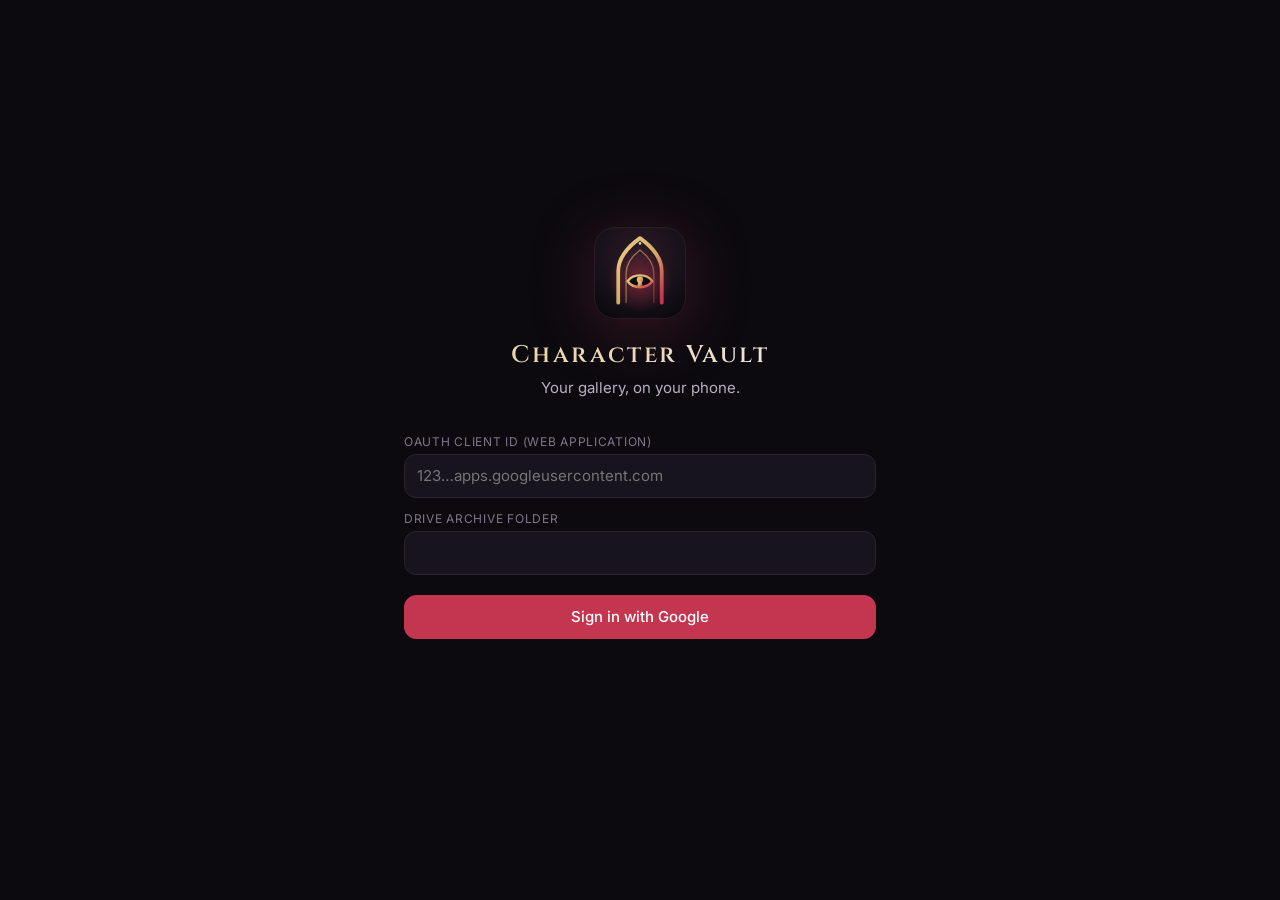
<file: index.html>
<!doctype html>
<html lang="en">
<head>
<meta charset="utf-8">
<meta name="viewport" content="width=device-width, initial-scale=1, viewport-fit=cover">
<meta name="theme-color" content="#0c0a0f">
<title>Character Vault</title>
<link rel="manifest" href="manifest.webmanifest">
<link rel="icon" href="icon-192.png">
<link rel="apple-touch-icon" href="icon-192.png">
<link rel="preconnect" href="https://fonts.googleapis.com">
<link href="https://fonts.googleapis.com/css2?family=Cinzel:wght@600&family=Inter:wght@400;500;600&display=swap" rel="stylesheet">
<script>
if (!window.CVNative) {
  const authScript = document.createElement("script");
  authScript.src = "https://accounts.google.com/gsi/client";
  authScript.async = true;
  document.head.appendChild(authScript);
}
</script>
<style>
:root{
  --bg0:#0c0a0f;--bg1:#121016;--bg2:#18141d;--bg3:#201b26;--bg4:#29222f;
  --border:#2a2330;--border2:#3b3243;--text:#efe9f2;--text2:#b8afc1;--text3:#7f768a;
  --accent:#c4364f;--accent2:#d84b65;--accent-soft:#3a1b24;--gold:#d4ac62;--ok:#4cc38a;--warn:#e5a84a;--danger:#ec5b5b;--ai:#a48bff;
  --r:14px;--safe-b:env(safe-area-inset-bottom,0px);--safe-t:env(safe-area-inset-top,0px);
}
*{box-sizing:border-box;-webkit-tap-highlight-color:transparent}
html,body{margin:0;background:var(--bg0);color:var(--text);font:15px/1.45 Inter,system-ui,sans-serif;overscroll-behavior-y:contain}
button,input,select,textarea{font:inherit;color:inherit}
button{cursor:pointer}
.hidden{display:none!important}
header.top{position:sticky;top:0;z-index:20;background:linear-gradient(var(--bg0) 75%,rgba(12,10,15,.85));padding:calc(10px + var(--safe-t)) 14px 8px;backdrop-filter:blur(8px)}
.brand{display:flex;align-items:center;gap:10px}
.brand img{width:30px;height:30px;border-radius:8px}
.brand h1{font:600 15px/1 Cinzel,serif;letter-spacing:.08em;margin:0;flex:1;white-space:nowrap;overflow:hidden;text-overflow:ellipsis}
.brand small{display:block;font:500 11px Inter;color:var(--text3);letter-spacing:0;margin-top:3px}
.icon-btn{width:38px;height:38px;border-radius:12px;border:1px solid var(--border);background:var(--bg2);display:grid;place-items:center;padding:0;flex:none}
.icon-btn svg{width:19px;height:19px;stroke:var(--text2);fill:none;stroke-width:1.8;stroke-linecap:round;stroke-linejoin:round}
.icon-btn.on{background:var(--accent-soft);border-color:var(--accent)}
.icon-btn.on svg{stroke:var(--accent2)}
.searchrow{display:flex;gap:8px;margin-top:10px}
.search{flex:1;display:flex;align-items:center;gap:8px;background:var(--bg2);border:1px solid var(--border);border-radius:12px;padding:0 12px;height:42px}
.search svg{width:17px;height:17px;stroke:var(--text3);fill:none;stroke-width:2;flex:none}
.search input{flex:1;background:none;border:0;outline:0;min-width:0}
.chips{display:flex;gap:6px;overflow-x:auto;padding:10px 0 2px;scrollbar-width:none}
.chips::-webkit-scrollbar{display:none}
.chip{flex:none;border:1px solid var(--border);background:var(--bg2);color:var(--text2);border-radius:999px;padding:6px 12px;font-size:13px;white-space:nowrap}
.chip.on{background:var(--accent);border-color:var(--accent);color:#fff}
.chip.x::after{content:" ×";opacity:.8}
main{padding:6px 10px calc(84px + var(--safe-b))}
.status{color:var(--text3);font-size:12.5px;padding:2px 4px 8px;display:flex;justify-content:space-between;gap:8px}
.grid{display:grid;grid-template-columns:repeat(auto-fill,minmax(108px,1fr));gap:6px}
.card{position:relative;aspect-ratio:4/5;border-radius:10px;overflow:hidden;background:var(--bg2);border:0;padding:0}
.card img{width:100%;height:100%;object-fit:cover;display:block;opacity:0;transition:opacity .25s}
.card img.ok{opacity:1}
.card .badge{position:absolute;top:5px;right:5px;font-size:11px;background:rgba(12,10,15,.72);border-radius:999px;padding:1px 6px;color:var(--gold)}
.card .ph{position:absolute;inset:0;display:grid;place-items:center;color:var(--text3);font-size:11px;padding:6px;text-align:center}
/* Never draw an image title over its pixels. Keep names in details and accessibility labels. */
.card .ph:has(+ img.ok){display:none}
.card.blur img{filter:blur(14px)}
.sentinel{height:40px}
.pending{margin:0 0 14px}
.pending .ph-head{display:flex;align-items:center;gap:8px;margin:2px 4px 8px;font-size:13px;color:var(--text2)}
.pending .ph-head b{color:var(--gold);font-weight:600}
.pending .row-scroll{display:flex;gap:6px;overflow-x:auto;scrollbar-width:none;padding-bottom:2px}
.pending .row-scroll::-webkit-scrollbar{display:none}
.pending .card{flex:none;width:96px;border:1px dashed var(--gold)}
.pending .card .badge{color:var(--gold);left:5px;right:auto}
.list{display:grid;grid-template-columns:repeat(auto-fill,minmax(150px,1fr));gap:10px}
.ent{background:var(--bg1);border:1px solid var(--border);border-radius:var(--r);overflow:hidden;text-align:left;padding:0}
.ent .cv{aspect-ratio:4/5;background:var(--bg2)}
.ent .cv img{width:100%;height:100%;object-fit:cover;display:block;opacity:0;transition:opacity .25s}
.ent .cv img.ok{opacity:1}
.ent b{display:block;padding:8px 10px 0;font-weight:600;font-size:14px;white-space:nowrap;overflow:hidden;text-overflow:ellipsis}
.ent span{display:block;padding:0 10px 9px;color:var(--text3);font-size:12px}
.section-title{display:flex;align-items:center;gap:10px;margin:6px 4px 12px}
.section-title h2{font:600 18px Cinzel,serif;margin:0;flex:1;letter-spacing:.04em}
nav.tabs{position:fixed;left:0;right:0;bottom:0;z-index:30;display:grid;grid-template-columns:repeat(7,1fr);background:rgba(18,16,22,.96);border-top:1px solid var(--border);padding:6px 4px calc(6px + var(--safe-b));backdrop-filter:blur(10px)}
nav.tabs button{background:none;border:0;display:flex;flex-direction:column;align-items:center;gap:3px;font-size:10px;color:var(--text3);padding:4px 0;min-width:0}
nav.tabs button span{max-width:100%;overflow:hidden;text-overflow:ellipsis;white-space:nowrap}
nav.tabs svg{width:22px;height:22px;stroke:currentColor;fill:none;stroke-width:1.8;stroke-linecap:round;stroke-linejoin:round}
nav.tabs button.on{color:var(--accent2)}
nav.tabs .add{color:#fff}
nav.tabs .add span.ic{background:var(--accent);width:44px;height:30px;border-radius:12px;display:grid;place-items:center}
.sheet{position:fixed;inset:0;z-index:50;background:var(--bg0);overflow-y:auto;-webkit-overflow-scrolling:touch}
.sheet .bar{position:sticky;top:0;z-index:2;display:flex;align-items:center;gap:8px;padding:calc(8px + var(--safe-t)) 10px 8px;background:rgba(12,10,15,.9);backdrop-filter:blur(8px)}
.sheet .bar .t{flex:1;font-weight:600;white-space:nowrap;overflow:hidden;text-overflow:ellipsis}
.viewer{position:relative;background:#000;height:62vh;overflow:auto;display:flex;align-items:center;justify-content:center;touch-action:pan-x pan-y pinch-zoom}
.viewer img{max-width:100%;max-height:100%;object-fit:contain;transition:transform .2s}
.viewer.zoom{display:block}
.viewer.zoom img{max-width:none;max-height:none;width:250%}
.viewer .spin{position:absolute;bottom:10px;left:50%;transform:translateX(-50%);font-size:12px;color:var(--text2);background:rgba(0,0,0,.5);padding:3px 10px;border-radius:999px}
.info{padding:14px 14px calc(30px + var(--safe-b))}
.info h3{font-size:18px;margin:0 0 4px;display:flex;gap:8px;align-items:flex-start}
.info h3 span{flex:1}
.meta{color:var(--text3);font-size:12.5px;margin-bottom:12px}
.row{display:flex;gap:8px;align-items:center;flex-wrap:wrap;margin:10px 0}
.stars button{background:none;border:0;padding:2px;font-size:24px;line-height:1;color:var(--border2)}
.stars button.on{color:var(--gold)}
.fav{font-size:22px;background:var(--bg2);border:1px solid var(--border);border-radius:12px;height:40px;min-width:44px}
.fav.on{background:var(--accent-soft);border-color:var(--accent)}
.lbl{font-size:11px;letter-spacing:.08em;color:var(--text3);text-transform:uppercase;margin:16px 0 6px}
.tagwrap{display:flex;flex-wrap:wrap;gap:6px}
.tag{border:1px solid var(--border);background:var(--bg2);border-radius:999px;padding:4px 10px;font-size:12.5px;color:var(--text2)}
.tag.p{border-color:var(--accent);color:var(--text)}
.tag.t{border-color:#2f5a49;color:#bfe9d6}
.desc{color:var(--text2);font-size:14px;white-space:pre-wrap}
textarea,input.txt,select{width:100%;background:var(--bg2);border:1px solid var(--border);border-radius:12px;padding:10px 12px;outline:0}
textarea{min-height:76px;resize:vertical}
.btn{border:1px solid var(--border2);background:var(--bg3);border-radius:12px;padding:10px 14px;font-weight:500;display:inline-flex;align-items:center;gap:8px}
.btn.primary{background:var(--accent);border-color:var(--accent);color:#fff}
.btn svg{width:18px;height:18px;flex:none;stroke:currentColor;fill:none;stroke-width:1.8;stroke-linecap:round;stroke-linejoin:round}
a.btn{color:var(--text);text-decoration:none}
label.btn{cursor:pointer}
.btn.wide{width:100%;justify-content:center}
.btn:disabled{opacity:.5}
.panel{background:var(--bg1);border:1px solid var(--border);border-radius:var(--r);padding:16px;margin-bottom:14px}
.panel h4{margin:0 0 6px;font-size:15px}
.muted{color:var(--text3);font-size:13px}
.up{display:flex;gap:10px;align-items:center;padding:8px 0;border-bottom:1px solid var(--border)}
.up img{width:48px;height:48px;border-radius:8px;object-fit:cover;background:var(--bg2)}
.up .n{flex:1;min-width:0}
.up .n b{display:block;font-weight:500;font-size:13.5px;white-space:nowrap;overflow:hidden;text-overflow:ellipsis}
.up progress{width:100%;height:5px;accent-color:var(--accent)}
.toast{position:fixed;left:50%;bottom:calc(86px + var(--safe-b));transform:translateX(-50%);z-index:80;background:var(--bg4);border:1px solid var(--border2);padding:10px 16px;border-radius:12px;font-size:13.5px;max-width:92vw;box-shadow:0 8px 30px rgba(0,0,0,.5)}
.banner{background:var(--accent-soft);border:1px solid var(--accent);border-radius:12px;padding:10px 12px;margin:0 0 10px;display:flex;gap:10px;align-items:center;font-size:13.5px}
.banner span{flex:1}
.filters label{display:block;margin:12px 0 4px;font-size:12px;color:var(--text3);letter-spacing:.06em;text-transform:uppercase}
.switch{display:flex;align-items:center;justify-content:space-between;gap:10px;padding:10px 0}
.switch input{width:22px;height:22px;accent-color:var(--accent)}
.empty{color:var(--text3);text-align:center;padding:50px 20px}
.login{min-height:100vh;display:flex;flex-direction:column;justify-content:center;padding:24px;max-width:520px;margin:0 auto}
.login img{width:84px;height:84px;border-radius:20px;margin:0 auto 16px;display:block}
.login h1{font:600 24px Cinzel,serif;text-align:center;letter-spacing:.1em;margin:0 0 6px}
.login p{color:var(--text2);text-align:center;margin:0 0 22px}
.login label{display:block;font-size:12px;color:var(--text3);margin:12px 0 4px;letter-spacing:.06em;text-transform:uppercase}
@media(min-width:700px){.grid{grid-template-columns:repeat(auto-fill,minmax(150px,1fr))}.viewer{height:70vh}}

/* Ultimate statistics: responsive and touch-friendly, no external chart engine. */
.viz-kpis{display:grid;grid-template-columns:repeat(2,minmax(0,1fr));gap:9px;margin-bottom:14px}
.viz-kpi{background:var(--bg2);border:1px solid var(--border);border-radius:13px;padding:14px}
.viz-kpi strong{display:block;font-size:24px;letter-spacing:-.04em;font-variant-numeric:tabular-nums}
.viz-kpi span{font-size:11px;color:var(--text3);text-transform:uppercase;letter-spacing:.04em}
.viz-sub{color:var(--text3);font-size:12px;margin:4px 0 12px}
.viz-grid{display:grid;gap:12px;grid-template-columns:minmax(0,1fr)}
.viz-bar{display:grid;grid-template-columns:minmax(66px,105px) minmax(0,1fr) 40px;gap:7px;align-items:center;width:100%;padding:10px 1px;border:0;border-bottom:1px solid var(--border);background:transparent;text-align:left;font-size:12px;color:var(--text2)}
.viz-bar:active{opacity:.7}
.viz-bar .viz-track{height:11px;border-radius:9px;overflow:hidden;background:var(--bg4)}
.viz-bar .viz-fill{display:block;height:100%;border-radius:9px;background:linear-gradient(90deg,var(--accent),var(--gold))}
.viz-bar b{text-align:right;font-variant-numeric:tabular-nums;color:var(--text)}
.viz-donut{width:155px;height:155px;margin:8px auto;border-radius:50%;display:grid;place-items:center}
.viz-donut .center{width:113px;height:113px;border-radius:50%;background:var(--bg1);display:flex;align-items:center;justify-content:center;flex-direction:column}
.viz-donut strong{font-size:28px}
.viz-legend{display:flex;gap:6px;flex-wrap:wrap;justify-content:center}
.viz-legend span{font-size:11px;color:var(--text2)}
.viz-legend i{display:inline-block;width:8px;height:8px;border-radius:2px;margin-right:4px}
.viz-matrix{display:grid;gap:4px;overflow-x:auto;font-size:11px}
.viz-matrix button{min-height:32px;border:1px solid var(--border);border-radius:7px;font-weight:600;min-width:0}
.viz-matrix .viz-head{text-align:center;overflow:hidden;text-overflow:ellipsis;white-space:nowrap;color:var(--text2);font-size:10px;align-self:center}
.viz-matrix .viz-row-head{text-align:right;padding-right:5px;overflow:hidden;text-overflow:ellipsis;white-space:nowrap}
.viz-timeline{width:100%;height:auto;display:block;min-height:124px;max-height:220px}
@media(min-width:780px){.viz-kpis{grid-template-columns:repeat(4,1fr)}.viz-grid{grid-template-columns:minmax(0,1.4fr) minmax(240px,1fr)}}
</style>
<link rel="stylesheet" href="ui72.css">
</head>
<body>
<div id="app"></div>
<script>
"use strict";
/* ============================================================= costanti e stato */
const SCOPE = "https://www.googleapis.com/auth/drive";
const API = "https://www.googleapis.com/drive/v3";
const UPLOAD = "https://www.googleapis.com/upload/drive/v3";
const DEFAULT_ROOT = "";
const INDEX_NAME = "indice_web.json.gz";
const PAGE = 120;
const GROUPS = {donna: "Women", uomo: "Men", altro: "Creatures and others"};

const S = {
  token: null, tokenExp: 0, tokenClient: null, pendingLogin: null,
  folders: null, index: null, byId: new Map(), entById: new Map(), thingById: new Map(), hay: new Map(),
  ops: load("cv_ops", []), query: "", filters: load("cv_filters", {}), view: "gallery", list: [], shown: 0,
  statsFilters: load("cv_v7_stats_filters", {hair_color:"black",eye_color:"green",logic:"AND"}),
  packs: new Map(), packOrder: [], packWait: new Map(), detailList: [], blurExplicit: load("cv_blur", false),
  pending: [], localUploads: new Map(),
};
function load(k, d){ try { const v = localStorage.getItem(k); return v ? JSON.parse(v) : d; } catch(e){ return d; } }
function save(k, v){ try { localStorage.setItem(k, JSON.stringify(v)); } catch(e){} }
const $ = (sel, root=document) => root.querySelector(sel);
function esc(s){ return String(s ?? "").replace(/[&<>"']/g, c => ({"&":"&amp;","<":"&lt;",">":"&gt;",'"':"&quot;","'":"&#39;"}[c])); }
function displayLabel(value){ return S.index?.labels?.[value] || value; }
function norm(s){ return String(s || "").normalize("NFD").replace(/[̀-ͯ]/g, "").toLowerCase(); }
function folderId(text){ const m = String(text||"").match(/\/folders\/([A-Za-z0-9_-]{10,})/) || String(text||"").match(/[?&]id=([A-Za-z0-9_-]{10,})/); return m ? m[1] : (/^[A-Za-z0-9_-]{10,}$/.test(String(text||"").trim()) ? String(text).trim() : ""); }
function toast(text, ms=3200){ const t = document.createElement("div"); t.className = "toast"; t.textContent = text; document.body.appendChild(t); setTimeout(() => t.remove(), ms); }
const ICONS = {
  grid:'<rect x="3" y="3" width="7" height="7" rx="1.6"/><rect x="14" y="3" width="7" height="7" rx="1.6"/><rect x="3" y="14" width="7" height="7" rx="1.6"/><rect x="14" y="14" width="7" height="7" rx="1.6"/>',
  users:'<circle cx="9" cy="8" r="3.5"/><path d="M2.5 20c0-3.6 2.9-6 6.5-6s6.5 2.4 6.5 6"/><path d="M16 4.5a3.5 3.5 0 0 1 0 7M18 14c2.2.6 3.5 2.6 3.5 6"/>',
  layers:'<path d="m12 3 9 5-9 5-9-5z"/><path d="m3 13 9 5 9-5"/>',
  plus:'<path d="M12 5v14M5 12h14"/>', cog:'<circle cx="12" cy="12" r="3"/><path d="M19.4 15a1.7 1.7 0 0 0 .3 1.8l.1.1a2 2 0 1 1-2.8 2.8l-.1-.1a1.7 1.7 0 0 0-1.8-.3 1.7 1.7 0 0 0-1 1.5V21a2 2 0 1 1-4 0v-.1a1.7 1.7 0 0 0-1.1-1.5 1.7 1.7 0 0 0-1.8.3l-.1.1a2 2 0 1 1-2.8-2.8l.1-.1a1.7 1.7 0 0 0 .3-1.8 1.7 1.7 0 0 0-1.5-1H3a2 2 0 1 1 0-4h.1a1.7 1.7 0 0 0 1.5-1.1 1.7 1.7 0 0 0-.3-1.8l-.1-.1a2 2 0 1 1 2.8-2.8l.1.1a1.7 1.7 0 0 0 1.8.3H9a1.7 1.7 0 0 0 1-1.5V3a2 2 0 1 1 4 0v.1a1.7 1.7 0 0 0 1 1.5 1.7 1.7 0 0 0 1.8-.3l.1-.1a2 2 0 1 1 2.8 2.8l-.1.1a1.7 1.7 0 0 0-.3 1.8V9a1.7 1.7 0 0 0 1.5 1H21a2 2 0 1 1 0 4h-.1a1.7 1.7 0 0 0-1.5 1z"/>',
  search:'<circle cx="11" cy="11" r="7"/><path d="m20 20-3.5-3.5"/>', filter:'<path d="M3 5h18l-7 8v6l-4 2v-8z"/>',
  back:'<path d="M15 5l-7 7 7 7"/>', refresh:'<path d="M20 11a8 8 0 0 0-14.6-4.5L3 9"/><path d="M3 4v5h5"/><path d="M4 13a8 8 0 0 0 14.6 4.5L21 15"/><path d="M21 20v-5h-5"/>',
  download:'<path d="M12 3v12"/><path d="m7 10 5 5 5-5"/><path d="M4 17v2a2 2 0 0 0 2 2h12a2 2 0 0 0 2-2v-2"/>', edit:'<path d="M4 20h4L19 9l-4-4L4 16z"/>',
  ext:'<path d="M14 4h6v6"/><path d="M20 4 10 14"/><path d="M19 14v5a1 1 0 0 1-1 1H5a1 1 0 0 1-1-1V6a1 1 0 0 1 1-1h5"/>', camera:'<path d="M4 8h3l2-3h6l2 3h3v11H4z"/><circle cx="12" cy="13" r="3.5"/>',
  image:'<rect x="3" y="4" width="18" height="16" rx="2"/><circle cx="8.5" cy="9.5" r="1.5"/><path d="m21 16-5-5-9 9"/>',
};
const ico = n => `<svg viewBox="0 0 24 24">${ICONS[n]}</svg>`;
// Logo inside the page (7.2): never a broken image, animated on the welcome/loading screens.
let logoSeq = 0;
function logoSvg(size, cls=""){
  const n = ++logoSeq, g = "cvlg" + n, bg = "cvlb" + n, gl = "cvlw" + n;
  return `<svg class="cv-logo ${cls}" width="${size}" height="${size}" viewBox="0 0 512 512" aria-hidden="true">
    <defs><linearGradient id="${g}" x1="0" y1="0" x2=".9" y2="1"><stop offset="0" stop-color="#ead08f"/><stop offset=".55" stop-color="#d4ac62"/><stop offset="1" style="stop-color:var(--accent)"/></linearGradient>
      <radialGradient id="${bg}" cx=".5" cy=".3" r=".8"><stop offset="0" stop-color="#2d1a26"/><stop offset=".7" stop-color="#140f17"/><stop offset="1" stop-color="#0a080c"/></radialGradient>
      <radialGradient id="${gl}" cx=".5" cy=".58" r=".35"><stop offset="0" style="stop-color:var(--accent)" stop-opacity=".5"/><stop offset="1" style="stop-color:var(--accent)" stop-opacity="0"/></radialGradient></defs>
    <rect x="12" y="12" width="488" height="488" rx="112" fill="url(#${bg})"/>
    <rect class="lg-glow" x="12" y="12" width="488" height="488" rx="112" fill="url(#${gl})"/>
    <rect x="13.5" y="13.5" width="485" height="485" rx="110" fill="none" stroke="#3b2a36" stroke-width="3"/>
    <path class="lg-draw" pathLength="1" d="M140 414 V246 C140 166 198 112 256 70 C314 112 372 166 372 246 V414" fill="none" stroke="url(#${g})" stroke-width="20" stroke-linejoin="round" stroke-linecap="round"/>
    <path class="lg-draw lg-d2" pathLength="1" d="M182 414 V258 C182 204 218 162 256 133 C294 162 330 204 330 258 V414" fill="none" stroke="url(#${g})" stroke-width="7" stroke-opacity=".55"/>
    <path class="lg-draw lg-d3" pathLength="1" d="M112 414 H400" fill="none" stroke="url(#${g})" stroke-width="20" stroke-linecap="round"/>
    <g class="lg-eye"><path d="M190 300 C220 258 292 258 322 300 C292 342 220 342 190 300 Z" fill="#0d0a10" stroke="url(#${g})" stroke-width="13" stroke-linejoin="round"/>
      <circle cx="256" cy="292" r="17" fill="url(#${g})"/><path d="M248 298 L242 326 H270 L264 298 Z" fill="url(#${g})"/></g>
    <circle class="lg-star" cx="256" cy="98" r="7" fill="#ead08f"/></svg>`;
}

/* ============================================================= accesso Google */
// Dentro l'app Android (CVNative): accesso con l'account del telefono, senza ID client da incollare.
const NATIVE = !!window.CVNative;
function clientId(){ return NATIVE ? "android" : (localStorage.getItem("cv_client_id") || ""); }
function rootId(){ return folderId(localStorage.getItem("cv_root") || DEFAULT_ROOT); }
function restoreToken(){
  try { const t = JSON.parse(sessionStorage.getItem("cv_token") || "null"); if (t && t.exp > Date.now()) { S.token = t.v; S.tokenExp = t.exp; } } catch(e){}
}
function initAuth(){
  if (S.tokenClient || !window.google?.accounts?.oauth2 || !clientId()) return !!S.tokenClient;
  S.tokenClient = google.accounts.oauth2.initTokenClient({
    client_id: clientId(), scope: SCOPE,
    callback: r => {
      const p = S.pendingLogin; S.pendingLogin = null;
      if (r.error) { p?.rej(new Error(r.error_description || r.error)); return; }
      S.token = r.access_token; S.tokenExp = Date.now() + (Number(r.expires_in || 3600) - 90) * 1000;
      try { sessionStorage.setItem("cv_token", JSON.stringify({v: S.token, exp: S.tokenExp})); } catch(e){}
      localStorage.setItem("cv_logged", "1");
      p?.res();
    },
    error_callback: e => { const p = S.pendingLogin; S.pendingLogin = null; p?.rej(new Error(e?.message || e?.type || "sign-in canceled")); },
  });
  return true;
}
function setToken(value, seconds){
  S.token = value; S.tokenExp = Date.now() + Math.max(60, Number(seconds || 3000) - 90) * 1000;
  try { sessionStorage.setItem("cv_token", JSON.stringify({v: S.token, exp: S.tokenExp})); } catch(e){}
  localStorage.setItem("cv_logged", "1");
}
let nativeWait = null;
window.__cvNativeToken = (token, seconds, error) => {
  const p = nativeWait; nativeWait = null;
  if (token) { setToken(token, seconds); p?.res(); } else p?.rej(new Error(error === "consent_required" ? "Google sign-in is required" : (error || "sign-in failed")));
};
function nativeLogin(interactive){
  if (nativeWait) return nativeWait.promise;
  let res, rej; const promise = new Promise((a, b) => { res = a; rej = b; });
  nativeWait = {res, rej, promise};
  window.CVNative.requestToken(!!interactive);
  return promise;
}
function login(prompt=""){
  if (NATIVE) return nativeLogin(prompt !== "");
  return new Promise((res, rej) => {
    if (!initAuth()) { rej(new Error("Google sign-in service has not loaded")); return; }
    S.pendingLogin = {res, rej};
    S.tokenClient.requestAccessToken({prompt});
  });
}
class AuthNeeded extends Error {}
async function api(url, opts={}, raw=false, retried=false){
  if (!S.token || Date.now() > S.tokenExp) {
    // Nell'app il token si rinnova da solo, in silenzio; nel browser serve un tocco su «Reconnect».
    if (NATIVE) { try { await nativeLogin(false); } catch(e) { showReconnect(); throw new AuthNeeded("session expired"); } }
    else { showReconnect(); throw new AuthNeeded("session expired"); }
  }
  const headers = Object.assign({Authorization: "Bearer " + S.token}, opts.headers || {});
  const r = await fetch(url, Object.assign({}, opts, {headers}));
  if (r.status === 401) {
    if (NATIVE && !retried) { window.CVNative.invalidateToken(S.token); S.token = null; return api(url, opts, raw, true); }
    S.token = null; showReconnect(); throw new AuthNeeded("session expired");
  }
  if (!r.ok && !raw) { let m = r.status + ""; try { m = (await r.json()).error.message || m; } catch(e){} throw new Error("Drive: " + m); }
  return r;
}
async function apiJson(url, opts){ return (await api(url, opts)).json(); }
function showReconnect(){
  if ($("#reconnect")) return;
  const b = document.createElement("div");
  b.id = "reconnect"; b.className = "banner"; b.style.cssText = "position:fixed;top:calc(8px + var(--safe-t));left:10px;right:10px;z-index:90";
  b.innerHTML = `<span>Google session expired.</span><button class="btn primary">Reconnect</button>`;
  b.querySelector("button").onclick = async () => { try { await login(NATIVE ? "consent" : ""); b.remove(); toast("Reconnected"); render(); } catch(e){ toast(e.message); } };
  document.body.appendChild(b);
}

/* 9.1: images and videos counted separately everywhere a total is shown */
function mediaCount(list){
  const v = (list || []).filter(x => x.mt === "video").length, n = (list || []).length - v;
  const f = x => x.toLocaleString("en-US");
  return `${f(n)} ${n === 1 ? "image" : "images"} · ${f(v)} ${v === 1 ? "video" : "videos"}`;
}
/* ============================================================= Drive */
async function children(parent, name, folders, fresh=false){
  let q = `'${parent}' in parents and trashed=false`;
  if (name) q += ` and name='${name.replace(/'/g, "\\'")}'`;
  if (folders === true) q += " and mimeType='application/vnd.google-apps.folder'";
  const p = new URLSearchParams({q, fields: "files(id,name,modifiedTime,size,version)", pageSize: "100", supportsAllDrives: "true", includeItemsFromAllDrives: "true"});
  return (await apiJson(`${API}/files?${p}`, fresh ? {cache: "no-store"} : undefined)).files || [];
}
async function media(id){ return (await api(`${API}/files/${id}?alt=media&supportsAllDrives=true`)).arrayBuffer(); }
async function resolveFolders(){
  if (S.folders) return S.folders;
  const root = rootId();
  const web = (await children(root, "web", true))[0];
  if (!web) throw new Error("The archive has no web index yet. Open Character Vault on the desktop and wait for its first publication.");
  const mod = (await children(web.id, "modifiche", true))[0];
  S.folders = {root, web: web.id, modifiche: mod ? mod.id : ""};
  return S.folders;
}
async function gunzipJson(buf){
  const stream = new Blob([buf]).stream().pipeThrough(new DecompressionStream("gzip"));
  return JSON.parse(await new Response(stream).text());
}

/* ============================================================= indice */
async function loadIndex(force=false){
  const f = await resolveFolders();
  const file = (await children(f.web, INDEX_NAME, false, NATIVE))[0];
  if (!file) throw new Error("The desktop has not published an index yet.");
  const cache = await caches.open("cv-data");
  const key = "https://cv.local/index";
  const hit = await cache.match(key);
  // On Android, a Drive index can be overwritten under the same file ID.
  // Compare Drive's file version as well as its modification timestamp to
  // prevent a stale WebView cache from hiding newly published photographs.
  const revision = [file.id, file.version || "", file.modifiedTime || "", file.size || ""].join(":");
  const same = NATIVE ? hit?.headers.get("x-drive-revision") === revision
                      : hit?.headers.get("x-mod") === file.modifiedTime;
  if (!force && hit && same) {
    setIndex(await hit.json());
    return false;
  }
  const data = await gunzipJson(await media(file.id));
  await cache.put(key, new Response(JSON.stringify(data), {headers: {"x-mod": file.modifiedTime, "x-drive-revision": revision, "content-type": "application/json"}}));
  setIndex(data);
  return true;
}
async function loadCachedIndex(){
  try { const hit = await (await caches.open("cv-data")).match("https://cv.local/index"); if (hit) { setIndex(await hit.json()); return true; } } catch(e){}
  return false;
}
function setIndex(data){
  S.index = data;
  if (NATIVE) { try { window.CVNative.setContext(data.inbox || ""); } catch(e){} }
  S.byId = new Map(data.images.map(x => [x.i, x]));
  S.subjectById = new Map((data.subjects||[]).map(x=>[x.id,x]));
  S.entById = new Map(data.entities.map(x => [x.id, x]));
  S.thingById = new Map(data.things.map(x => [x.id, x]));
  // modifiche già applicate dal PC (indice generato dopo l'invio) non servono più
  S.ops = S.ops.filter(o => !(o.sent && data.generated_ts > o.sentAt + 180));
  save("cv_ops", S.ops);
  applyOverlay();
  S.hay = new Map();
}
function applyOverlay(){
  for (const o of S.ops) {
    if (o.image && S.byId.has(o.image)) {
      const it = S.byId.get(o.image);
      if (o.op === "favorite") it.fav = o.value ? 1 : 0;
      if (o.op === "rating") it.r = o.value;
      if (o.op === "notes") it.n = o.value;
      if (o.op === "title") it.t = o.value;
    }
    if (o.op === "entity_name" && S.entById.has(o.entity)) S.entById.get(o.entity).name = o.value || S.entById.get(o.entity).name;
    if (o.op === "thing_name" && S.thingById.has(o.thing)) S.thingById.get(o.thing).name = o.value || S.thingById.get(o.thing).name;
  }
}
function haystack(it){
  let h = S.hay.get(it.i);
  if (h === undefined) {
    const names = (it.e || []).map(id => S.entById.get(id)?.name || "").join(" ") + " " + (it.th || []).map(id => S.thingById.get(id)?.name || "").join(" ");
    h = norm([it.t, it.f, it.c, it.sc, it.s, it.st, it.cr, (it.tg || []).join(" "), it.d, it.n, names, it.i].join(" "));
    S.hay.set(it.i, h);
  }
  return h;
}

/* ============================================================= foto awaiting desktop processing */
// Le foto caricate (da questo o da un altro telefono) restano nella cartella di origine finché un PC non le
// importa: si mostrano subito, poi diventano records complete quando il PC ripubblica l'indice.
async function loadPending(){
  const inbox = S.index?.inbox;
  if (!inbox) { S.pending = []; return; }
  const p = new URLSearchParams({q: `'${inbox}' in parents and trashed=false and (mimeType contains 'image/' or mimeType contains 'video/')`,
    fields: "files(id,name,mimeType,createdTime,thumbnailLink,size)", orderBy: "createdTime desc", pageSize: "200",
    supportsAllDrives: "true", includeItemsFromAllDrives: "true"});
  try {
    // Already imported by the desktop (complete record in the gallery): do not list them twice.
    const done = new Set(S.index?.inbox_done || []);
    S.pending = ((await apiJson(`${API}/files?${p}`)).files || []).filter(f => !done.has(f.id));
  }
  catch(e) { if (!(e instanceof AuthNeeded)) S.pending = S.pending || []; }
}
async function pendingSrc(f){
  if (S.localUploads.has(f.id)) return S.localUploads.get(f.id);
  if (f.thumbnailLink) return f.thumbnailLink.replace(/=s\d+$/, "=s400");
  const u = URL.createObjectURL(new Blob([await media(f.id)])); S.localUploads.set(f.id, u); return u;
}
function pendingHtml(){
  if (!S.pending.length || S.query || activeFilterChips().length) return "";
  return `<section class="pending"><div class="ph-head">⏳ <b>${S.pending.length} awaiting desktop processing</b><span class="muted">· complete records appear after desktop processing</span></div>
    <div class="row-scroll">${S.pending.map(f => `<button class="card" data-pending="${esc(f.id)}">${(f.mimeType || "").startsWith("video/") ? '<div class="ph">▶ Video</div>' : `<img alt="" data-pid="${esc(f.id)}">`}<span class="badge">⏳</span></button>`).join("")}</div></section>`;
}
function bindPending(){
  document.querySelectorAll("img[data-pid]").forEach(img => {
    const f = S.pending.find(x => x.id === img.dataset.pid); if (!f) return;
    pendingSrc(f).then(u => { img.src = u; img.onload = () => img.classList.add("ok");
      img.onerror = async () => { if (img.dataset.retry) return; img.dataset.retry = "1"; f.thumbnailLink = ""; try { img.src = await pendingSrc(f); } catch(e){} }; }).catch(() => {});
  });
  document.querySelectorAll("[data-pending]").forEach(b => b.onclick = () => openPending(b.dataset.pending));
}
function openPending(id){
  const f = S.pending.find(x => x.id === id); if (!f) return;
  const d = document.createElement("div"); d.className = "sheet"; d.id = "detail";
  d.innerHTML = `<div class="bar"><button class="icon-btn" id="pback">${ico("back")}</button><div class="t">${esc(f.name)}</div></div>
    <div class="viewer"><img id="pimg" alt=""><div class="spin" id="pspin">loading…</div></div>
    <div class="info"><h3><span>${esc(f.name)}</span></h3>
      <div class="meta">Uploaded on ${new Date(f.createdTime).toLocaleString("en-US")}${f.size ? ` · ${f.size >= 1e6 ? (f.size / 1e6).toFixed(1) + " MB" : Math.max(1, Math.round(f.size / 1e3)) + " KB"}` : ""}</div>
      <div class="banner"><span>⏳ Awaiting desktop processing: when Character Vault opens on a desktop, the asset is imported, recognized and described by Codex, then appears here as a complete record.</span></div></div>`;
  document.body.appendChild(d); document.body.style.overflow = "hidden";
  history.pushState({detail: id}, "");
  $("#pback").onclick = () => history.back();
  if ((f.mimeType || "").startsWith("video/")) {
    if (S.localUploads.has(f.id)) {
      $("#pimg").outerHTML = '<video id="pvideo" controls playsinline style="max-width:100%;max-height:70vh"></video>';
      $("#pvideo").src = S.localUploads.get(f.id);
      $("#pspin")?.remove();
    } else {
      $("#pspin").remove();
      const viewer = d.querySelector(".viewer");
      viewer.insertAdjacentHTML("beforeend", playOverlay());
      $("#vplay").onclick = () => playVideo(f.id, f.name, viewer);
    }
    return;
  }
  const show = u => { $("#pimg").src = u; $("#pspin")?.remove(); };
  if (S.localUploads.has(f.id)) show(S.localUploads.get(f.id));
  else media(f.id).then(buf => { const u = URL.createObjectURL(new Blob([buf])); S.localUploads.set(f.id, u); show(u); })
    .catch(() => { const s = $("#pspin"); if (s) s.textContent = "preview unavailable"; });
}

// Foto inviate dal ritaglio nativo o da «Condividi»: compaiono subito tra quelle in attesa.
window.__cvNativeUploaded = async n => {
  toast(`${n} ${n === 1 ? "photo added" : "photos added"}: awaiting desktop processing`);
  await loadPending(); if (location.hash.startsWith("#/add")) go("#/"); else render();
};

/* ============================================================= riproduzione video */
// App Android: player nativo che trasmette da Drive (salto avanti/indietro, nessun download completo).
// Browser: il video viene scaricato e poi riprodotto nella pagina (i video lunghi richiedono tempo e dati).
async function playVideo(fileId, title, container){
  if (NATIVE && window.CVNative.playVideo) { window.CVNative.playVideo(fileId, title || "Video"); return; }
  container.innerHTML = `<div class="spin" id="vprog">downloading video…</div>`;
  try {
    const r = await api(`${API}/files/${fileId}?alt=media&supportsAllDrives=true`);
    const total = Number(r.headers.get("content-length") || 0);
    const reader = r.body.getReader(); const parts = []; let got = 0;
    for (;;) {
      const {done, value} = await reader.read(); if (done) break;
      parts.push(value); got += value.length;
      const p = $("#vprog"); if (p) p.textContent = total ? `download ${Math.round(got / total * 100)}% · ${(got / 1e6).toFixed(1)} MB` : `download ${(got / 1e6).toFixed(1)} MB`;
    }
    const url = URL.createObjectURL(new Blob(parts, {type: r.headers.get("content-type") || "video/mp4"}));
    detailUrls.push(url);
    container.innerHTML = `<video controls autoplay playsinline style="max-width:100%;max-height:100%"></video>`;
    const v = container.querySelector("video"); v.src = url;
    v.onerror = () => { container.innerHTML = `<div class="spin">the browser cannot play this format. Use Download original, or Convert to MP4 on the desktop</div>`; };
  } catch(e) { container.innerHTML = `<div class="spin">${esc(e.message)}</div>`; }
}
function playOverlay(){
  return `<button class="btn primary" id="vplay" style="position:absolute;left:50%;top:50%;transform:translate(-50%,-50%);font-size:17px;padding:14px 22px;box-shadow:0 6px 24px rgba(0,0,0,.6)">▶ Play</button>`;
}

/* ============================================================= modifiche dal telefono */
async function queueOp(op){
  op.at = Date.now() / 1000; op.sent = false;
  S.ops.push(op); save("cv_ops", S.ops); applyOverlay(); S.hay.delete(op.image);
  await flushOps();
}
async function flushOps(){
  const todo = S.ops.filter(o => !o.sent);
  if (!todo.length) return;
  try {
    const f = await resolveFolders();
    if (!f.modifiche) throw new Error("The archive changes folder is missing");
    const body = JSON.stringify(todo.map(({sent, sentAt, ...o}) => o));
    const name = `${Math.floor(Date.now()/1000)}_${Math.random().toString(36).slice(2,8)}.json`;
    await uploadSmall(new Blob([body], {type: "application/json"}), name, f.modifiche);
    const now = Date.now() / 1000;
    todo.forEach(o => { o.sent = true; o.sentAt = now; });
    save("cv_ops", S.ops);
  } catch(e) {
    if (!(e instanceof AuthNeeded)) toast("Edit saved on this device; it will be sent when the connection is available");
  }
}
async function uploadSmall(blob, name, parent){
  const boundary = "cv" + Math.random().toString(36).slice(2);
  const meta = JSON.stringify({name, parents: [parent]});
  const body = new Blob([`--${boundary}\r\nContent-Type: application/json; charset=UTF-8\r\n\r\n${meta}\r\n--${boundary}\r\nContent-Type: ${blob.type || "application/octet-stream"}\r\n\r\n`, blob, `\r\n--${boundary}--`]);
  return apiJson(`${UPLOAD}/files?uploadType=multipart&supportsAllDrives=true&fields=id`, {method: "POST", headers: {"Content-Type": `multipart/related; boundary=${boundary}`}, body});
}
function uploadLarge(file, parent, onProgress){
  return new Promise(async (resolve, reject) => {
    try {
      const init = await api(`${UPLOAD}/files?uploadType=resumable&supportsAllDrives=true&fields=id`, {
        method: "POST", headers: {"Content-Type": "application/json; charset=UTF-8", "X-Upload-Content-Type": file.type || "application/octet-stream", "X-Upload-Content-Length": String(file.size)},
        body: JSON.stringify({name: file.name || `photo_${Date.now()}.jpg`, parents: [parent]})});
      const location = init.headers.get("Location");
      if (!location) { // intestazione non esposta: caricamento in un'unica richiesta
        resolve(await uploadSmall(file, file.name || `photo_${Date.now()}.jpg`, parent)); onProgress(1); return;
      }
      const xhr = new XMLHttpRequest();
      xhr.open("PUT", location);
      xhr.upload.onprogress = e => e.lengthComputable && onProgress(e.loaded / e.total);
      xhr.onload = () => xhr.status < 300 ? resolve(JSON.parse(xhr.responseText || "{}")) : reject(new Error("upload: HTTP " + xhr.status));
      xhr.onerror = () => reject(new Error("network unavailable"));
      xhr.send(file);
    } catch(e) { reject(e); }
  });
}

/* ============================================================= visualizzazione dettaglio */
function loadDetailImage(it, img, spin){
  // Cropped cards (k) and original/preview media (p/o) are uploaded independently.
  // An already published crop is usable even when the full-resolution file has
  // not reached Drive. Original media still takes priority once available.
  const big = it.p || (it.mt === "video" ? "" : it.o);
  let cropped = "";
  const status = message => { if (spin?.isConnected) spin.textContent = message; };
  const show = (url, full=false) => {
    if (!img.isConnected || !url || (!full && img.dataset.big)) return;
    if (full) img.dataset.big = "1";
    img.onload = () => { if (img.isConnected && spin?.isConnected) spin.remove(); };
    img.onerror = () => {
      if (full) {
        // A bad remote preview must not hide a valid cropped thumbnail.
        delete img.dataset.big;
        if (cropped) { show(cropped); return; }
      }
      status(big ? "Remote image unavailable — try Refresh" : "Waiting for desktop to publish preview to Drive");
    };
    img.src = url;
  };
  thumbUrl(it).then(url => {
    if (!url) { if (!big) status("Waiting for desktop to publish preview to Drive"); return; }
    if (!img.isConnected) {
      if (url.startsWith("blob:")) URL.revokeObjectURL(url);
      return;
    }
    detailUrls.push(url);
    cropped = url;
    if (!img.dataset.big) show(url);
  }).catch(() => { if (!big) status("Preview download failed — try Refresh"); });
  if (big) {
    media(big).then(buf => {
      const url = URL.createObjectURL(new Blob([buf]));
      if (!img.isConnected) { URL.revokeObjectURL(url); return; }
      detailUrls.push(url);
      show(url, true);
    }).catch(err => {
      // If the original is temporarily unavailable, keep the usable crop.
      if (!cropped && !img.getAttribute("src"))
        status(err instanceof AuthNeeded ? "session expired" : "preview unavailable");
    });
  }
}

/* ============================================================= miniature a pacchetti */
async function pack(no){
  // Chiave = ID del file su Drive (non il numero): quando il PC rifà le miniature i numeri ripartono,
  // ma i file sono nuovi; con il numero il telefono mostrava le miniature vecchie fino al riavvio.
  const id = S.index.packs[String(no)];
  if (!id) throw new Error("bundle not listed in the index");
  if (S.packs.has(id)) return S.packs.get(id);
  if (S.packWait.has(id)) return S.packWait.get(id);
  const p = (async () => {
    const cache = await caches.open("cv-packs");
    const key = `https://cv.local/pack/${id}`;
    let hit = await cache.match(key), buf;
    if (hit) buf = await hit.arrayBuffer();
    else { buf = await media(id); await cache.put(key, new Response(buf)); }
    S.packs.set(id, buf); S.packOrder.push(id);
    while (S.packOrder.length > 24) S.packs.delete(S.packOrder.shift());   // memoria contenuta
    S.packWait.delete(id);
    return buf;
  })();
  S.packWait.set(id, p);
  p.catch(() => S.packWait.delete(id));
  return p;
}
// Cropped pack is authoritative. A missing pack is temporary: preserve an
// image tile, but never display the entire standing figure as its portrait cover.
function portraitFallback(it){
  const c = String(it?.c || "");
  const s = String(it?.s || "").toLowerCase();
  return ["Human","Humanoid","Undead","Creature","Robot","Alien","Fashion","Group"].includes(c) ||
    ["umano","creatura","robot"].includes(s);
}
async function fallbackThumb(it){
  if (!it || it.mt === "video") return "";
  const id = it.p || it.o;
  if (!id) return "";
  const input = URL.createObjectURL(new Blob([await media(id)]));
  if (!portraitFallback(it)) return input;
  try {
    // Temporary no-model head-and-shoulders crop until the PC repackages its
    // authoritative face-aware 4:5 gallery cards. Does not touch the original.
    const original = new Image();
    await new Promise((resolve, reject) => {
      original.onload = resolve; original.onerror = reject; original.src = input;
    });
    const w = original.naturalWidth, h = original.naturalHeight;
    if (!(w > 0 && h > 0)) throw new Error("unreadable preview");
    const cv = document.createElement("canvas"); cv.width = 320; cv.height = 400;
    const ctx = cv.getContext("2d"); if (!ctx) throw new Error("canvas unavailable");
    // Upper-body crop for common centered studio/full-body compositions.
    const ch = Math.min(h, w / 0.8, Math.max(w * 0.68, h * 0.46));
    const cw = Math.min(w, ch * 0.8);
    const sy = Math.min(Math.max(0, h - ch), h * 0.04);
    const sx = Math.max(0, (w - cw) / 2);
    ctx.drawImage(original, sx, sy, cw, ch, 0, 0, 320, 400);
    const blob = await new Promise(resolve => cv.toBlob(resolve, "image/jpeg", 0.84));
    if (!blob) throw new Error("crop encoding unavailable");
    URL.revokeObjectURL(input);
    return URL.createObjectURL(blob);
  } catch (_) {
    // Failed decoding must not make the photo disappear again.
    return input;
  }
}
async function thumbUrl(it){
  if (!it?.k) return fallbackThumb(it);
  const [no, off, len] = it.k;
  try {
    const buf = await pack(no);
    if (!Number.isSafeInteger(off) || !Number.isSafeInteger(len) || off < 0 || len < 4 || off + len > buf.byteLength) {
      // A partial/corrupt pack should not be served repeatedly from the persistent cache.
      const id = S.index.packs[String(no)];
      if (id) {
        S.packs.delete(id);
        await (await caches.open("cv-packs")).delete(`https://cv.local/pack/${id}`);
      }
      throw new Error("invalid thumbnail pack");
    }
    return URL.createObjectURL(new Blob([buf.slice(off, off + len)], {type: "image/jpeg"}));
  } catch(err) {
    const preview = await fallbackThumb(it).catch(() => "");
    if (preview) return preview;
    throw err;
  }
}
async function setThumb(img, src){
  if (!src || !img.isConnected || !img.dataset.loaded) {
    if (src?.startsWith("blob:")) URL.revokeObjectURL(src);
    if (!src && img.isConnected) delete img.dataset.loaded;
    return;
  }
  img.onload = () => { img.classList.add("ok"); delete img.dataset.tries; };
  img.onerror = () => {
    const old = img.getAttribute("src") || "";
    img.removeAttribute("src"); img.classList.remove("ok");
    if (old.startsWith("blob:")) URL.revokeObjectURL(old);
    // A fetched pack can contain undecodable bytes; fall back to the source preview.
    if (!img.dataset.fallback && S.byId.get(img.dataset.id)?.k) {
      img.dataset.fallback = "1";
      fallbackThumb(S.byId.get(img.dataset.id)).then(url => {
        if (url) setThumb(img, url); else thumbFailed(img, new Error("preview not available"));
      }).catch(err => thumbFailed(img, err));
    } else thumbFailed(img, new Error("image decoding failed"));
  };
  img.src = src;
}
const io = new IntersectionObserver(entries => {
  for (const en of entries) {
    const img = en.target;
    if (en.isIntersecting) {
      if (img.dataset.loaded) continue;
      img.dataset.loaded = "1";
      thumbUrl((()=>{const item=S.byId.get(img.dataset.id);
        const sub=img.dataset.uSubject&&S.subjectById?.get(img.dataset.uSubject);
        return sub?.sk?{...item,k:sub.sk}:item;})()).then(url => setThumb(img, url))
        .catch(err => thumbFailed(img, err));
    } else if (img.dataset.loaded) {
      const old = img.getAttribute("src") || "";
      if (old.startsWith("blob:")) URL.revokeObjectURL(old);
      img.removeAttribute("src"); img.classList.remove("ok");
      delete img.dataset.loaded; delete img.dataset.fallback;
    }
  }
}, {rootMargin: "600px 0px"});

// Retry failed pack requests; refresh the index when the desktop replaced a bundle.
let lastIndexReload = 0;
function thumbFailed(img, err){
  delete img.dataset.loaded;
  const tries = +(img.dataset.tries || 0) + 1;
  img.dataset.tries = tries;
  const msg = String(err && err.message || "");
  if (/not found|404|non trovato/i.test(msg) && Date.now() - lastIndexReload > 30000) {
    lastIndexReload = Date.now();
    loadIndex(true).then(() => renderListOnly()).catch(() => {});
    return;
  }
  if (err instanceof AuthNeeded || tries > 4) return;
  setTimeout(() => { if (img.isConnected) { io.unobserve(img); io.observe(img); } }, 1500 * tries);
}

/* ============================================================= filtri e ricerca */
function filtered(base){
  const f = S.filters, q = norm(S.query).trim();
  const plus = [], minus = [];
  (q.match(/-?"[^"]+"|\S+/g) || []).forEach(tok => { const neg = tok.startsWith("-"); const t = tok.replace(/^-/, "").replace(/"/g, ""); if (t) (neg ? minus : plus).push(t); });
  let list = base.filter(it => {
    if (f.fav && !it.fav) return false;
    if (f.minr && (it.r || 0) < f.minr) return false;
    if (f.cat && it.c !== f.cat) return false;
    if (f.subj && it.s !== f.subj) return false;
    if (f.style && it.st !== f.style) return false;
    if (f.rating && it.cr !== f.rating) return false;
    if (f.pending && it.a) return false;
    if (plus.length || minus.length) { const h = haystack(it); if (!plus.every(t => h.includes(t)) || minus.some(t => h.includes(t))) return false; }
    return true;
  });
  const sort = f.sort || "new";
  if (sort === "old") list = list.slice().reverse();
  else if (sort === "rating") list = list.slice().sort((a, b) => (b.r || 0) - (a.r || 0) || (b.fav - a.fav));
  else if (sort === "title") list = list.slice().sort((a, b) => (a.t || a.f).localeCompare(b.t || b.f, "en"));
  return list;
}
function activeFilterChips(){
  const f = S.filters, out = [];
  if (f.fav) out.push(["fav", "♥ Favorites"]);
  if (f.minr) out.push(["minr", "★ " + f.minr + "+"]);
  if (f.cat) out.push(["cat", displayLabel(f.cat)]); if (f.subj) out.push(["subj", displayLabel(f.subj)]); if (f.style) out.push(["style", displayLabel(f.style)]);
  if (f.rating) out.push(["rating", f.rating]); if (f.pending) out.push(["pending", "To analyze"]);
  return out;
}

/* ============================================================= interfaccia */
function headerHtml(title){
  const idx = S.index;
  const sub = idx ? `${mediaCount(idx.images)} · updated ${new Date(idx.generated).toLocaleString("en-US", {day:"2-digit", month:"2-digit", hour:"2-digit", minute:"2-digit"})} by ${esc(idx.machine)}` : "";
  const nf = activeFilterChips().length;
  return `<header class="top">
    <div class="brand">${logoSvg(30)}<h1>${esc(title)}<small>${sub}</small></h1>
      <button class="icon-btn" id="refresh" aria-label="Refresh">${ico("refresh")}</button></div>
    <div class="searchrow"><label class="search">${ico("search")}<input id="q" type="search" placeholder="Search: tags, names, colors, -exclude…" value="${esc(S.query)}"></label>
      <button class="icon-btn ${nf ? "on" : ""}" id="filters" aria-label="Filters">${ico("filter")}</button></div>
    <div class="chips" id="chips">${activeFilterChips().map(([k, l]) => `<button class="chip on x" data-clear="${k}">${esc(l)}</button>`).join("")}</div>
  </header>`;
}
function tabsHtml(){
  const v = S.view;
  const b = (id, label, icon, on) => `<button data-tab="${id}" class="${on ? "on" : ""}">${ico(icon)}<span>${label}</span></button>`;
  return `<nav class="tabs">${b("gallery", "Gallery", "grid", v === "gallery")}${b("people", "Characters", "users", v === "people" || v === "person")}
    <button data-tab="add" class="add"><span class="ic">${ico("plus")}</span><span>Add</span></button>
    ${b("studio", "Studio", "layers", v === "studio")}${b("stats", "Stats", "search", v === "stats")}${b("genesis", "Genesis", "image", v === "genesis")}${b("settings", "Settings", "cog", v === "settings")}</nav>`;
}
function render(){
  const app = $("#app");
  if (!clientId() || !localStorage.getItem("cv_logged")) { app.innerHTML = loginHtml(); bindLogin(); return; }
  if (!S.index) { app.innerHTML = `<div class="login">${logoSvg(96, "anim")}<h1>Character Vault</h1><p id="msg">Loading archive…</p></div>`; return; }
  const route = parseRoute();
  S.view = route.view;
  if (route.view === "stats") return renderUltimateStats();
  if (route.view === "people") return renderPeople(route.arg || "donna");
  if (route.view === "person") return renderPerson(route.arg);
  if (route.view === "studio") return renderStudio(route.arg);
  if (route.view === "catalog" || route.view === "thing") return go("#/studio");
  if (route.view === "thing") return renderThing(route.arg);
  if (route.view === "add") return renderAdd();
  if (route.view === "settings") return renderSettings();
  if (route.view === "genesis") return renderGenesis();
  if (route.view === "live-log") return renderLiveLog();
  renderGallery();
}
function parseRoute(){
  const [view, arg] = decodeURIComponent(location.hash.replace(/^#\/?/, "")).split("/");
  return {view: view || "gallery", arg};
}
function go(hash){ if (location.hash !== hash) location.hash = hash; else render(); }
window.addEventListener("hashchange", () => { closeDetail(true); render(); window.scrollTo(0, 0); });

function mountPage(html, title){
  $("#app").innerHTML = headerHtml(title) + `<main>${html}</main>` + tabsHtml();
  bindCommon();
}
function bindCommon(){
  $("#refresh").onclick = () => refresh(true);
  const q = $("#q");
  let t;
  q.oninput = () => { clearTimeout(t); t = setTimeout(() => { S.query = q.value; if (S.view !== "gallery" && S.view !== "person" && S.view !== "thing") go("#/"); else renderListOnly(); }, 220); };
  $("#filters").onclick = openFilters;
  document.querySelectorAll("[data-clear]").forEach(b => b.onclick = () => { delete S.filters[b.dataset.clear]; save("cv_filters", S.filters); render(); });
  document.querySelectorAll("[data-tab]").forEach(b => b.onclick = () => go({gallery: "#/", people: "#/people", add: "#/add", studio: "#/studio", stats: "#/stats", genesis: "#/genesis", settings: "#/settings"}[b.dataset.tab]));
}
let currentBase = [], currentTitle = "";
function renderGallery(){
  currentBase = S.index.images; currentTitle = "Character Vault";
  mountPage(`${pendingBanner()}${pendingHtml()}<div class="status" id="status"></div><div class="grid" id="grid"></div><div class="sentinel" id="sentinel"></div>`, "Character Vault");
  bindPending();
  renderListOnly();
}
function pendingBanner(){
  const n = S.ops.filter(o => !o.sent).length, m = S.ops.filter(o => o.sent).length;
  if (!n && !m) return "";
  return `<div class="banner"><span>${n ? `${n} pending edits` : `${m} sent edits`}: they will be applied by the desktop running this archive.</span>${n ? `<button class="btn" id="flush">Send</button>` : ""}</div>`;
}
function renderListOnly(){
  const grid = $("#grid"); if (!grid) return;
  io.disconnect();
  grid.querySelectorAll("img[src]").forEach(i => { if (i.src.startsWith("blob:")) URL.revokeObjectURL(i.src); });
  S.list = filtered(currentBase); S.shown = 0; grid.innerHTML = "";
  const st = $("#status");
  if (st) st.innerHTML = `<span>${S.list.length.toLocaleString("en-US")} results${(() => { const v = S.list.filter(x => x.mt === "video").length; return v && v < S.list.length ? ` · ${mediaCount(S.list)}` : ""; })()}</span><span>${S.query ? "" : (S.filters.sort === "old" ? "oldest first" : S.filters.sort === "rating" ? "by rating" : S.filters.sort === "title" ? "by title" : "newest first")}</span>`;
  if (!S.list.length) grid.innerHTML = `<div class="empty" style="grid-column:1/-1">No images.</div>`;
  more();
  const fl = $("#flush"); if (fl) fl.onclick = async () => { await flushOps(); render(); };
  const sentinel = $("#sentinel");
  if (sentinel) new IntersectionObserver((en, obs) => { if (en[0].isIntersecting) more(); }, {rootMargin: "900px"}).observe(sentinel);
}
function more(){
  const grid = $("#grid"); if (!grid || S.shown >= S.list.length) return;
  const frag = document.createDocumentFragment();
  for (const it of S.list.slice(S.shown, S.shown + PAGE)) {
    const b = document.createElement("button");
    b.className = "card" + (S.blurExplicit && it.cr === "esplicito" ? " blur" : "");
    b.setAttribute("aria-label", it.t || it.f || "Image");
    // Names belong to the details screen. A gallery tile contains only the crop.
    b.innerHTML = `${it.mt === "video" ? '<span class="badge">▶ Video</span>' : ""}<img alt="" data-id="${esc(it.i)}">${it.fav ? '<span class="badge">♥</span>' : it.r ? `<span class="badge">★${it.r}</span>` : ""}`;
    b.onclick = () => openDetail(it.i, S.list);
    frag.appendChild(b);
    io.observe(b.querySelector("img"));
  }
  S.shown += PAGE;
  grid.appendChild(frag);
}


/* ============================================================= V7 subject analytics */
const VFIELDS = [["hair_color","Hair color"],["eye_color","Eye color"],
  ["hair_length","Hair length"],["hair_style","Hairstyle"],
  ["expression","Expression"],["age_range","Apparent age"],
  ["apparent_gender","Presentation"],["body","Body / build"],
  ["gaze","Gaze"],["setting","Setting"],
  ["time_of_day","Time of day"],["clothing","Clothing"]];
function v7Match(subject, criteria, logic){
  const selected = Object.entries(criteria).filter(([key,value]) => key !== "logic" && value);
  if (!selected.length) return true;
  const tests = selected.map(([key,value]) => {
    const actual = norm(subject.attributes?.[key] || "").trim();
    const requested = norm(value).trim();
    if (!actual || actual === "unknown") return false;
    return ["hair_color","eye_color"].includes(key) ? actual === requested : actual.includes(requested);
  });
  return logic === "OR" ? tests.some(Boolean) : tests.every(Boolean);
}
function v7Matches(){
  const f = S.statsFilters || {};
  return (S.index.subjects || []).filter(s => v7Match(s, f, f.logic || "AND"));
}
function renderStats(){
  const all = S.index.subjects || [], stats = S.index.analytics || {}, f = S.statsFilters || {};
  const count = v7Matches();
  const select = ([key,name]) => {
    const vals = (stats.fields?.[key] || {});
    const known = Object.keys(vals).filter(v => v && v !== "Unknown").sort((a,b)=>(vals[b]||0)-(vals[a]||0));
    if (f[key] && !known.includes(f[key])) known.unshift(f[key]);
    return `<label>${esc(name)}</label><select data-v7-field="${esc(key)}"><option value="">Any</option>${known.map(v=>`<option value="${esc(v)}" ${f[key]===v?'selected':''}>${esc(v)} (${vals[v]||0})</option>`).join("")}</select>`;
  };
  mountPage(`<div class="section-title"><h2>Visual Intelligence</h2></div>
    <div class="panel"><div class="row"><b>${all.length.toLocaleString('en-US')} subjects</b><span class="muted">· ${Number(stats.analyzed_images||0)} indexed assets · ${count.length} matches</span></div>
    <p class="muted">All attributes must belong to the same subject. Unknown does not match. Desktop publishes the analysis with the gallery index.</p>
    <div class="filters">${VFIELDS.map(select).join('')}</div>
    <label class="muted">Combination logic</label><select id="v7logic"><option value="AND" ${f.logic!=='OR'?'selected':''}>Match all (AND)</option><option value="OR" ${f.logic==='OR'?'selected':''}>Match any (OR)</option></select>
    <div class="row"><button class="btn" id="v7reset">Reset filters</button><button class="btn primary" id="v7save">Save filters</button></div></div>
    <div class="section-title"><h2>Matching subjects · ${count.length}</h2></div>
    <div class="grid" id="v7results" style="row-gap:28px"></div>
    <div class="panel"><h4>Attribute distribution</h4><div id="v7distribution"></div></div>`, 'Statistics');
  const renderResults = () => {
    const matched=v7Matches(), host=$('#v7results');
    host.innerHTML='';
    for (const sub of matched.slice(0,360)) {
      const it=S.byId.get(sub.image_id);
      if (!it) continue;
      const card=document.createElement('div');
      card.style.minWidth='0';
      const name=sub.label || `Subject ${sub.position}`;
      card.innerHTML=`<button class="card" style="width:100%" aria-label="${esc(name)}"><img alt="" data-id="${esc(it.i)}"></button><span style="font-size:11px;display:block;overflow:hidden;text-overflow:ellipsis;white-space:nowrap">${esc(name)}</span>`;
      card.querySelector('button').onclick=()=>openDetail(it.i, S.index.images);
      host.appendChild(card);
      io.observe(card.querySelector('img'));
    }
    if (!host.children.length) host.innerHTML='<div class="empty" style="grid-column:1/-1">No subject matches the selected attributes.</div>';
    if (matched.length>360) host.insertAdjacentHTML('afterend',`<p class="muted">First 360 of ${matched.length} matching subjects displayed.</p>`);
    const key = f.hair_color ? 'eye_color' : 'hair_color';
    const counter = {};
    matched.forEach(s=>{const v=s.attributes?.[key]||'Unknown';counter[v]=(counter[v]||0)+1;});
    $('#v7distribution').innerHTML=Object.entries(counter).sort((a,b)=>b[1]-a[1]).slice(0,10)
      .map(([v,n])=>`<div class="up"><span style="flex:1">${esc(v)}</span><b>${n}</b></div>`).join('') || '<p class="muted">No results</p>';
  };
  document.querySelectorAll('[data-v7-field]').forEach(sel=>sel.onchange=()=>{
    if(sel.value) f[sel.dataset.v7Field]=sel.value;
    else delete f[sel.dataset.v7Field];
    S.statsFilters=f;save('cv_v7_stats_filters',f);renderStats();
  });
  $('#v7logic').onchange=e=>{f.logic=e.target.value;save('cv_v7_stats_filters',f);renderStats();};
  $('#v7reset').onclick=()=>{S.statsFilters={logic:'AND'};save('cv_v7_stats_filters',S.statsFilters);renderStats();};
  $('#v7save').onclick=()=>{save('cv_v7_stats_filters',S.statsFilters);toast('Subject search filters saved on this device.');};
  renderResults();
}


/* ====================================================== V7 Ultimate discovery */
const ULTIMATE_TABS=[['search','Discover'],['lab','Statistics'],['collections','Collections'],
  ['world','World Atlas'],['quality','Archive Health'],['video','Video']];
function ultimateNaturalQuery(query){
  const q=norm(query || ''),out={};
  const c={black:['black','nero','nera','neri'],green:['green','verde','verdi'],
    blue:['blue','blu','azzurro'],brown:['brown','marrone','castano'],
    red:['red','rosso','rossa'],blonde:['blonde','blond','biondo','bionda'],
    white:['white','bianco','bianca'],gray:['gray','grey','grigio'],hazel:['hazel','nocciola']};
  for(const [field,terms] of [['hair_color',['hair','capelli','haare']],['eye_color',['eyes','eye','occhi','augen']]]){
    for(const [canonical,colors] of Object.entries(c)){
      if(terms.some(noun=>colors.some(col=>new RegExp('\\b'+col+'\\b(?:\\s+\\w+){0,2}\\s+'+noun+'\\b|\\b'+noun+'\\b(?:\\s+\\w+){0,2}\\s+'+col+'\\b','i').test(q)))){
        out[field]=canonical;break;
      }
    }
  }
  for(const [field,pattern,value] of [['setting',/\b(castle|castello)\b/,'castle'],
    ['time_of_day',/\b(night|notte|nighttime)\b/,'night'],
    ['art_style',/\b(gothic|gotico|gotica)\b/,'goth'],
    ['expression',/\b(smiling|sorridente)\b/,'smil']]) if(pattern.test(q)&&!out[field])out[field]=value;
  return out;
}
function ultimateSimilarity(reference, candidates){
  const weights={hair_color:4,eye_color:4,hair_length:2,hair_style:2,kind:3,body:2,
    age_range:1,clothing:2,expression:1,gaze:1,setting:1,art_style:2};
  return candidates.filter(s=>s.id!==reference.id).map(s=>{
    let possible=0,matching=0,shared=[];
    for(const [key,weight] of Object.entries(weights)){
      const a=norm(reference.attributes?.[key]||''),b=norm(s.attributes?.[key]||'');
      if(!a||!b)continue;
      possible+=weight;
      if(a===b){matching+=weight;shared.push(key)}
    }
    return {subject:s,score:possible?matching/possible:0,shared};
  }).filter(v=>v.score>0).sort((a,b)=>b.score-a.score).slice(0,90);
}
function ultimateSubjectCards(matches,host,max=240){
  host.innerHTML='';
  for(const sub of matches.slice(0,max)){
    const im=S.byId.get(sub.image_id);if(!im)continue;
    const node=document.createElement('div');node.style.minWidth='0';
    node.innerHTML=`<button class="card" style="width:100%" aria-label="${esc(sub.label)}"><img alt="" data-id="${esc(im.i)}" data-u-subject="${esc(sub.id)}"></button>
      <div style="font-size:11px;white-space:nowrap;overflow:hidden;text-overflow:ellipsis">${esc(sub.label||'Subject')}</div>
      <button class="chip" style="font-size:11px;padding:3px 7px;margin-top:3px">Similar</button>`;
    node.querySelector('.card').onclick=()=>openDetail(im.i,S.index.images);
    node.querySelector('.chip').onclick=()=>{S.ultimateSimilar=sub.id;S.ultimateTab='search';renderUltimateStats();};
    host.appendChild(node);io.observe(node.querySelector('img'));
  }
  if(!host.children.length)host.innerHTML='<div class="empty" style="grid-column:1/-1">No matching subjects in the synchronized catalog.</div>';
  if(matches.length>max)host.insertAdjacentHTML('beforeend',`<p class="muted" style="grid-column:1/-1">Showing ${max} of ${matches.length} matching subjects.</p>`);
}
function ultimateFacetField(field,label,filters,stats){
  const vals=Object.entries(stats.fields?.[field]||{}).filter(([v])=>v&&v!=='Unknown').sort((a,b)=>b[1]-a[1]).slice(0,180);
  if(filters[field]&&!vals.some(([v])=>v===filters[field]))vals.unshift([filters[field],0]);
  return `<label>${esc(label)}</label><select data-u-field="${esc(field)}"><option value="">Any</option>${vals.map(([v,n])=>`<option value="${esc(v)}" ${filters[field]===v?'selected':''}>${esc(v)} (${n})</option>`).join('')}</select>`;
}

const VIZ_COLORS=['var(--accent2)','var(--gold)','var(--ai)','var(--ok)','var(--info)','var(--warn)','var(--text3)'];
const VIZ_FIELDS=[['hair_color','Hair color'],['eye_color','Eye color'],['hair_length','Hair length'],
  ['hair_style','Hairstyle'],['age_range','Apparent age'],['expression','Expression'],['body','Build'],
  ['clothing','Clothing'],['setting','Environment'],['lighting','Lighting'],['art_style','Visual style'],
  ['gaze','Gaze direction'],['pose','Pose']];
function vizKnown(x){const s=String(x??'').trim();return /^(unknown|none|null|n\/d|sconosciuto|not determined)$/i.test(s)?'':s;}
function vizDistribution(subjects,field){
  const counts=new Map();let unknown=0;
  subjects.forEach(s=>{const v=vizKnown(s.attributes?.[field]);if(!v){unknown++;return;}counts.set(v,(counts.get(v)||0)+1);});
  return {items:[...counts].sort((a,b)=>b[1]-a[1]),known:subjects.length-unknown,unknown,total:subjects.length};
}
function vizEnglish(value, field){
  const raw=String(value??'').trim();
  const k=raw.toLocaleLowerCase('it-IT');
  const common={
    'giorno':'Daytime','notte':'Night','mattina':'Morning','pomeriggio':'Afternoon',
    'sera':'Evening','luce artificiale':'Artificial lighting','luce naturale':'Natural light',
    'interno':'Indoor','esterno':'Outdoor','sconosciuto':'Unknown',
    'giovane adulto':'Young adult','giovane adulta':'Young adult','adulto':'Adult',
    'adulta':'Adult','anziano':'Older adult','anziana':'Older adult',
    'donna':'Woman','uomo':'Man','in piedi':'Standing',
    'castano scuro':'Dark brown','castano molto scuro':'Very dark brown',
    'castano chiaro':'Light brown','castano':'Brown','nero':'Black',
    'neri':'Black','bianco':'White','grigio':'Gray','verde':'Green',
    'azzurro':'Light blue','marrone':'Brown','biondo':'Blonde',
    'bionda':'Blonde','molto lunghi, fino alla vita':'Waist length',
    'corti':'Short','lunghi':'Long','ondulati':'Wavy'
  };
  if(Object.prototype.hasOwnProperty.call(common,k))return common[k];
  // Preserve unrecognized detailed descriptions rather than fabricate a translation.
  return raw;
}
function vizDonut(items){
  const top=items.filter(v=>v[1]>0).slice(0,7),total=top.reduce((a,b)=>a+b[1],0),den=Math.max(1,total);
  let cursor=0;const arcs=[];top.forEach((v,i)=>{const end=cursor+100*v[1]/den;arcs.push(`${VIZ_COLORS[i%VIZ_COLORS.length]} ${cursor}% ${end}%`);cursor=end;});
  const bg=arcs.length?`conic-gradient(${arcs.join(',')})`:'var(--bg4)';
  return `<div class="viz-donut" style="background:${bg}"><div class="center"><strong>${total}</strong><small class="muted">top groups</small></div></div>
  <div class="viz-legend">${top.map(([name,n],i)=>`<span><i style="background:${VIZ_COLORS[i%VIZ_COLORS.length]}"></i>${esc(vizEnglish(name))} (${n})</span>`).join('')}</div>`;
}
function vizBars(items,den,field,interactive=true){
  const peak=Math.max(1,...items.map(x=>x[1]));
  return items.length?items.slice(0,9).map(([value,n],i)=>`<button class="viz-bar" ${interactive?`data-viz-field="${esc(field)}" data-viz-value="${esc(value)}"`:'disabled'}>
      <span style="overflow:hidden;white-space:nowrap;text-overflow:ellipsis">${esc(vizEnglish(value,field))}</span>
      <span class="viz-track"><span class="viz-fill" style="width:${Math.max(1,100*n/peak).toFixed(1)}%"></span></span>
      <b>${n}</b></button>`).join(''):'<p class="muted">No known values indexed yet.</p>';
}
function vizTimeline(rows){
  const history=(rows||[]).slice(-90).filter(r=>Number.isFinite(Number(r.images))&&Number.isFinite(Number(r.subjects)));
  if(!history.length)return '<p class="muted">Index snapshots will appear after a refresh.</p>';
  const max=Math.max(1,...history.map(r=>Math.max(Number(r.images),Number(r.subjects))));
  const pts=key=>history.map((r,i)=>`${(10+i*280/Math.max(1,history.length-1)).toFixed(2)},${(120-108*Number(r[key])/max).toFixed(2)}`).join(' ');
  return `<svg class="viz-timeline" viewBox="0 0 300 142" role="img" aria-label="Historical subject and image index counts">
    <path d="M10 12V120H292" stroke="var(--border2)" stroke-width="1" fill="none"/>
    <path d="M10 66H292" stroke="var(--border)" stroke-width="1" fill="none"/>
    <polyline points="${pts('images')}" stroke="var(--accent2)" stroke-width="2" fill="none"/>
    <polyline points="${pts('subjects')}" stroke="var(--info)" stroke-width="2" fill="none"/>
    <text x="11" y="138" fill="var(--text3)" font-size="9">${esc(String(history[0].date||'').slice(0,10))}</text>
    <text x="291" y="138" text-anchor="end" fill="var(--text3)" font-size="9">${esc(String(history.at(-1).date||'').slice(0,10))}</text></svg>
    <div class="viz-legend"><span style="color:var(--accent2)">● Images</span><span style="color:var(--info)">● Subjects</span></div>`;
}
function vizMatrix(subjects){
  const a=new Map(),b=new Map(),both=new Map();
  subjects.forEach(s=>{const x=vizKnown(s.attributes?.hair_color),y=vizKnown(s.attributes?.eye_color);
    if(!x||!y)return;a.set(x,(a.get(x)||0)+1);b.set(y,(b.get(y)||0)+1);
    const k=JSON.stringify([x,y]);both.set(k,(both.get(k)||0)+1);
  });
  const xs=[...a].sort((x,y)=>y[1]-x[1]).slice(0,5).map(x=>x[0]),ys=[...b].sort((x,y)=>y[1]-x[1]).slice(0,5).map(x=>x[0]);
  if(!xs.length||!ys.length)return '<p class="muted">No verified hair + eye color intersections yet.</p>';
  const peak=Math.max(1,...both.values());
  const head=`<span></span>${ys.map(y=>`<span class="viz-head">${esc(vizEnglish(y,"eye_color"))}</span>`).join('')}`;
  const rows=xs.map(x=>`<span class="viz-row-head">${esc(vizEnglish(x,"hair_color"))}</span>${ys.map(y=>{
    const n=both.get(JSON.stringify([x,y]))||0;
    return `<button type="button" ${n?`data-viz-hair="${esc(x)}" data-viz-eyes="${esc(y)}"`: 'disabled'}
      style="background:rgba(196,54,79,${(n?0.15+0.75*n/peak:0.07).toFixed(2)});color:var(--text)" title="${esc(vizEnglish(x,"hair_color"))} hair + ${esc(vizEnglish(y,"eye_color"))} eyes: ${n} subjects">${n}</button>`;
  }).join('')}`).join('');
  return `<div class="viz-matrix" style="grid-template-columns:74px repeat(${ys.length},minmax(40px,1fr))">${head}${rows}</div>`;
}

function renderUltimateStats(){
  const all=S.index.subjects||[],stats=S.index.analytics||{},dis=S.index.discovery||{},f=S.statsFilters||{logic:'AND'};
  const tab=S.ultimateTab||'search';
  const links=ULTIMATE_TABS.map(([id,label])=>`<button class="chip ${tab===id?'on':''}" data-u-tab="${id}">${esc(label)}</button>`).join('');
  let body='';
  if(tab==='search'){
    const fields=[['hair_color','Hair color'],['eye_color','Eye color'],['hair_length','Hair length'],['hair_style','Hairstyle'],
      ['age_range','Apparent age'],['expression','Expression'],['gaze','Gaze'],['body','Build'],
      ['clothing','Clothing'],['art_style','Visual style'],['setting','Environment'],['time_of_day','Time of day'],
      ['weather','Weather'],['pose','Pose']];
    let matched=all.filter(s=>v7Match(s,f,f.logic||'AND'));
    if(S.ultimateSimilar){const ref=all.find(s=>s.id===S.ultimateSimilar);
      matched=ref?ultimateSimilarity(ref,all).map(v=>v.subject):matched;}
    body=`<div class="panel"><h4>Find subjects by description</h4>
      <textarea id="u-natural" placeholder="Black hair, green eyes, gothic style, at night..." style="min-height:56px">${esc(S.ultimateQuery||'')}</textarea>
      <div class="row"><button class="btn primary" id="u-interpret">Interpret and filter</button><button class="btn" id="u-clear">Clear</button></div>
      <p class="muted">Offline, rule-based query interpretation. Check the resulting filters before searching.</p></div>
      <div class="panel"><h4>Combine attributes</h4><div class="filters">${fields.map(([k,l])=>ultimateFacetField(k,l,f,stats)).join('')}</div>
      <label>Match logic</label><select id="u-logic"><option value="AND" ${f.logic!=='OR'?'selected':''}>All conditions (AND)</option>
      <option value="OR" ${f.logic==='OR'?'selected':''}>Any condition (OR)</option></select>
      <div class="row"><button class="btn" id="u-reset">Reset filters</button><button class="btn primary" id="u-save">Save smart collection</button></div></div>
      <div class="section-title"><h2>${S.ultimateSimilar?'Visually descriptive matches':'Matching subjects'} · ${matched.length}</h2></div>
      ${S.ultimateSimilar?'<div class="banner"><span>Similarity is based on catalog attributes, not identity recognition.</span><button class="btn" id="u-exit-sim">Exit</button></div>':''}
      <div class="grid" id="u-matches" style="row-gap:25px"></div>`;
  }else if(tab==='lab'){
    const field=S.vizField||'hair_color',d=vizDistribution(all,field),
      coverage=Object.entries(stats.coverage||{}).sort((a,b)=>b[1]-a[1]),
      crosses=dis.combinations||[], hair=vizDistribution(all,'hair_color'),eyes=vizDistribution(all,'eye_color');
    const both=all.filter(x=>vizKnown(x.attributes?.hair_color)&&vizKnown(x.attributes?.eye_color)).length;
    const mediaPending=Number.isFinite(Number(S.index.media_pending)) ? Number(S.index.media_pending)
      : (S.index.images||[]).filter(x=>x.mt!=="video"&&!x.p&&!x.o).length;
    body=`${mediaPending>0?`<div class="banner"><span>${mediaPending} images are indexed but their original or preview has not yet been uploaded from the desktop to Drive. They will become available after the next completed archive media sync.</span></div>`:''}<div class="viz-kpis">
      <div class="viz-kpi"><strong>${all.length.toLocaleString()}</strong><span>Subjects indexed</span></div>
      <div class="viz-kpi"><strong>${(S.index.images||[]).filter(x=>x.mt!=="video").length.toLocaleString()}</strong><span>Images</span></div>
      <div class="viz-kpi"><strong>${(S.index.images||[]).filter(x=>x.mt==="video").length.toLocaleString()}</strong><span>Videos</span></div>
      <div class="viz-kpi"><strong>${(100*both/Math.max(1,all.length)).toFixed(1)}%</strong><span>Hair + eyes coverage</span></div>
      <div class="viz-kpi"><strong>${Number(stats.manual_corrections||0)}</strong><span>Manual corrections</span></div></div>
      <div class="panel"><div class="row"><h4 style="flex:1">Visual attribute analysis</h4><select id="u-viz-field" style="max-width:210px">
        ${VIZ_FIELDS.map(([k,l])=>`<option value="${k}" ${k===field?'selected':''}>${esc(l)}</option>`).join('')}</select></div>
        <p class="viz-sub">${d.known} known · ${d.unknown} unknown · ${(100*d.known/Math.max(1,d.total)).toFixed(1)}% coverage. Tap a bar to filter the gallery.</p>
        <div class="viz-grid"><div><h4>Attribute histogram</h4>${vizBars(d.items,d.known,field)}</div>
        <div><h4>Distribution</h4>${vizDonut(d.items)}</div></div></div>
      <div class="panel"><h4>Hair × Eye color · same subject</h4><p class="viz-sub">Tap a nonzero intersection to find the corresponding subjects.</p>${vizMatrix(all)}</div>
      <div class="panel"><h4>Metadata coverage by attribute</h4>
        <p class="viz-sub">Only analyzed fields have meaningful coverage. Empty fields are not negative findings.</p>
        ${coverage.filter(([k,v])=>Number(v)>0).slice(0,18).map(([k,v])=>`<div class="up"><span style="flex:1;font-size:12px">${esc(k.replaceAll('_',' '))}</span>
        <progress value="${Math.max(0,Math.min(100,Number(v)||0))}" max="100" style="width:95px"></progress><b>${Number(v).toFixed(1)}%</b></div>`).join('')||'<p class="muted">No attributes analyzed yet.</p>'}
        <p class="muted">${coverage.filter(([k,v])=>!(Number(v)>0)).length} additional fields not collected yet; no data has been inferred for them.</p></div>
      <div class="panel"><h4>Index evolution</h4><p class="viz-sub">Actual index snapshots, not cumulative image imports.</p>${vizTimeline(stats.history||[])}</div>
      <div class="panel"><h4>Cross-attribute combinations</h4><p class="viz-sub">Tap a combination to open the matching subjects.</p>
      ${crosses.slice(0,30).map((c,i)=>`<button class="up" style="background:none;width:100%;text-align:left;color:inherit;border:0" data-u-cross="${i}"><span style="flex:1">${esc(vizEnglish(c.av,c.a))} ${esc(c.a.replaceAll("_"," "))} + ${esc(vizEnglish(c.bv,c.b))} ${esc(c.b.replaceAll("_"," "))}</span><b>${c.n}</b></button>`).join('')||'<p class="muted">No combinations analyzed yet.</p>'}</div>`;
  }else if(tab==='collections'){
    const cols=dis.collections||[];
    body=`<div class="panel"><h4>Smart collections · ${cols.length}</h4><p class="muted">Rules are evaluated on each published archive revision.</p>
      ${cols.map((c,i)=>`<button class="up" style="background:none;width:100%;text-align:left;border:0;color:inherit" data-u-col="${i}"><span style="flex:1">${esc(c.name)}</span><b>${c.count} subjects</b></button>`).join('')||'<p class="muted">Create your first collection from Discover and synchronize with the desktop.</p>'}</div>`;
  }else if(tab==='world'){
    const world=dis.atlas||{};
    body=`<div class="panel"><h4>Co-appearances</h4><p class="muted">Appearances in the same source image, not asserted personal relationships.</p>
      ${(world.coappearances||[]).slice(0,100).map(p=>`<div class="up"><span style="flex:1">${esc(p.a)} · ${esc(p.b)}</span><b>${p.n}</b></div>`).join('')||'<p class="muted">No co-appearances.</p>'}</div>
      <div class="panel"><h4>Scene locations</h4>${(world.places||[]).slice(0,80).map(p=>`<div class="up"><span style="flex:1">${esc(p.name)}</span><b>${p.subjects}</b></div>`).join('')}</div>`;
  }else if(tab==='quality'){
    const h=dis.quality||{};
    body=`<div class="panel"><h4>Archive Health</h4><div style="font-size:32px;font-weight:600">${Number(h.completeness||0).toFixed(1)}%</div>
      <p class="muted">Metadata completeness across the principal observable fields; not an appearance score.</p>
      <div class="row"><b>${(h.needs_review||[]).length} flagged records</b><span class="muted">· ${h.manual_corrections||0} manual corrections</span></div></div>
      <div class="panel"><h4>Most frequently missing fields</h4>${Object.entries(h.missing_per_field||{}).sort((a,b)=>b[1]-a[1]).map(([k,n])=>`<div class="up"><span style="flex:1">${esc(k.replaceAll('_',' '))}</span><b>${n}</b></div>`).join('')}</div>`;
  }else if(tab==='video'){
    const video=dis.video||{};
    body=`<div class="panel"><h4>Video Intelligence</h4><p class="muted">Sampled keyframes only. They are not continuous character-tracking evidence.</p>
      ${[...(video.frames||[]),...(video.candidate_scenes||[])].slice(0,150).map(f=>`<button class="up" style="background:none;width:100%;border:0;color:inherit" data-u-video="${esc(f.image_id)}"><span style="flex:1">${esc((S.byId.get(f.image_id)||{}).t||f.image_id)}</span><b>${Number(f.second).toFixed(1)} s</b></button>`).join('')||'<p class="muted">No verified video keyframes synchronized.</p>'}</div>`;
  }
  mountPage(`<div class="section-title"><h2>Visual Intelligence Universe</h2></div><div class="chips">${links}</div>${body}`, 'Statistics');
  document.querySelectorAll('[data-u-tab]').forEach(el=>el.onclick=()=>{S.ultimateTab=el.dataset.uTab;renderUltimateStats();});
  if(tab==='search'){
    const host=$('#u-matches');
    let selected=all.filter(s=>v7Match(s,f,f.logic||'AND'));
    if(S.ultimateSimilar){const ref=all.find(s=>s.id===S.ultimateSimilar);selected=ref?ultimateSimilarity(ref,all).map(x=>x.subject):selected;}
    ultimateSubjectCards(selected,host);
    document.querySelectorAll('[data-u-field]').forEach(el=>el.onchange=()=>{const k=el.dataset.uField;if(el.value)f[k]=el.value;else delete f[k];
      S.statsFilters=f;save('cv_v7_stats_filters',f);S.ultimateSimilar='';renderUltimateStats();});
    $('#u-logic').onchange=e=>{f.logic=e.target.value;save('cv_v7_stats_filters',f);S.ultimateSimilar='';renderUltimateStats();};
    $('#u-reset').onclick=()=>{S.statsFilters={logic:'AND'};S.ultimateSimilar='';save('cv_v7_stats_filters',S.statsFilters);renderUltimateStats();};
    $('#u-clear').onclick=()=>{S.ultimateQuery='';S.ultimateSimilar='';S.statsFilters={logic:'AND'};save('cv_v7_stats_filters',S.statsFilters);renderUltimateStats();};
    $('#u-interpret').onclick=()=>{S.ultimateQuery=$('#u-natural').value;
      const parsed=ultimateNaturalQuery(S.ultimateQuery);if(!Object.keys(parsed).length){toast('No supported attributes found. Use manual filters.');return;}
      S.statsFilters={logic:/\b(or|oppure)\b/.test(norm(S.ultimateQuery))?'OR':'AND',...parsed};
      save('cv_v7_stats_filters',S.statsFilters);S.ultimateSimilar='';renderUltimateStats();};
    $('#u-save').onclick=()=>{const filters=Object.fromEntries(Object.entries(f).filter(([k,v])=>k!=='logic'&&v));
      if(!Object.keys(filters).length){toast('Choose at least one attribute.');return;}
      const name=prompt('Smart collection name',Object.entries(filters).map(([k,v])=>v+' '+k.replaceAll('_',' ')).join(' + ').slice(0,65));
      if(!name||!name.trim())return;
      const id='sc_'+Date.now().toString(36)+'_'+Math.random().toString(36).slice(2,8);
      queueOp({op:'smart_collection',id,name:name.trim().slice(0,100),filters,logic:f.logic||'AND'});
      toast('Collection queued for desktop synchronization.');};
    if($('#u-exit-sim'))$('#u-exit-sim').onclick=()=>{S.ultimateSimilar='';renderUltimateStats();};
  }
  if(tab==='lab'){
    const el=$('#u-viz-field');if(el)el.onchange=()=>{S.vizField=el.value;renderUltimateStats();};
    document.querySelectorAll('[data-viz-field]').forEach(btn=>btn.onclick=()=>{
      S.statsFilters={logic:'AND',[btn.dataset.vizField]:btn.dataset.vizValue};
      save('cv_v7_stats_filters',S.statsFilters);S.ultimateTab='search';renderUltimateStats();
    });
    document.querySelectorAll('[data-viz-hair]').forEach(btn=>btn.onclick=()=>{
      S.statsFilters={logic:'AND',hair_color:btn.dataset.vizHair,eye_color:btn.dataset.vizEyes};
      save('cv_v7_stats_filters',S.statsFilters);S.ultimateTab='search';renderUltimateStats();
    });
  }
  document.querySelectorAll('[data-u-cross]').forEach(btn=>btn.onclick=()=>{const v=dis.combinations[Number(btn.dataset.uCross)];
    S.statsFilters={logic:'AND',[v.a]:v.av,[v.b]:v.bv};save('cv_v7_stats_filters',S.statsFilters);S.ultimateTab='search';renderUltimateStats();});
  document.querySelectorAll('[data-u-col]').forEach(btn=>btn.onclick=()=>{const v=dis.collections[Number(btn.dataset.uCol)];
    S.statsFilters={logic:v.logic,...v.filters};save('cv_v7_stats_filters',S.statsFilters);S.ultimateTab='search';renderUltimateStats();});
  document.querySelectorAll('[data-u-video]').forEach(btn=>btn.onclick=()=>{if(S.byId.has(btn.dataset.uVideo))openDetail(btn.dataset.uVideo,S.index.images);});
}

/* ----------------------------------------------------------- characters e catalogo */
function coverCard(kind, obj, sub){
  const cover = S.byId.get(obj.cover) || S.index.images.find(it => (kind === "p" ? it.e : it.th)?.includes(obj.id));
  return `<button class="ent" data-open="${kind}:${esc(obj.id)}"><div class="cv"><img alt="" data-id="${esc(cover?.i || "")}"></div><b>${esc(obj.name)}</b><span>${esc(sub)}</span></button>`;
}
function bindCovers(){
  document.querySelectorAll(".ent img[data-id]").forEach(img => img.dataset.id && io.observe(img));
  document.querySelectorAll("[data-open]").forEach(b => b.onclick = () => { const [k, id] = b.dataset.open.split(":"); go(k === "p" ? `#/person/${encodeURIComponent(id)}` : `#/thing/${encodeURIComponent(id)}`); });
}
function renderPeople(group){
  const q = norm(S.query);
  const list = S.index.entities.filter(e => e.group === group && (!q || norm(e.name).includes(q))).sort((a, b) => b.n - a.n);
  const chips = Object.entries(GROUPS).map(([k, l]) => `<button class="chip ${k === group ? "on" : ""}" data-g="${k}">${l} · ${S.index.entities.filter(e => e.group === k).length}</button>`).join("");
  mountPage(`<div class="chips" style="padding-top:0">${chips}</div><div class="status"><span>${list.length} characters</span></div>
    <div class="list">${list.map(e => coverCard("p", e, `${e.n} images · ${e.type}`)).join("") || '<div class="empty">No characters.</div>'}</div>`, "Characters");
  document.querySelectorAll("[data-g]").forEach(b => b.onclick = () => go(`#/people/${b.dataset.g}`));
  bindCovers();
}
function renderPerson(id){
  const e = S.entById.get(id); if (!e) return go("#/people");
  currentBase = S.index.images.filter(it => it.e?.includes(id));
  mountPage(`<div class="section-title"><button class="icon-btn" onclick="history.back()">${ico("back")}</button><h2>${esc(e.name)}</h2>
      <button class="icon-btn" id="rename">${ico("edit")}</button></div>
    <div class="status" id="status"></div><div class="grid" id="grid"></div><div class="sentinel" id="sentinel"></div>`, e.name);
  $("#rename").onclick = async () => { const v = prompt("Character name", e.name); if (v != null && v.trim() && v.trim() !== e.name) { await queueOp({op: "entity_name", entity: id, value: v.trim()}); toast("Name sent to the desktop"); render(); } };
  renderListOnly();
}
function renderCatalog(domain){
  const q = norm(S.query);
  const doms = S.index.domains || {};
  const list = S.index.things.filter(t => t.domain === domain && (!q || norm(t.name + " " + t.kind + " " + t.path).includes(q))).sort((a, b) => b.n - a.n);
  const chips = Object.entries(doms).map(([k, l]) => `<button class="chip ${k === domain ? "on" : ""}" data-d="${k}">${esc(l)} · ${S.index.things.filter(t => t.domain === k).length}</button>`).join("");
  mountPage(`<div class="chips" style="padding-top:0">${chips}</div><div class="status"><span>${list.length} records</span></div>
    <div class="list">${list.map(t => coverCard("t", t, `${t.n} images${t.kind ? " · " + t.kind : ""}${t.path ? " · " + t.path : ""}`)).join("") || '<div class="empty">No entries.</div>'}</div>`, doms[domain] || "Catalog");
  document.querySelectorAll("[data-d]").forEach(b => b.onclick = () => go(`#/catalog/${b.dataset.d}`));
  bindCovers();
}
function renderThing(id){
  const t = S.thingById.get(id); if (!t) return go("#/catalog");
  currentBase = S.index.images.filter(it => it.th?.includes(id));
  mountPage(`<div class="section-title"><button class="icon-btn" onclick="history.back()">${ico("back")}</button><h2>${esc(t.name)}</h2>
      <button class="icon-btn" id="rename">${ico("edit")}</button></div>${t.path ? `<div class="muted" style="margin:-6px 4px 10px">${esc(t.path)}</div>` : ""}
    <div class="status" id="status"></div><div class="grid" id="grid"></div><div class="sentinel" id="sentinel"></div>`, t.name);
  $("#rename").onclick = async () => { const v = prompt("Name", t.name); if (v != null && v.trim() && v.trim() !== t.name) { await queueOp({op: "thing_name", thing: id, value: v.trim()}); toast("Name sent to the desktop"); render(); } };
  renderListOnly();
}

/* ----------------------------------------------------------- scheda immagine */
let detailIdx = -1, detailUrls = [];
function openDetail(id, list){
  S.detailList = list || S.list; detailIdx = S.detailList.findIndex(x => x.i === id);
  history.pushState({detail: id}, "");
  showDetail();
}
window.addEventListener("popstate", () => { if ($("#detail")) closeDetail(true); });
function closeDetail(fromNav){
  const d = $("#detail"); if (!d) return;
  detailUrls.forEach(u => URL.revokeObjectURL(u)); detailUrls = [];
  d.remove(); document.body.style.overflow = "";
}
function showDetail(){
  const it = S.detailList[detailIdx]; if (!it) return;
  let d = $("#detail");
  if (!d) { d = document.createElement("div"); d.id = "detail"; d.className = "sheet"; document.body.appendChild(d); document.body.style.overflow = "hidden"; }
  detailUrls.forEach(u => URL.revokeObjectURL(u)); detailUrls = [];
  const ents = (it.e || []).map(id => S.entById.get(id)).filter(Boolean);
  const things = (it.th || []).map(id => S.thingById.get(id)).filter(Boolean);
  const assets = it.va || [];
  const star = n => `<button data-star="${n}" class="${(it.r || 0) >= n ? "on" : ""}">★</button>`;
  d.innerHTML = `<div class="bar"><button class="icon-btn" id="dback">${ico("back")}</button><div class="t">${esc(it.t || it.f)}</div><span class="muted">${detailIdx + 1}/${S.detailList.length}</span></div>
    <div class="viewer" id="viewer"><img id="dimg" alt=""><div class="spin" id="dspin">Loading preview…</div></div>
    <div class="info">
      <h3><span id="dtitle">${esc(it.t || it.f)}</span><button class="icon-btn" id="dedit">${ico("edit")}</button></h3>
      <div class="meta">${[it.mt === "video" ? `Video · ${Math.round(it.dur || 0)} s · ${it.vc || ""}` : "", it.w && it.h ? `${it.w}×${it.h}` : "", it.dt.replace("T", " "), [it.c, it.sc].filter(Boolean).join(" › "), it.st, it.cr].filter(Boolean).map(displayLabel).map(esc).join(" · ")}</div>
      <div class="row"><button class="fav ${it.fav ? "on" : ""}" id="dfav">${it.fav ? "♥" : "♡"}</button><div class="stars">${[1,2,3,4,5].map(star).join("")}</div></div>
      ${ents.length ? `<div class="lbl">Characters</div><div class="tagwrap">${ents.map(e => `<button class="tag p" data-go="#/person/${encodeURIComponent(e.id)}">${esc(e.name)}</button>`).join("")}</div>` : ""}
      ${things.length ? `<div class="lbl">Places, vehicles and objects</div><div class="tagwrap">${things.map(t => `<button class="tag t" data-go="#/thing/${encodeURIComponent(t.id)}">${esc(t.name)}</button>`).join("")}</div>` : ""}
      ${assets.length ? `<div class="lbl">Extracted PNG assets</div><div class="tagwrap">${assets.map((a,i) => `<button class="tag" data-asset-index="${i}">${ico("download")} ${esc(a.label)}</button>`).join("")}</div>` : ""}
      ${it.tg?.length ? `<div class="lbl">Tag</div><div class="tagwrap">${it.tg.map(t => `<button class="tag" data-tag="${esc(t)}">${esc(t)}</button>`).join("")}</div>` : ""}
      ${it.d ? `<div class="lbl">Description</div><div class="desc">${esc(it.d)}</div>` : `<div class="lbl">Description</div><div class="muted">${it.a ? "—" : "Awaiting Codex analysis on the desktop."}</div>`}
      <div class="lbl">Notes</div><textarea id="dnotes" placeholder="Your notes…">${esc(it.n || "")}</textarea>
      <div class="row"><button class="btn" id="dsavenote">Save note</button></div>
      <div class="row"><button class="btn primary" id="ddl" ${it.o ? "" : "disabled"}>${ico("download")} Download original</button>
        ${it.o ? `<a class="btn" href="https://drive.google.com/file/d/${esc(it.o)}/view" target="_blank" rel="noopener">${ico("ext")} Drive</a>` : ""}</div>
      ${it.o ? "" : `<div class="muted">The desktop has not uploaded the original to Drive yet.</div>`}
    </div>`;
  d.scrollTop = 0;
  $("#dback").onclick = () => history.back();
  const viewer = $("#viewer"), img = $("#dimg");
  // The desktop can publish a cropped thumbnail bundle before its separate
  // original/preview upload is complete. Show that crop in details instead of
  // displaying a permanent (and misleading) 'not yet on Drive' overlay.
  loadDetailImage(it, img, $("#dspin"));
  if (it.mt === "video" && it.o) {
    viewer.insertAdjacentHTML("beforeend", playOverlay());
    $("#vplay").onclick = e => { e.stopPropagation(); playVideo(it.o, it.t || it.f, viewer); };
  }
  let lastTap = 0, sx = 0, sy = 0;
  viewer.addEventListener("click", () => { const now = Date.now(); if (now - lastTap < 300) viewer.classList.toggle("zoom"); lastTap = now; });
  viewer.addEventListener("touchstart", e => { if (e.touches.length === 1) { sx = e.touches[0].clientX; sy = e.touches[0].clientY; } }, {passive: true});
  viewer.addEventListener("touchend", e => {
    if (viewer.classList.contains("zoom") || e.changedTouches.length !== 1) return;
    const dx = e.changedTouches[0].clientX - sx, dy = e.changedTouches[0].clientY - sy;
    if (Math.abs(dx) > 60 && Math.abs(dx) > Math.abs(dy) * 1.5) { detailIdx = Math.max(0, Math.min(S.detailList.length - 1, detailIdx + (dx < 0 ? 1 : -1))); showDetail(); }
  }, {passive: true});
  $("#dfav").onclick = async () => { await queueOp({op: "favorite", image: it.i, value: it.fav ? 0 : 1}); showDetail(); };
  d.querySelectorAll("[data-star]").forEach(b => b.onclick = async () => { const n = +b.dataset.star; await queueOp({op: "rating", image: it.i, value: (it.r || 0) === n ? 0 : n}); showDetail(); });
  $("#dsavenote").onclick = async () => { await queueOp({op: "notes", image: it.i, value: $("#dnotes").value}); toast("Note sent to the desktop"); };
  $("#dedit").onclick = async () => { const v = prompt("Title", it.t || ""); if (v != null && v !== it.t) { await queueOp({op: "title", image: it.i, value: v.trim()}); showDetail(); } };
  d.querySelectorAll("[data-go]").forEach(b => b.onclick = () => { closeDetail(); history.replaceState(null, ""); location.hash = b.dataset.go; });
  d.querySelectorAll("[data-tag]").forEach(b => b.onclick = () => { closeDetail(); S.query = b.dataset.tag; history.replaceState(null, ""); go("#/"); });
  d.querySelectorAll("[data-asset-index]").forEach(btn => btn.onclick = async () => {
    const asset = assets[Number(btn.dataset.assetIndex)]; if (!asset?.file) return;
    if (NATIVE) {
      window.__cvNativeSaved = (id, ok) => { if (id === asset.file && btn.isConnected) btn.textContent = ok ? "Saved to Gallery" : asset.label; };
      window.CVNative.saveDriveFile(asset.file, asset.id + ".png");
      return;
    }
    btn.disabled = true;
    try {
      const buf = await media(asset.file), a = document.createElement("a");
      a.href = URL.createObjectURL(new Blob([buf], {type:"image/png"})); a.download = asset.id + ".png";
      document.body.appendChild(a); a.click();
      setTimeout(() => { URL.revokeObjectURL(a.href); a.remove(); }, 4000);
    } catch(e) { toast(e.message); }
    finally { btn.disabled = false; }
  });
  $("#ddl").onclick = async () => {
    if (it.mt === "video") {
      window.open(`https://drive.google.com/uc?export=download&id=${encodeURIComponent(it.o)}`, "_blank", "noopener");
      return;
    }
    const btn = $("#ddl"); btn.disabled = true; btn.textContent = "Download…";
    if (NATIVE) {   // l'app salva direttamente in Gallery › CharacterVault
      window.__cvNativeSaved = (id, ok) => { if (id !== it.o) return; const b = $("#ddl"); if (!b) return; b.disabled = !!ok; b.innerHTML = `${ico("download")} ${ok ? "Saved to Gallery" : "Download original"}`; };
      window.CVNative.saveDriveFile(it.o, it.f || (it.i + (it.x || ".jpg")));
      return;
    }
    try {
      const buf = await media(it.o);
      const a = document.createElement("a"); a.href = URL.createObjectURL(new Blob([buf])); a.download = it.f || (it.i + (it.x || ".jpg"));
      document.body.appendChild(a); a.click(); setTimeout(() => { URL.revokeObjectURL(a.href); a.remove(); }, 4000);
      btn.innerHTML = `${ico("download")} Downloaded`;
    } catch(e) { toast(e.message); btn.disabled = false; btn.innerHTML = `${ico("download")} Download original`; }
  };
}

/* ----------------------------------------------------------- filtri */
function openFilters(){
  const f = S.filters, imgs = S.index.images;
  const opts = key => [...new Set(imgs.map(x => x[key]).filter(Boolean))].sort((a, b) => a.localeCompare(b, "en"));
  const sel = (id, key, label) => `<label>${label}</label><select id="${id}"><option value="">All</option>${opts(key).map(v => `<option value="${esc(v)}" ${f[id] === v ? "selected" : ""}>${esc(displayLabel(v))}</option>`).join("")}</select>`;
  const d = document.createElement("div"); d.className = "sheet"; d.id = "fsheet";
  d.innerHTML = `<div class="bar"><button class="icon-btn" id="fback">${ico("back")}</button><div class="t">Filters</div><button class="btn" id="freset">Reset</button></div>
    <div class="info filters">
      <label>Sort by</label><select id="sort">${[["new","Newest first"],["old","Oldest first"],["rating","Rating"],["title","Title"]].map(([v,l]) => `<option value="${v}" ${(f.sort||"new") === v ? "selected" : ""}>${l}</option>`).join("")}</select>
      ${sel("cat", "c", "Category")}${sel("subj", "s", "Subject")}${sel("style", "st", "Style")}${sel("rating", "cr", "Content")}
      <label>Minimum rating</label><select id="minr"><option value="0">Any</option>${[1,2,3,4,5].map(n => `<option value="${n}" ${f.minr === n ? "selected" : ""}>${"★".repeat(n)}</option>`).join("")}</select>
      <div class="switch"><span>Favorites only</span><input type="checkbox" id="fav" ${f.fav ? "checked" : ""}></div>
      <div class="switch"><span>Awaiting analysis only</span><input type="checkbox" id="pending" ${f.pending ? "checked" : ""}></div>
      <button class="btn primary wide" id="fapply" style="margin-top:14px">Show results</button>
    </div>`;
  document.body.appendChild(d);
  const close = () => d.remove();
  $("#fback").onclick = close;
  $("#freset").onclick = () => { S.filters = {sort: f.sort}; save("cv_filters", S.filters); close(); render(); };
  $("#fapply").onclick = () => {
    const v = id => $("#" + id).value;
    S.filters = {sort: v("sort"), cat: v("cat"), subj: v("subj"), style: v("style"), rating: v("rating"), minr: +v("minr") || 0, fav: $("#fav").checked, pending: $("#pending").checked};
    Object.keys(S.filters).forEach(k => { if (!S.filters[k]) delete S.filters[k]; });
    save("cv_filters", S.filters); close();
    if (!["gallery", "person", "thing"].includes(S.view)) go("#/"); else render();
  };
}

/* ----------------------------------------------------------- aggiungi */
function renderAdd(){
  const inbox = S.index.inbox;
  mountPage(`<div class="section-title"><h2>Add images</h2></div>
    <div class="panel"><h4>From your phone to the gallery</h4>
      <div class="muted">Photos appear immediately under Awaiting desktop processing. When Character Vault opens on a desktop, they are imported, recognized and described by Codex and become complete records.</div>
      ${inbox ? `<div class="row" style="margin-top:14px"><label class="btn primary">${ico("image")} Choose from gallery<input id="pick" type="file" accept="image/*,video/*" multiple hidden></label>
        <label class="btn">${ico("camera")} Take photo<input id="shot" type="file" accept="image/*" capture="environment" hidden></label></div>
        ${NATIVE ? `<div class="row"><button class="btn wide" id="ncrop">${ico("edit")} Upload with a cover crop</button></div>
        <div class="muted">The full original is always uploaded. The frame you choose (face detection proposes a medium close-up) becomes only the gallery cover, exactly like a crop chosen on the desktop. You can also use Share › Character Vault from other apps.</div>` : ""}`
        : `<div class="banner" style="margin-top:12px"><span>Set the source folder in Import › Google Drive on the desktop, then wait for the next publication.</span></div>`}
    </div><div id="uploads"></div>`, "Add");
  const handle = e => uploadFiles([...e.target.files], inbox);
  if (inbox) { $("#pick").onchange = handle; $("#shot").onchange = handle; }
  if (inbox && NATIVE) $("#ncrop").onclick = () => window.CVNative.openCropper();
}
async function uploadFiles(files, inbox){
  const box = $("#uploads");
  for (const file of files) {
    const row = document.createElement("div"); row.className = "up";
    const url = URL.createObjectURL(file);
    row.innerHTML = `${file.type.startsWith("video/") ? `<video src="${url}" preload="none" muted style="width:60px;height:60px"></video>` : `<img src="${url}" alt="">`}<div class="n"><b>${esc(file.name)}</b><progress max="1" value="0"></progress><span class="muted">queued</span></div>`;
    box.prepend(row);
    const bar = row.querySelector("progress"), st = row.querySelector(".muted");
    try {
      st.textContent = "loading…";
      const res = await uploadLarge(file, inbox, p => bar.value = p);
      if (res && res.id) {
        S.localUploads.set(res.id, url);
        S.pending.unshift({id: res.id, name: file.name || "media", mimeType: file.type, createdTime: new Date().toISOString(), size: file.size});
      }
      bar.value = 1; st.textContent = "Uploaded: available under Awaiting desktop processing"; st.style.color = "var(--ok)";
    } catch(e) { st.textContent = e.message; st.style.color = "var(--danger)"; }
  }
}

/* ----------------------------------------------------------- desktop live status */
let liveLogBusy = false;
let lastRemoteLog = null;
async function updateLiveLog(force=false){
  if (liveLogBusy || S.view !== "live-log" || document.visibilityState === "hidden") return;
  liveLogBusy = true;
  try {
    const folder = await resolveFolders();
    const found = await children(folder.web, "cv_live_status_v1.json.gz", false, true);
    if (!found.length) { $("#live-state").textContent = "Waiting for the home PC to publish its first status. Check the desktop Live Log setting."; return; }
    const file = found[0];
    const rev = [file.id,file.version,file.modifiedTime,file.size].join(":");
    if (!force && lastRemoteLog?.rev === rev) {
      const age = Math.max(0, Math.round((Date.now() - lastRemoteLog.data.updated_at * 1000)/1000));
      $("#live-state").textContent = `Last update ${age} seconds ago${age > 120 ? " · PC may be offline or Drive delayed" : ""}`;
      return;
    }
    const data = await gunzipJson(await media(file.id));
    if (data.schema !== 1 || !Array.isArray(data.events)) throw new Error("Unsupported log format");
    lastRemoteLog = {rev, data};
    const age = Math.max(0,Math.round((Date.now() - data.updated_at * 1000)/1000));
    $("#live-state").textContent = `Last update ${age} seconds ago · ${data.events.length} recent events${age > 120 ? " · PC may be offline" : ""}`;
    const filter = $("#live-filter").value;
    const events = data.events.filter(x => !filter || x.channel === filter);
    $("#live-lines").textContent = events.map(x => `${x.at || ""} [${String(x.channel || "").toUpperCase()}] ${x.message || ""}`).join("\n") || "No recent events";
    $("#live-lines").scrollTop = $("#live-lines").scrollHeight;
  } catch(e) {
    if ($("#live-state")) $("#live-state").textContent = "Log unavailable: " + (e.message || "Drive connection error");
  } finally { liveLogBusy = false; }
}
function renderLiveLog(){
  mountPage(`<div class="section-title"><h2>Home PC · General Log</h2></div>
    <div class="panel"><div class="row"><select id="live-filter"><option value="">All</option><option value="agents">AI Agents</option><option value="drive">Drive</option><option value="import">Import</option><option value="codex">Codex</option><option value="local">Local</option></select><button class="btn" id="live-refresh">${ico("refresh")} Refresh</button></div>
      <p class="muted" id="live-state">Connecting to the home PC status feed…</p>
      <pre id="live-lines" style="white-space:pre-wrap;overflow:auto;max-height:62vh;padding:12px;border:1px solid var(--border);border-radius:12px;background:var(--bg2);color:var(--text2);font:11px/1.6 monospace"></pre></div>
    <p class="muted">Drive-synced, read-only, redacted status; not direct remote access. Updates may be delayed while offline.</p>`, "Live Log");
  $("#live-refresh").onclick = () => updateLiveLog(true);
  $("#live-filter").onchange = () => { if (lastRemoteLog) {
    $("#live-lines").textContent = lastRemoteLog.data.events.filter(x=>!$("#live-filter").value || x.channel === $("#live-filter").value).map(x=>`${x.at || ""} [${String(x.channel || "").toUpperCase()}] ${x.message || ""}`).join("\n") || "No recent events";
  }};
  void updateLiveLog();
}
setInterval(() => { if (S.view === "live-log") void updateLiveLog(); }, 15000);

/* ----------------------------------------------------------- impostazioni */
function renderSettings(){
  mountPage(`<div class="section-title"><h2>Settings</h2></div>
    <div class="panel"><h4>Archive</h4><div class="muted">${S.index.images.length.toLocaleString("en-US")} assets · ${S.index.entities.length} characters · ${S.index.things.length} catalog records<br>Index generated by ${esc(S.index.machine)} on ${new Date(S.index.generated).toLocaleString("en-US")}${S.index.missing_thumbs ? `<p>${S.index.missing_thumbs} cropped previews still awaiting publication by the desktop.</p>` : ""}</div>
      <div class="row"><button class="btn" id="sref">${ico("refresh")} Refresh now</button></div></div>
    ${(() => { const h = S.index.health || {}; if (!h.checked) return "";
      const al = h.alerts || [];
      return `<div class="panel"><h4>Archive health</h4><div class="${al.length ? "lb-warn" : "muted"}">${al.length ? "⚠ " + al.map(esc).join(" · ") : "✓ All good"}</div>
        <div class="muted">${(h.lines || []).map(esc).join("<br>")}<br>Checked ${esc(String(h.checked).replace("T", " ").slice(0, 16))} UTC on the PC</div></div>`; })()}
    <div class="panel"><h4>Android synchronization · 9.1.0</h4>
      <div class="muted">Checks for new gallery content and portrait-crop bundles every 40 seconds while the Android app is open. Incoming uploads go to the folder configured in the published Drive index.</div>
      <div class="muted" style="margin-top:8px">Gallery: ${S.index.images.length} records · cropped previews: ${S.index.images.filter(x => Array.isArray(x.k) && x.k.length === 3).length} · pending crops: ${Number(S.index.missing_thumbs || 0)}</div></div>
    <div class="panel"><h4>Desktop General Log</h4><div class="muted">Read-only activity from your home PC, updated through your private Drive archive about every 30 seconds while the desktop is running. Sensitive details are hidden.</div>
      <div class="row"><button class="btn primary" id="slive">Open live log</button></div></div>
    <div class="panel"><h4>Privacy</h4><div class="switch"><span>Blur thumbnails rated Explicit</span><input type="checkbox" id="sblur" ${S.blurExplicit ? "checked" : ""}></div></div>
    <div class="panel"><h4>Device storage</h4><div class="muted" id="sspace">Calculating…</div><div class="row"><button class="btn" id="sclear">Clear thumbnail cache</button></div></div>
    <div class="panel"><h4>Connection</h4><label class="muted">Archive folder</label><input class="txt" id="sroot" value="${esc(localStorage.getItem("cv_root") || DEFAULT_ROOT)}">
      ${NATIVE ? "" : `<label class="muted" style="display:block;margin-top:10px">Client ID OAuth (Web)</label><input class="txt" id="scid" value="${esc(clientId())}">`}
      <div class="row"><button class="btn" id="ssave">Save</button><button class="btn" id="sout">Sign out of Google</button></div></div>`, "Settings");
  $("#sref").onclick = () => refresh(true);
  $("#slive").onclick = () => go("#/live-log");
  $("#sblur").onchange = e => { S.blurExplicit = e.target.checked; save("cv_blur", S.blurExplicit); };
  navigator.storage?.estimate?.().then(e => $("#sspace").textContent = `Used ${(e.usage / 1e6).toFixed(0)} MB (cached index and thumbnails).`);
  $("#sclear").onclick = async () => { await caches.delete("cv-packs"); S.packs.clear(); S.packOrder = []; toast("Cache cleared"); render(); };
  $("#ssave").onclick = () => { localStorage.setItem("cv_root", $("#sroot").value.trim()); if (!NATIVE) localStorage.setItem("cv_client_id", $("#scid").value.trim()); S.folders = null; location.reload(); };
  $("#sout").onclick = () => { try { NATIVE ? window.CVNative.signOut() : google.accounts.oauth2.revoke(S.token, () => {}); } catch(e){} S.token = null; sessionStorage.clear(); localStorage.removeItem("cv_logged"); location.hash = ""; location.reload(); };
}

/* ----------------------------------------------------------- primo accesso */
function loginHtml(){
  return `<div class="login">${logoSvg(96, "anim")}<h1>Character Vault</h1><p>Your gallery, on your phone.</p>
    ${NATIVE ? "" : `<label>OAuth client ID (Web application)</label><input class="txt" id="lcid" placeholder="123…apps.googleusercontent.com" value="${esc(clientId())}">`}
    <label>Drive archive folder</label><input class="txt" id="lroot" value="${esc(localStorage.getItem("cv_root") || DEFAULT_ROOT)}">
    <button class="btn primary wide" id="lgo" style="margin-top:20px">Sign in with Google</button>
    <p class="muted" id="lmsg" style="margin-top:14px"></p></div>`;
}
function bindLogin(){
  $("#lgo").onclick = async () => {
    const cid = NATIVE ? "android" : $("#lcid").value.trim(), root = $("#lroot").value.trim();
    if (!NATIVE && !/\.apps\.googleusercontent\.com$/.test(cid)) { $("#lmsg").textContent = "Invalid client ID."; return; }
    if (!folderId(root)) { $("#lmsg").textContent = "Invalid folder link."; return; }
    if (!NATIVE) localStorage.setItem("cv_client_id", cid);
    localStorage.setItem("cv_root", root);
    S.tokenClient = null;
    try { await login("consent"); start(); } catch(e) { localStorage.removeItem("cv_logged"); $("#lmsg").textContent = "Sign-in failed: " + e.message; }
  };
}

/* ============================================================= avvio */
async function refresh(force){
  const btn = $("#refresh"); if (btn) btn.style.opacity = ".4";
  try { const changed = await loadIndex(force); await loadPending(); await flushOps(); render(); toast(changed ? "Archive updated" : "Already up to date"); }
  catch(e) { if (!(e instanceof AuthNeeded)) toast(e.message, 5000); }
  finally { if (btn) btn.style.opacity = ""; }
}
async function start(){
  render();
  if (!clientId() || !localStorage.getItem("cv_logged")) return;
  const cached = await loadCachedIndex();
  if (cached) render();
  try {
    if (!S.token) {
      if (!NATIVE) await new Promise(r => { const wait = () => window.google?.accounts?.oauth2 ? r() : setTimeout(wait, 100); wait(); });
      try { await login(""); } catch(e) { if (cached) { showReconnect(); return; } throw e; }
    }
    await loadIndex(false);
    await loadPending();
    await flushOps();
    render();
  } catch(e) {
    if (e instanceof AuthNeeded) return;
    const m = $("#msg"); if (m) m.textContent = e.message; else toast(e.message, 6000);
  }
}
// Tornando nell'app (o ogni 3 minuti mentre è aperta): se il PC ha pubblicato novità si aggiorna da sola.
let autoBusy = false;
async function autoRefresh(force=false){
  if (autoBusy || !S.index || (!NATIVE && (!S.token || Date.now() > S.tokenExp)) || $("#detail") || $("#fsheet") || $("#lv") || $("#story")) return;
  autoBusy = true;
  try {
    const previousGeneration = S.index.generated_ts;
    const previousCount = S.index.images.length;
    const previousPending = S.index.media_pending ?? 0;
    const fetched = await loadIndex(force);
    // A foreground resume forces a freshness check, not an unconditional
    // "Archive updated" notification or a disruptive re-render.
    const changed = fetched && (S.index.generated_ts !== previousGeneration ||
      S.index.images.length !== previousCount || (S.index.media_pending ?? 0) !== previousPending);
    const before = S.pending.length; await loadPending();
    if (changed || before !== S.pending.length) { render(); if (changed) toast("Archive updated"); }
  } catch(e) {
    // Keep the cached gallery available offline but show actionable diagnostics.
    // Do not spam a toast at every forty-second foreground poll.
    if (force) toast('Drive refresh unavailable: ' + (e?.message || 'try again'), 5000);
  } finally { autoBusy = false; }
}
// Native Android activity handles reliable foreground/background lifecycle and
// one-minute checks. The browser/PWA keeps its existing three-minute cadence.
window.__cvAutoSyncFromAndroid = force => { if (NATIVE) void autoRefresh(force === true); };
document.addEventListener("visibilitychange", () => { if (document.visibilityState === "visible") autoRefresh(); });
setInterval(autoRefresh, 180000);
restoreToken();
if (!NATIVE && "serviceWorker" in navigator) navigator.serviceWorker.register("sw.js").catch(() => {});
window.addEventListener("load", start);
</script>
<script src="ui72.js"></script>
<script src="links73.js"></script>
<script src="genesis82.js"></script>
<script src="genesis_dna.js"></script>
<script src="lab904.js"></script>
<script src="genesis_phone83.js"></script>
<script src="studio90.js"></script>
</body>
</html>
</file>
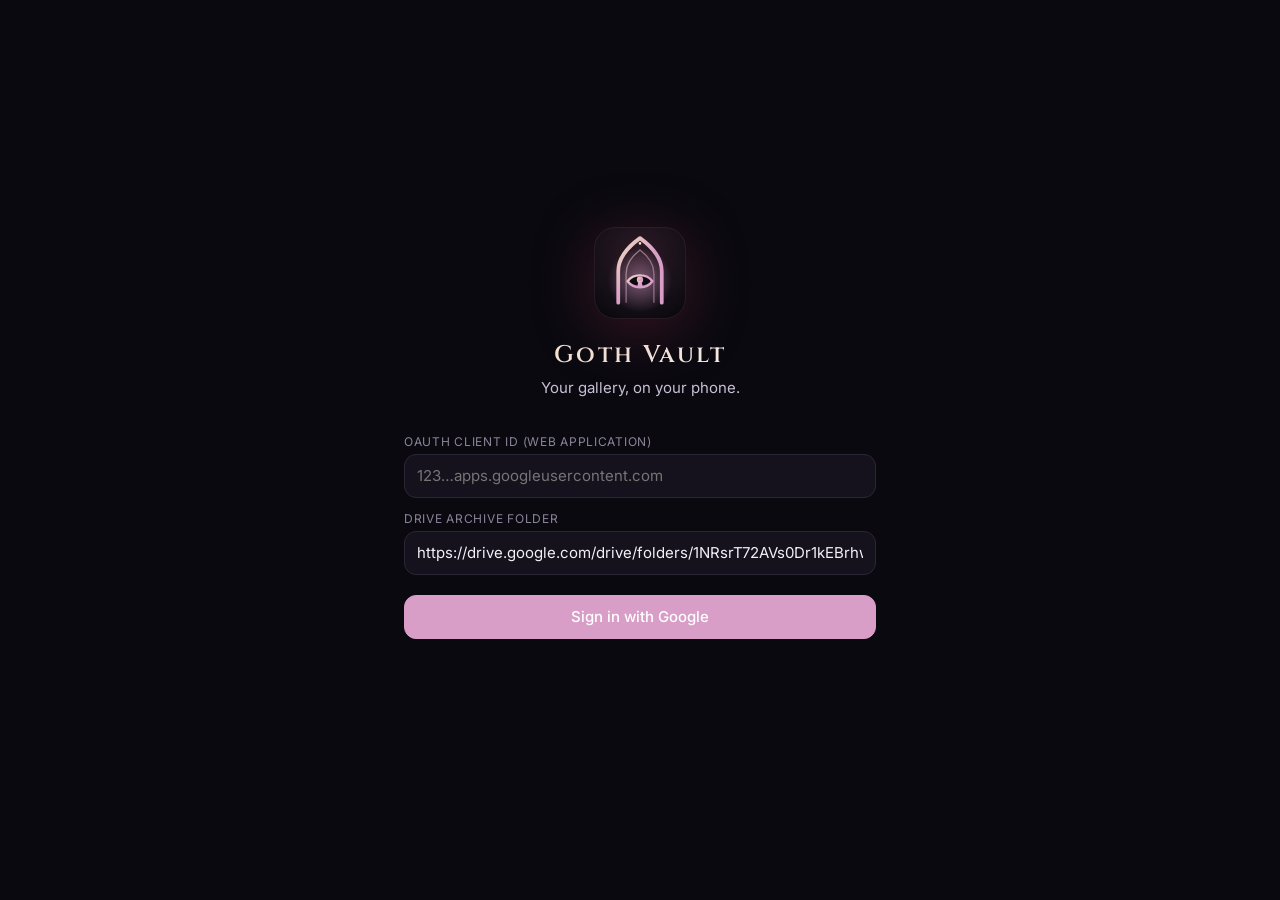
<file: web_app/index.html>
<!doctype html>
<html lang="en">
<head>
<meta charset="utf-8">
<meta name="viewport" content="width=device-width, initial-scale=1, viewport-fit=cover">
<meta name="theme-color" content="#0a0910">
<title>Goth Vault</title>
<link rel="manifest" href="manifest.webmanifest">
<link rel="icon" href="icon-192.png">
<link rel="apple-touch-icon" href="icon-192.png">
<link rel="preconnect" href="https://fonts.googleapis.com">
<link href="https://fonts.googleapis.com/css2?family=Cinzel:wght@600&family=Inter:wght@400;500;600&display=swap" rel="stylesheet">
<script>
if (!window.CVNative) {
  const authScript = document.createElement("script");
  authScript.src = "https://accounts.google.com/gsi/client";
  authScript.async = true;
  document.head.appendChild(authScript);
}
</script>
<style>
:root{
  --bg0:#0a0910;--bg1:#110e17;--bg2:#15121d;--bg3:#1d1926;--bg4:#2a2233;
  --border:#2c2535;--border2:#383042;--text:#f5f0f8;--text2:#c9bfd3;--text3:#8c8398;
  --accent:#d89ec7;--accent2:#e6b3d6;--accent-soft:#33202f;--gold:#e4caa7;--ok:#8ee1d1;--warn:#e8b86a;--danger:#fa91a2;--ai:#a487ff;
  --r:14px;--safe-b:env(safe-area-inset-bottom,0px);--safe-t:env(safe-area-inset-top,0px);
}
*{box-sizing:border-box;-webkit-tap-highlight-color:transparent}
html,body{margin:0;background:var(--bg0);color:var(--text);font:15px/1.45 Inter,system-ui,sans-serif;overscroll-behavior-y:contain}
button,input,select,textarea{font:inherit;color:inherit}
button{cursor:pointer}
.hidden{display:none!important}
header.top{position:sticky;top:0;z-index:20;background:linear-gradient(var(--bg0) 75%,rgba(10,9,16,.85));padding:calc(10px + var(--safe-t)) 14px 8px;backdrop-filter:blur(8px)}
.brand{display:flex;align-items:center;gap:10px}
.brand img{width:30px;height:30px;border-radius:8px}
.brand h1{font:600 15px/1 Cinzel,serif;letter-spacing:.08em;margin:0;flex:1;white-space:nowrap;overflow:hidden;text-overflow:ellipsis}
.brand small{display:block;font:500 11px Inter;color:var(--text3);letter-spacing:0;margin-top:3px}
.icon-btn{width:38px;height:38px;border-radius:12px;border:1px solid var(--border);background:var(--bg2);display:grid;place-items:center;padding:0;flex:none}
.icon-btn svg{width:19px;height:19px;stroke:var(--text2);fill:none;stroke-width:1.8;stroke-linecap:round;stroke-linejoin:round}
.icon-btn.on{background:var(--accent-soft);border-color:var(--accent)}
.icon-btn.on svg{stroke:var(--accent2)}
.searchrow{display:flex;gap:8px;margin-top:10px}
.search{flex:1;display:flex;align-items:center;gap:8px;background:var(--bg2);border:1px solid var(--border);border-radius:12px;padding:0 12px;height:42px}
.search svg{width:17px;height:17px;stroke:var(--text3);fill:none;stroke-width:2;flex:none}
.search input{flex:1;background:none;border:0;outline:0;min-width:0}
.chips{display:flex;gap:6px;overflow-x:auto;padding:10px 0 2px;scrollbar-width:none}
.chips::-webkit-scrollbar{display:none}
.chip{flex:none;border:1px solid var(--border);background:var(--bg2);color:var(--text2);border-radius:999px;padding:6px 12px;font-size:13px;white-space:nowrap}
.chip.on{background:var(--accent);border-color:var(--accent);color:#fff}
.chip.x::after{content:" ×";opacity:.8}
main{padding:6px 10px calc(84px + var(--safe-b))}
.status{color:var(--text3);font-size:12.5px;padding:2px 4px 8px;display:flex;justify-content:space-between;gap:8px}
.grid{display:grid;grid-template-columns:repeat(auto-fill,minmax(108px,1fr));gap:6px}
.card{position:relative;aspect-ratio:4/5;border-radius:10px;overflow:hidden;background:var(--bg2);border:0;padding:0}
.card img{width:100%;height:100%;object-fit:cover;display:block;opacity:0;transition:opacity .25s}
.card img.ok{opacity:1}
.card .badge{position:absolute;top:5px;right:5px;font-size:11px;background:rgba(12,10,15,.72);border-radius:999px;padding:1px 6px;color:var(--gold)}
.card .ph{position:absolute;inset:0;display:grid;place-items:center;color:var(--text3);font-size:11px;padding:6px;text-align:center}
/* Never draw an image title over its pixels. Keep names in details and accessibility labels. */
.card .ph:has(+ img.ok){display:none}
.card.blur img{filter:blur(14px)}
.sentinel{height:40px}
.pending{margin:0 0 14px}
.pending .ph-head{display:flex;align-items:center;gap:8px;margin:2px 4px 8px;font-size:13px;color:var(--text2)}
.pending .ph-head b{color:var(--gold);font-weight:600}
.pending .row-scroll{display:flex;gap:6px;overflow-x:auto;scrollbar-width:none;padding-bottom:2px}
.pending .row-scroll::-webkit-scrollbar{display:none}
.pending .card{flex:none;width:96px;border:1px dashed var(--gold)}
.pending .card .badge{color:var(--gold);left:5px;right:auto}
.list{display:grid;grid-template-columns:repeat(auto-fill,minmax(150px,1fr));gap:10px}
.ent{background:var(--bg1);border:1px solid var(--border);border-radius:var(--r);overflow:hidden;text-align:left;padding:0}
.ent .cv{aspect-ratio:4/5;background:var(--bg2)}
.ent .cv img{width:100%;height:100%;object-fit:cover;display:block;opacity:0;transition:opacity .25s}
.ent .cv img.ok{opacity:1}
.ent b{display:block;padding:8px 10px 0;font-weight:600;font-size:14px;white-space:nowrap;overflow:hidden;text-overflow:ellipsis}
.ent span{display:block;padding:0 10px 9px;color:var(--text3);font-size:12px}
.section-title{display:flex;align-items:center;gap:10px;margin:6px 4px 12px}
.section-title h2{font:600 18px Cinzel,serif;margin:0;flex:1;letter-spacing:.04em}
nav.tabs{position:fixed;left:0;right:0;bottom:0;z-index:30;display:grid;grid-template-columns:repeat(7,1fr);background:rgba(18,16,22,.96);border-top:1px solid var(--border);padding:6px 4px calc(6px + var(--safe-b));backdrop-filter:blur(10px)}
nav.tabs button{background:none;border:0;display:flex;flex-direction:column;align-items:center;gap:3px;font-size:10px;color:var(--text3);padding:4px 0;min-width:0}
nav.tabs button span{max-width:100%;overflow:hidden;text-overflow:ellipsis;white-space:nowrap}
nav.tabs svg{width:22px;height:22px;stroke:currentColor;fill:none;stroke-width:1.8;stroke-linecap:round;stroke-linejoin:round}
nav.tabs button.on{color:var(--accent2)}
nav.tabs .add{color:#fff}
nav.tabs .add span.ic{background:var(--accent);width:44px;height:30px;border-radius:12px;display:grid;place-items:center}
.sheet{position:fixed;inset:0;z-index:50;background:var(--bg0);overflow-y:auto;-webkit-overflow-scrolling:touch}
.sheet .bar{position:sticky;top:0;z-index:2;display:flex;align-items:center;gap:8px;padding:calc(8px + var(--safe-t)) 10px 8px;background:rgba(12,10,15,.9);backdrop-filter:blur(8px)}
.sheet .bar .t{flex:1;font-weight:600;white-space:nowrap;overflow:hidden;text-overflow:ellipsis}
.viewer{position:relative;background:#000;height:62vh;overflow:auto;display:flex;align-items:center;justify-content:center;touch-action:pan-x pan-y pinch-zoom}
.viewer img{max-width:100%;max-height:100%;object-fit:contain;transition:transform .2s}
.viewer.zoom{display:block}
.viewer.zoom img{max-width:none;max-height:none;width:250%}
.viewer .spin{position:absolute;bottom:10px;left:50%;transform:translateX(-50%);font-size:12px;color:var(--text2);background:rgba(0,0,0,.5);padding:3px 10px;border-radius:999px}
.info{padding:14px 14px calc(30px + var(--safe-b))}
.info h3{font-size:18px;margin:0 0 4px;display:flex;gap:8px;align-items:flex-start}
.info h3 span{flex:1}
.meta{color:var(--text3);font-size:12.5px;margin-bottom:12px}
.row{display:flex;gap:8px;align-items:center;flex-wrap:wrap;margin:10px 0}
.stars button{background:none;border:0;padding:2px;font-size:24px;line-height:1;color:var(--border2)}
.stars button.on{color:var(--gold)}
.fav{font-size:22px;background:var(--bg2);border:1px solid var(--border);border-radius:12px;height:40px;min-width:44px}
.fav.on{background:var(--accent-soft);border-color:var(--accent)}
.lbl{font-size:11px;letter-spacing:.08em;color:var(--text3);text-transform:uppercase;margin:16px 0 6px}
.tagwrap{display:flex;flex-wrap:wrap;gap:6px}
.tag{border:1px solid var(--border);background:var(--bg2);border-radius:999px;padding:4px 10px;font-size:12.5px;color:var(--text2)}
.tag.p{border-color:var(--accent);color:var(--text)}
.tag.t{border-color:#2f5a49;color:#bfe9d6}
.desc{color:var(--text2);font-size:14px;white-space:pre-wrap}
textarea,input.txt,select{width:100%;background:var(--bg2);border:1px solid var(--border);border-radius:12px;padding:10px 12px;outline:0}
textarea{min-height:76px;resize:vertical}
.btn{border:1px solid var(--border2);background:var(--bg3);border-radius:12px;padding:10px 14px;font-weight:500;display:inline-flex;align-items:center;gap:8px}
.btn.primary{background:var(--accent);border-color:var(--accent);color:#fff}
.btn svg{width:18px;height:18px;flex:none;stroke:currentColor;fill:none;stroke-width:1.8;stroke-linecap:round;stroke-linejoin:round}
a.btn{color:var(--text);text-decoration:none}
label.btn{cursor:pointer}
.btn.wide{width:100%;justify-content:center}
.btn:disabled{opacity:.5}
.panel{background:var(--bg1);border:1px solid var(--border);border-radius:var(--r);padding:16px;margin-bottom:14px}
.panel h4{margin:0 0 6px;font-size:15px}
.muted{color:var(--text3);font-size:13px}
.up{display:flex;gap:10px;align-items:center;padding:8px 0;border-bottom:1px solid var(--border)}
.up img{width:48px;height:48px;border-radius:8px;object-fit:cover;background:var(--bg2)}
.up .n{flex:1;min-width:0}
.up .n b{display:block;font-weight:500;font-size:13.5px;white-space:nowrap;overflow:hidden;text-overflow:ellipsis}
.up progress{width:100%;height:5px;accent-color:var(--accent)}
.toast{position:fixed;left:50%;bottom:calc(86px + var(--safe-b));transform:translateX(-50%);z-index:80;background:var(--bg4);border:1px solid var(--border2);padding:10px 16px;border-radius:12px;font-size:13.5px;max-width:92vw;box-shadow:0 8px 30px rgba(0,0,0,.5)}
.banner{background:var(--accent-soft);border:1px solid var(--accent);border-radius:12px;padding:10px 12px;margin:0 0 10px;display:flex;gap:10px;align-items:center;font-size:13.5px}
.banner span{flex:1}
.filters label{display:block;margin:12px 0 4px;font-size:12px;color:var(--text3);letter-spacing:.06em;text-transform:uppercase}
.switch{display:flex;align-items:center;justify-content:space-between;gap:10px;padding:10px 0}
.switch input{width:22px;height:22px;accent-color:var(--accent)}
.empty{color:var(--text3);text-align:center;padding:50px 20px}
.login{min-height:100vh;display:flex;flex-direction:column;justify-content:center;padding:24px;max-width:520px;margin:0 auto}
.login img{width:84px;height:84px;border-radius:20px;margin:0 auto 16px;display:block}
.login h1{font:600 24px Cinzel,serif;text-align:center;letter-spacing:.1em;margin:0 0 6px}
.login p{color:var(--text2);text-align:center;margin:0 0 22px}
.login label{display:block;font-size:12px;color:var(--text3);margin:12px 0 4px;letter-spacing:.06em;text-transform:uppercase}
@media(min-width:700px){.grid{grid-template-columns:repeat(auto-fill,minmax(150px,1fr))}.viewer{height:70vh}}

/* Ultimate statistics: responsive and touch-friendly, no external chart engine. */
.viz-kpis{display:grid;grid-template-columns:repeat(2,minmax(0,1fr));gap:9px;margin-bottom:14px}
.viz-kpi{background:var(--bg2);border:1px solid var(--border);border-radius:13px;padding:14px}
.viz-kpi strong{display:block;font-size:24px;letter-spacing:-.04em;font-variant-numeric:tabular-nums}
.viz-kpi span{font-size:11px;color:var(--text3);text-transform:uppercase;letter-spacing:.04em}
.viz-sub{color:var(--text3);font-size:12px;margin:4px 0 12px}
.viz-grid{display:grid;gap:12px;grid-template-columns:minmax(0,1fr)}
.viz-bar{display:grid;grid-template-columns:minmax(66px,105px) minmax(0,1fr) 40px;gap:7px;align-items:center;width:100%;padding:10px 1px;border:0;border-bottom:1px solid var(--border);background:transparent;text-align:left;font-size:12px;color:var(--text2)}
.viz-bar:active{opacity:.7}
.viz-bar .viz-track{height:11px;border-radius:9px;overflow:hidden;background:var(--bg4)}
.viz-bar .viz-fill{display:block;height:100%;border-radius:9px;background:linear-gradient(90deg,var(--accent),var(--gold))}
.viz-bar b{text-align:right;font-variant-numeric:tabular-nums;color:var(--text)}
.viz-donut{width:155px;height:155px;margin:8px auto;border-radius:50%;display:grid;place-items:center}
.viz-donut .center{width:113px;height:113px;border-radius:50%;background:var(--bg1);display:flex;align-items:center;justify-content:center;flex-direction:column}
.viz-donut strong{font-size:28px}
.viz-legend{display:flex;gap:6px;flex-wrap:wrap;justify-content:center}
.viz-legend span{font-size:11px;color:var(--text2)}
.viz-legend i{display:inline-block;width:8px;height:8px;border-radius:2px;margin-right:4px}
.viz-matrix{display:grid;gap:4px;overflow-x:auto;font-size:11px}
.viz-matrix button{min-height:32px;border:1px solid var(--border);border-radius:7px;font-weight:600;min-width:0}
.viz-matrix .viz-head{text-align:center;overflow:hidden;text-overflow:ellipsis;white-space:nowrap;color:var(--text2);font-size:10px;align-self:center}
.viz-matrix .viz-row-head{text-align:right;padding-right:5px;overflow:hidden;text-overflow:ellipsis;white-space:nowrap}
.viz-timeline{width:100%;height:auto;display:block;min-height:124px;max-height:220px}
@media(min-width:780px){.viz-kpis{grid-template-columns:repeat(4,1fr)}.viz-grid{grid-template-columns:minmax(0,1.4fr) minmax(240px,1fr)}}
</style>
<link rel="stylesheet" href="ui72.css">
</head>
<body>
<div id="app"></div>
<script>
"use strict";
/* ============================================================= costanti e stato */
const SCOPE = "https://www.googleapis.com/auth/drive";
const API = "https://www.googleapis.com/drive/v3";
const UPLOAD = "https://www.googleapis.com/upload/drive/v3";
const DEFAULT_ROOT = "https://drive.google.com/drive/folders/1NRsrT72AVs0Dr1kEBrhwNAbF-ugr1713";
const INDEX_NAME = "indice_web.json.gz";
const PAGE = 120;
const GROUPS = {donna: "Women", uomo: "Men", altro: "Creatures and others"};

const S = {
  token: null, tokenExp: 0, tokenClient: null, pendingLogin: null,
  folders: null, index: null, byId: new Map(), entById: new Map(), thingById: new Map(), hay: new Map(),
  ops: load("cv_ops", []), query: "", filters: load("cv_filters", {}), view: "gallery", list: [], shown: 0,
  statsFilters: load("cv_v7_stats_filters", {hair_color:"black",eye_color:"green",logic:"AND"}),
  packs: new Map(), packOrder: [], packWait: new Map(), detailList: [], blurExplicit: load("cv_blur", false),
  pending: [], localUploads: new Map(),
};
function load(k, d){ try { const v = localStorage.getItem(k); return v ? JSON.parse(v) : d; } catch(e){ return d; } }
function save(k, v){ try { localStorage.setItem(k, JSON.stringify(v)); } catch(e){} }
const $ = (sel, root=document) => root.querySelector(sel);
function esc(s){ return String(s ?? "").replace(/[&<>"']/g, c => ({"&":"&amp;","<":"&lt;",">":"&gt;",'"':"&quot;","'":"&#39;"}[c])); }
function displayLabel(value){ return S.index?.labels?.[value] || value; }
function norm(s){ return String(s || "").normalize("NFD").replace(/[̀-ͯ]/g, "").toLowerCase(); }
function folderId(text){ const m = String(text||"").match(/\/folders\/([A-Za-z0-9_-]{10,})/) || String(text||"").match(/[?&]id=([A-Za-z0-9_-]{10,})/); return m ? m[1] : (/^[A-Za-z0-9_-]{10,}$/.test(String(text||"").trim()) ? String(text).trim() : ""); }
function toast(text, ms=3200){ const t = document.createElement("div"); t.className = "toast"; t.textContent = text; document.body.appendChild(t); setTimeout(() => t.remove(), ms); }
const ICONS = {
  grid:'<rect x="3" y="3" width="7" height="7" rx="1.6"/><rect x="14" y="3" width="7" height="7" rx="1.6"/><rect x="3" y="14" width="7" height="7" rx="1.6"/><rect x="14" y="14" width="7" height="7" rx="1.6"/>',
  users:'<circle cx="9" cy="8" r="3.5"/><path d="M2.5 20c0-3.6 2.9-6 6.5-6s6.5 2.4 6.5 6"/><path d="M16 4.5a3.5 3.5 0 0 1 0 7M18 14c2.2.6 3.5 2.6 3.5 6"/>',
  layers:'<path d="m12 3 9 5-9 5-9-5z"/><path d="m3 13 9 5 9-5"/>',
  plus:'<path d="M12 5v14M5 12h14"/>', cog:'<circle cx="12" cy="12" r="3"/><path d="M19.4 15a1.7 1.7 0 0 0 .3 1.8l.1.1a2 2 0 1 1-2.8 2.8l-.1-.1a1.7 1.7 0 0 0-1.8-.3 1.7 1.7 0 0 0-1 1.5V21a2 2 0 1 1-4 0v-.1a1.7 1.7 0 0 0-1.1-1.5 1.7 1.7 0 0 0-1.8.3l-.1.1a2 2 0 1 1-2.8-2.8l.1-.1a1.7 1.7 0 0 0 .3-1.8 1.7 1.7 0 0 0-1.5-1H3a2 2 0 1 1 0-4h.1a1.7 1.7 0 0 0 1.5-1.1 1.7 1.7 0 0 0-.3-1.8l-.1-.1a2 2 0 1 1 2.8-2.8l.1.1a1.7 1.7 0 0 0 1.8.3H9a1.7 1.7 0 0 0 1-1.5V3a2 2 0 1 1 4 0v.1a1.7 1.7 0 0 0 1 1.5 1.7 1.7 0 0 0 1.8-.3l.1-.1a2 2 0 1 1 2.8 2.8l-.1.1a1.7 1.7 0 0 0-.3 1.8V9a1.7 1.7 0 0 0 1.5 1H21a2 2 0 1 1 0 4h-.1a1.7 1.7 0 0 0-1.5 1z"/>',
  search:'<circle cx="11" cy="11" r="7"/><path d="m20 20-3.5-3.5"/>', filter:'<path d="M3 5h18l-7 8v6l-4 2v-8z"/>',
  back:'<path d="M15 5l-7 7 7 7"/>', refresh:'<path d="M20 11a8 8 0 0 0-14.6-4.5L3 9"/><path d="M3 4v5h5"/><path d="M4 13a8 8 0 0 0 14.6 4.5L21 15"/><path d="M21 20v-5h-5"/>',
  download:'<path d="M12 3v12"/><path d="m7 10 5 5 5-5"/><path d="M4 17v2a2 2 0 0 0 2 2h12a2 2 0 0 0 2-2v-2"/>', edit:'<path d="M4 20h4L19 9l-4-4L4 16z"/>',
  ext:'<path d="M14 4h6v6"/><path d="M20 4 10 14"/><path d="M19 14v5a1 1 0 0 1-1 1H5a1 1 0 0 1-1-1V6a1 1 0 0 1 1-1h5"/>', camera:'<path d="M4 8h3l2-3h6l2 3h3v11H4z"/><circle cx="12" cy="13" r="3.5"/>',
  image:'<rect x="3" y="4" width="18" height="16" rx="2"/><circle cx="8.5" cy="9.5" r="1.5"/><path d="m21 16-5-5-9 9"/>',
};
const ico = n => `<svg viewBox="0 0 24 24">${ICONS[n]}</svg>`;
// Logo inside the page (7.2): never a broken image, animated on the welcome/loading screens.
let logoSeq = 0;
function logoSvg(size, cls=""){
  const n = ++logoSeq, g = "cvlg" + n, bg = "cvlb" + n, gl = "cvlw" + n;
  return `<svg class="cv-logo ${cls}" width="${size}" height="${size}" viewBox="0 0 512 512" aria-hidden="true">
    <defs><linearGradient id="${g}" x1="0" y1="0" x2=".9" y2="1"><stop offset="0" stop-color="#f0dcc0"/><stop offset=".55" stop-color="#d89ec7"/><stop offset="1" style="stop-color:var(--accent)"/></linearGradient>
      <radialGradient id="${bg}" cx=".5" cy=".3" r=".8"><stop offset="0" stop-color="#2d1a26"/><stop offset=".7" stop-color="#140f17"/><stop offset="1" stop-color="#0a080c"/></radialGradient>
      <radialGradient id="${gl}" cx=".5" cy=".58" r=".35"><stop offset="0" style="stop-color:var(--accent)" stop-opacity=".5"/><stop offset="1" style="stop-color:var(--accent)" stop-opacity="0"/></radialGradient></defs>
    <rect x="12" y="12" width="488" height="488" rx="112" fill="url(#${bg})"/>
    <rect class="lg-glow" x="12" y="12" width="488" height="488" rx="112" fill="url(#${gl})"/>
    <rect x="13.5" y="13.5" width="485" height="485" rx="110" fill="none" stroke="#3b2a36" stroke-width="3"/>
    <path class="lg-draw" pathLength="1" d="M140 414 V246 C140 166 198 112 256 70 C314 112 372 166 372 246 V414" fill="none" stroke="url(#${g})" stroke-width="20" stroke-linejoin="round" stroke-linecap="round"/>
    <path class="lg-draw lg-d2" pathLength="1" d="M182 414 V258 C182 204 218 162 256 133 C294 162 330 204 330 258 V414" fill="none" stroke="url(#${g})" stroke-width="7" stroke-opacity=".55"/>
    <path class="lg-draw lg-d3" pathLength="1" d="M112 414 H400" fill="none" stroke="url(#${g})" stroke-width="20" stroke-linecap="round"/>
    <g class="lg-eye"><path d="M190 300 C220 258 292 258 322 300 C292 342 220 342 190 300 Z" fill="#0d0a10" stroke="url(#${g})" stroke-width="13" stroke-linejoin="round"/>
      <circle cx="256" cy="292" r="17" fill="url(#${g})"/><path d="M248 298 L242 326 H270 L264 298 Z" fill="url(#${g})"/></g>
    <circle class="lg-star" cx="256" cy="98" r="7" fill="#f0dcc0"/></svg>`;
}

/* ============================================================= accesso Google */
// Dentro l'app Android (CVNative): accesso con l'account del telefono, senza ID client da incollare.
const NATIVE = !!window.CVNative;
function clientId(){ return NATIVE ? "android" : (localStorage.getItem("cv_client_id") || ""); }
function rootId(){ return folderId(localStorage.getItem("cv_root") || DEFAULT_ROOT); }
function restoreToken(){
  try { const t = JSON.parse(sessionStorage.getItem("cv_token") || "null"); if (t && t.exp > Date.now()) { S.token = t.v; S.tokenExp = t.exp; } } catch(e){}
}
function initAuth(){
  if (S.tokenClient || !window.google?.accounts?.oauth2 || !clientId()) return !!S.tokenClient;
  S.tokenClient = google.accounts.oauth2.initTokenClient({
    client_id: clientId(), scope: SCOPE,
    callback: r => {
      const p = S.pendingLogin; S.pendingLogin = null;
      if (r.error) { p?.rej(new Error(r.error_description || r.error)); return; }
      S.token = r.access_token; S.tokenExp = Date.now() + (Number(r.expires_in || 3600) - 90) * 1000;
      try { sessionStorage.setItem("cv_token", JSON.stringify({v: S.token, exp: S.tokenExp})); } catch(e){}
      localStorage.setItem("cv_logged", "1");
      p?.res();
    },
    error_callback: e => { const p = S.pendingLogin; S.pendingLogin = null; p?.rej(new Error(e?.message || e?.type || "sign-in canceled")); },
  });
  return true;
}
function setToken(value, seconds){
  S.token = value; S.tokenExp = Date.now() + Math.max(60, Number(seconds || 3000) - 90) * 1000;
  try { sessionStorage.setItem("cv_token", JSON.stringify({v: S.token, exp: S.tokenExp})); } catch(e){}
  localStorage.setItem("cv_logged", "1");
}
let nativeWait = null;
window.__cvNativeToken = (token, seconds, error) => {
  const p = nativeWait; nativeWait = null;
  if (token) { setToken(token, seconds); p?.res(); } else p?.rej(new Error(error === "consent_required" ? "Google sign-in is required" : (error || "sign-in failed")));
};
function nativeLogin(interactive){
  if (nativeWait) return nativeWait.promise;
  let res, rej; const promise = new Promise((a, b) => { res = a; rej = b; });
  nativeWait = {res, rej, promise};
  window.CVNative.requestToken(!!interactive);
  return promise;
}
function login(prompt=""){
  if (NATIVE) return nativeLogin(prompt !== "");
  return new Promise((res, rej) => {
    if (!initAuth()) { rej(new Error("Google sign-in service has not loaded")); return; }
    S.pendingLogin = {res, rej};
    S.tokenClient.requestAccessToken({prompt});
  });
}
class AuthNeeded extends Error {}
async function api(url, opts={}, raw=false, retried=false){
  if (!S.token || Date.now() > S.tokenExp) {
    // Nell'app il token si rinnova da solo, in silenzio; nel browser serve un tocco su «Reconnect».
    if (NATIVE) { try { await nativeLogin(false); } catch(e) { showReconnect(); throw new AuthNeeded("session expired"); } }
    else { showReconnect(); throw new AuthNeeded("session expired"); }
  }
  const headers = Object.assign({Authorization: "Bearer " + S.token}, opts.headers || {});
  const r = await fetch(url, Object.assign({}, opts, {headers}));
  if (r.status === 401) {
    if (NATIVE && !retried) { window.CVNative.invalidateToken(S.token); S.token = null; return api(url, opts, raw, true); }
    S.token = null; showReconnect(); throw new AuthNeeded("session expired");
  }
  if (!r.ok && !raw) { let m = r.status + ""; try { m = (await r.json()).error.message || m; } catch(e){} throw new Error("Drive: " + m); }
  return r;
}
async function apiJson(url, opts){ return (await api(url, opts)).json(); }
function showReconnect(){
  if ($("#reconnect")) return;
  const b = document.createElement("div");
  b.id = "reconnect"; b.className = "banner"; b.style.cssText = "position:fixed;top:calc(8px + var(--safe-t));left:10px;right:10px;z-index:90";
  b.innerHTML = `<span>Google session expired.</span><button class="btn primary">Reconnect</button>`;
  b.querySelector("button").onclick = async () => { try { await login(NATIVE ? "consent" : ""); b.remove(); toast("Reconnected"); render(); } catch(e){ toast(e.message); } };
  document.body.appendChild(b);
}

/* 9.1: images and videos counted separately everywhere a total is shown */
function mediaCount(list){
  const v = (list || []).filter(x => x.mt === "video").length, n = (list || []).length - v;
  const f = x => x.toLocaleString("en-US");
  return `${f(n)} ${n === 1 ? "image" : "images"} · ${f(v)} ${v === 1 ? "video" : "videos"}`;
}
/* ============================================================= Drive */
async function children(parent, name, folders, fresh=false){
  let q = `'${parent}' in parents and trashed=false`;
  if (name) q += ` and name='${name.replace(/'/g, "\\'")}'`;
  if (folders === true) q += " and mimeType='application/vnd.google-apps.folder'";
  const p = new URLSearchParams({q, fields: "files(id,name,modifiedTime,size,version)", pageSize: "100", supportsAllDrives: "true", includeItemsFromAllDrives: "true"});
  return (await apiJson(`${API}/files?${p}`, fresh ? {cache: "no-store"} : undefined)).files || [];
}
async function media(id){ return (await api(`${API}/files/${id}?alt=media&supportsAllDrives=true`)).arrayBuffer(); }
async function resolveFolders(){
  if (S.folders) return S.folders;
  const root = rootId();
  const web = (await children(root, "web", true))[0];
  if (!web) throw new Error("The archive has no web index yet. Open Goth Vault on the desktop and wait for its first publication.");
  const mod = (await children(web.id, "modifiche", true))[0];
  S.folders = {root, web: web.id, modifiche: mod ? mod.id : ""};
  return S.folders;
}
async function gunzipJson(buf){
  const stream = new Blob([buf]).stream().pipeThrough(new DecompressionStream("gzip"));
  return JSON.parse(await new Response(stream).text());
}

/* ============================================================= indice */
async function loadIndex(force=false){
  const f = await resolveFolders();
  const file = (await children(f.web, INDEX_NAME, false, NATIVE))[0];
  if (!file) throw new Error("The desktop has not published an index yet.");
  const cache = await caches.open("cv-data");
  const key = "https://cv.local/index";
  const hit = await cache.match(key);
  // On Android, a Drive index can be overwritten under the same file ID.
  // Compare Drive's file version as well as its modification timestamp to
  // prevent a stale WebView cache from hiding newly published photographs.
  const revision = [file.id, file.version || "", file.modifiedTime || "", file.size || ""].join(":");
  const same = NATIVE ? hit?.headers.get("x-drive-revision") === revision
                      : hit?.headers.get("x-mod") === file.modifiedTime;
  if (!force && hit && same) {
    setIndex(await hit.json());
    return false;
  }
  const data = await gunzipJson(await media(file.id));
  await cache.put(key, new Response(JSON.stringify(data), {headers: {"x-mod": file.modifiedTime, "x-drive-revision": revision, "content-type": "application/json"}}));
  setIndex(data);
  return true;
}
async function loadCachedIndex(){
  try { const hit = await (await caches.open("cv-data")).match("https://cv.local/index"); if (hit) { setIndex(await hit.json()); return true; } } catch(e){}
  return false;
}
function setIndex(data){
  S.index = data;
  if (NATIVE) { try { window.CVNative.setContext(data.inbox || ""); } catch(e){} }
  S.byId = new Map(data.images.map(x => [x.i, x]));
  S.subjectById = new Map((data.subjects||[]).map(x=>[x.id,x]));
  S.entById = new Map(data.entities.map(x => [x.id, x]));
  S.thingById = new Map(data.things.map(x => [x.id, x]));
  // modifiche già applicate dal PC (indice generato dopo l'invio) non servono più
  S.ops = S.ops.filter(o => !(o.sent && data.generated_ts > o.sentAt + 180));
  save("cv_ops", S.ops);
  applyOverlay();
  S.hay = new Map();
}
function applyOverlay(){
  for (const o of S.ops) {
    if (o.image && S.byId.has(o.image)) {
      const it = S.byId.get(o.image);
      if (o.op === "favorite") it.fav = o.value ? 1 : 0;
      if (o.op === "rating") it.r = o.value;
      if (o.op === "notes") it.n = o.value;
      if (o.op === "title") it.t = o.value;
    }
    if (o.op === "entity_name" && S.entById.has(o.entity)) S.entById.get(o.entity).name = o.value || S.entById.get(o.entity).name;
    if (o.op === "thing_name" && S.thingById.has(o.thing)) S.thingById.get(o.thing).name = o.value || S.thingById.get(o.thing).name;
  }
}
function haystack(it){
  let h = S.hay.get(it.i);
  if (h === undefined) {
    const names = (it.e || []).map(id => S.entById.get(id)?.name || "").join(" ") + " " + (it.th || []).map(id => S.thingById.get(id)?.name || "").join(" ");
    h = norm([it.t, it.f, it.c, it.sc, it.s, it.st, it.cr, (it.tg || []).join(" "), it.d, it.n, names, it.i].join(" "));
    S.hay.set(it.i, h);
  }
  return h;
}

/* ============================================================= foto awaiting desktop processing */
// Le foto caricate (da questo o da un altro telefono) restano nella cartella di origine finché un PC non le
// importa: si mostrano subito, poi diventano records complete quando il PC ripubblica l'indice.
async function loadPending(){
  const inbox = S.index?.inbox;
  if (!inbox) { S.pending = []; return; }
  const p = new URLSearchParams({q: `'${inbox}' in parents and trashed=false and (mimeType contains 'image/' or mimeType contains 'video/')`,
    fields: "files(id,name,mimeType,createdTime,thumbnailLink,size)", orderBy: "createdTime desc", pageSize: "200",
    supportsAllDrives: "true", includeItemsFromAllDrives: "true"});
  try {
    // Already imported by the desktop (complete record in the gallery): do not list them twice.
    const done = new Set(S.index?.inbox_done || []);
    S.pending = ((await apiJson(`${API}/files?${p}`)).files || []).filter(f => !done.has(f.id));
  }
  catch(e) { if (!(e instanceof AuthNeeded)) S.pending = S.pending || []; }
}
async function pendingSrc(f){
  if (S.localUploads.has(f.id)) return S.localUploads.get(f.id);
  if (f.thumbnailLink) return f.thumbnailLink.replace(/=s\d+$/, "=s400");
  const u = URL.createObjectURL(new Blob([await media(f.id)])); S.localUploads.set(f.id, u); return u;
}
function pendingHtml(){
  if (!S.pending.length || S.query || activeFilterChips().length) return "";
  return `<section class="pending"><div class="ph-head">⏳ <b>${S.pending.length} awaiting desktop processing</b><span class="muted">· complete records appear after desktop processing</span></div>
    <div class="row-scroll">${S.pending.map(f => `<button class="card" data-pending="${esc(f.id)}">${(f.mimeType || "").startsWith("video/") ? '<div class="ph">▶ Video</div>' : `<img alt="" data-pid="${esc(f.id)}">`}<span class="badge">⏳</span></button>`).join("")}</div></section>`;
}
function bindPending(){
  document.querySelectorAll("img[data-pid]").forEach(img => {
    const f = S.pending.find(x => x.id === img.dataset.pid); if (!f) return;
    pendingSrc(f).then(u => { img.src = u; img.onload = () => img.classList.add("ok");
      img.onerror = async () => { if (img.dataset.retry) return; img.dataset.retry = "1"; f.thumbnailLink = ""; try { img.src = await pendingSrc(f); } catch(e){} }; }).catch(() => {});
  });
  document.querySelectorAll("[data-pending]").forEach(b => b.onclick = () => openPending(b.dataset.pending));
}
function openPending(id){
  const f = S.pending.find(x => x.id === id); if (!f) return;
  const d = document.createElement("div"); d.className = "sheet"; d.id = "detail";
  d.innerHTML = `<div class="bar"><button class="icon-btn" id="pback">${ico("back")}</button><div class="t">${esc(f.name)}</div></div>
    <div class="viewer"><img id="pimg" alt=""><div class="spin" id="pspin">loading…</div></div>
    <div class="info"><h3><span>${esc(f.name)}</span></h3>
      <div class="meta">Uploaded on ${new Date(f.createdTime).toLocaleString("en-US")}${f.size ? ` · ${f.size >= 1e6 ? (f.size / 1e6).toFixed(1) + " MB" : Math.max(1, Math.round(f.size / 1e3)) + " KB"}` : ""}</div>
      <div class="banner"><span>⏳ Awaiting desktop processing: when Goth Vault opens on a desktop, the asset is imported, recognized and described by Codex, then appears here as a complete record.</span></div></div>`;
  document.body.appendChild(d); document.body.style.overflow = "hidden";
  history.pushState({detail: id}, "");
  $("#pback").onclick = () => history.back();
  if ((f.mimeType || "").startsWith("video/")) {
    if (S.localUploads.has(f.id)) {
      $("#pimg").outerHTML = '<video id="pvideo" controls playsinline style="max-width:100%;max-height:70vh"></video>';
      $("#pvideo").src = S.localUploads.get(f.id);
      $("#pspin")?.remove();
    } else {
      $("#pspin").remove();
      const viewer = d.querySelector(".viewer");
      viewer.insertAdjacentHTML("beforeend", playOverlay());
      $("#vplay").onclick = () => playVideo(f.id, f.name, viewer);
    }
    return;
  }
  const show = u => { $("#pimg").src = u; $("#pspin")?.remove(); };
  if (S.localUploads.has(f.id)) show(S.localUploads.get(f.id));
  else media(f.id).then(buf => { const u = URL.createObjectURL(new Blob([buf])); S.localUploads.set(f.id, u); show(u); })
    .catch(() => { const s = $("#pspin"); if (s) s.textContent = "preview unavailable"; });
}

// Foto inviate dal ritaglio nativo o da «Condividi»: compaiono subito tra quelle in attesa.
window.__cvNativeUploaded = async n => {
  toast(`${n} ${n === 1 ? "photo added" : "photos added"}: awaiting desktop processing`);
  await loadPending(); if (location.hash.startsWith("#/add")) go("#/"); else render();
};

/* ============================================================= riproduzione video */
// App Android: player nativo che trasmette da Drive (salto avanti/indietro, nessun download completo).
// Browser: il video viene scaricato e poi riprodotto nella pagina (i video lunghi richiedono tempo e dati).
async function playVideo(fileId, title, container){
  if (NATIVE && window.CVNative.playVideo) { window.CVNative.playVideo(fileId, title || "Video"); return; }
  container.innerHTML = `<div class="spin" id="vprog">downloading video…</div>`;
  try {
    const r = await api(`${API}/files/${fileId}?alt=media&supportsAllDrives=true`);
    const total = Number(r.headers.get("content-length") || 0);
    const reader = r.body.getReader(); const parts = []; let got = 0;
    for (;;) {
      const {done, value} = await reader.read(); if (done) break;
      parts.push(value); got += value.length;
      const p = $("#vprog"); if (p) p.textContent = total ? `download ${Math.round(got / total * 100)}% · ${(got / 1e6).toFixed(1)} MB` : `download ${(got / 1e6).toFixed(1)} MB`;
    }
    const url = URL.createObjectURL(new Blob(parts, {type: r.headers.get("content-type") || "video/mp4"}));
    detailUrls.push(url);
    container.innerHTML = `<video controls autoplay playsinline style="max-width:100%;max-height:100%"></video>`;
    const v = container.querySelector("video"); v.src = url;
    v.onerror = () => { container.innerHTML = `<div class="spin">the browser cannot play this format. Use Download original, or Convert to MP4 on the desktop</div>`; };
  } catch(e) { container.innerHTML = `<div class="spin">${esc(e.message)}</div>`; }
}
function playOverlay(){
  return `<button class="btn primary" id="vplay" style="position:absolute;left:50%;top:50%;transform:translate(-50%,-50%);font-size:17px;padding:14px 22px;box-shadow:0 6px 24px rgba(0,0,0,.6)">▶ Play</button>`;
}

/* ============================================================= modifiche dal telefono */
async function queueOp(op){
  op.at = Date.now() / 1000; op.sent = false;
  S.ops.push(op); save("cv_ops", S.ops); applyOverlay(); S.hay.delete(op.image);
  await flushOps();
}
async function flushOps(){
  const todo = S.ops.filter(o => !o.sent);
  if (!todo.length) return;
  try {
    const f = await resolveFolders();
    if (!f.modifiche) throw new Error("The archive changes folder is missing");
    const body = JSON.stringify(todo.map(({sent, sentAt, ...o}) => o));
    const name = `${Math.floor(Date.now()/1000)}_${Math.random().toString(36).slice(2,8)}.json`;
    await uploadSmall(new Blob([body], {type: "application/json"}), name, f.modifiche);
    const now = Date.now() / 1000;
    todo.forEach(o => { o.sent = true; o.sentAt = now; });
    save("cv_ops", S.ops);
  } catch(e) {
    if (!(e instanceof AuthNeeded)) toast("Edit saved on this device; it will be sent when the connection is available");
  }
}
async function uploadSmall(blob, name, parent){
  const boundary = "cv" + Math.random().toString(36).slice(2);
  const meta = JSON.stringify({name, parents: [parent]});
  const body = new Blob([`--${boundary}\r\nContent-Type: application/json; charset=UTF-8\r\n\r\n${meta}\r\n--${boundary}\r\nContent-Type: ${blob.type || "application/octet-stream"}\r\n\r\n`, blob, `\r\n--${boundary}--`]);
  return apiJson(`${UPLOAD}/files?uploadType=multipart&supportsAllDrives=true&fields=id`, {method: "POST", headers: {"Content-Type": `multipart/related; boundary=${boundary}`}, body});
}
function uploadLarge(file, parent, onProgress){
  return new Promise(async (resolve, reject) => {
    try {
      const init = await api(`${UPLOAD}/files?uploadType=resumable&supportsAllDrives=true&fields=id`, {
        method: "POST", headers: {"Content-Type": "application/json; charset=UTF-8", "X-Upload-Content-Type": file.type || "application/octet-stream", "X-Upload-Content-Length": String(file.size)},
        body: JSON.stringify({name: file.name || `photo_${Date.now()}.jpg`, parents: [parent]})});
      const location = init.headers.get("Location");
      if (!location) { // intestazione non esposta: caricamento in un'unica richiesta
        resolve(await uploadSmall(file, file.name || `photo_${Date.now()}.jpg`, parent)); onProgress(1); return;
      }
      const xhr = new XMLHttpRequest();
      xhr.open("PUT", location);
      xhr.upload.onprogress = e => e.lengthComputable && onProgress(e.loaded / e.total);
      xhr.onload = () => xhr.status < 300 ? resolve(JSON.parse(xhr.responseText || "{}")) : reject(new Error("upload: HTTP " + xhr.status));
      xhr.onerror = () => reject(new Error("network unavailable"));
      xhr.send(file);
    } catch(e) { reject(e); }
  });
}

/* ============================================================= visualizzazione dettaglio */
function loadDetailImage(it, img, spin){
  // Cropped cards (k) and original/preview media (p/o) are uploaded independently.
  // An already published crop is usable even when the full-resolution file has
  // not reached Drive. Original media still takes priority once available.
  const big = it.p || (it.mt === "video" ? "" : it.o);
  let cropped = "";
  const status = message => { if (spin?.isConnected) spin.textContent = message; };
  const show = (url, full=false) => {
    if (!img.isConnected || !url || (!full && img.dataset.big)) return;
    if (full) img.dataset.big = "1";
    img.onload = () => { if (img.isConnected && spin?.isConnected) spin.remove(); };
    img.onerror = () => {
      if (full) {
        // A bad remote preview must not hide a valid cropped thumbnail.
        delete img.dataset.big;
        if (cropped) { show(cropped); return; }
      }
      status(big ? "Remote image unavailable — try Refresh" : "Waiting for desktop to publish preview to Drive");
    };
    img.src = url;
  };
  thumbUrl(it).then(url => {
    if (!url) { if (!big) status("Waiting for desktop to publish preview to Drive"); return; }
    if (!img.isConnected) {
      if (url.startsWith("blob:")) URL.revokeObjectURL(url);
      return;
    }
    detailUrls.push(url);
    cropped = url;
    if (!img.dataset.big) show(url);
  }).catch(() => { if (!big) status("Preview download failed — try Refresh"); });
  if (big) {
    media(big).then(buf => {
      const url = URL.createObjectURL(new Blob([buf]));
      if (!img.isConnected) { URL.revokeObjectURL(url); return; }
      detailUrls.push(url);
      show(url, true);
    }).catch(err => {
      // If the original is temporarily unavailable, keep the usable crop.
      if (!cropped && !img.getAttribute("src"))
        status(err instanceof AuthNeeded ? "session expired" : "preview unavailable");
    });
  }
}

/* ============================================================= miniature a pacchetti */
async function pack(no){
  // Chiave = ID del file su Drive (non il numero): quando il PC rifà le miniature i numeri ripartono,
  // ma i file sono nuovi; con il numero il telefono mostrava le miniature vecchie fino al riavvio.
  const id = S.index.packs[String(no)];
  if (!id) throw new Error("bundle not listed in the index");
  if (S.packs.has(id)) return S.packs.get(id);
  if (S.packWait.has(id)) return S.packWait.get(id);
  const p = (async () => {
    const cache = await caches.open("cv-packs");
    const key = `https://cv.local/pack/${id}`;
    let hit = await cache.match(key), buf;
    if (hit) buf = await hit.arrayBuffer();
    else { buf = await media(id); await cache.put(key, new Response(buf)); }
    S.packs.set(id, buf); S.packOrder.push(id);
    while (S.packOrder.length > 24) S.packs.delete(S.packOrder.shift());   // memoria contenuta
    S.packWait.delete(id);
    return buf;
  })();
  S.packWait.set(id, p);
  p.catch(() => S.packWait.delete(id));
  return p;
}
// Cropped pack is authoritative. A missing pack is temporary: preserve an
// image tile, but never display the entire standing figure as its portrait cover.
function portraitFallback(it){
  const c = String(it?.c || "");
  const s = String(it?.s || "").toLowerCase();
  return ["Human","Humanoid","Undead","Creature","Robot","Alien","Fashion","Group"].includes(c) ||
    ["umano","creatura","robot"].includes(s);
}
async function fallbackThumb(it){
  if (!it || it.mt === "video") return "";
  const id = it.p || it.o;
  if (!id) return "";
  const input = URL.createObjectURL(new Blob([await media(id)]));
  if (!portraitFallback(it)) return input;
  try {
    // Temporary no-model head-and-shoulders crop until the PC repackages its
    // authoritative face-aware 4:5 gallery cards. Does not touch the original.
    const original = new Image();
    await new Promise((resolve, reject) => {
      original.onload = resolve; original.onerror = reject; original.src = input;
    });
    const w = original.naturalWidth, h = original.naturalHeight;
    if (!(w > 0 && h > 0)) throw new Error("unreadable preview");
    const cv = document.createElement("canvas"); cv.width = 320; cv.height = 400;
    const ctx = cv.getContext("2d"); if (!ctx) throw new Error("canvas unavailable");
    // Upper-body crop for common centered studio/full-body compositions.
    const ch = Math.min(h, w / 0.8, Math.max(w * 0.68, h * 0.46));
    const cw = Math.min(w, ch * 0.8);
    const sy = Math.min(Math.max(0, h - ch), h * 0.04);
    const sx = Math.max(0, (w - cw) / 2);
    ctx.drawImage(original, sx, sy, cw, ch, 0, 0, 320, 400);
    const blob = await new Promise(resolve => cv.toBlob(resolve, "image/jpeg", 0.84));
    if (!blob) throw new Error("crop encoding unavailable");
    URL.revokeObjectURL(input);
    return URL.createObjectURL(blob);
  } catch (_) {
    // Failed decoding must not make the photo disappear again.
    return input;
  }
}
async function thumbUrl(it){
  if (!it?.k) return fallbackThumb(it);
  const [no, off, len] = it.k;
  try {
    const buf = await pack(no);
    if (!Number.isSafeInteger(off) || !Number.isSafeInteger(len) || off < 0 || len < 4 || off + len > buf.byteLength) {
      // A partial/corrupt pack should not be served repeatedly from the persistent cache.
      const id = S.index.packs[String(no)];
      if (id) {
        S.packs.delete(id);
        await (await caches.open("cv-packs")).delete(`https://cv.local/pack/${id}`);
      }
      throw new Error("invalid thumbnail pack");
    }
    return URL.createObjectURL(new Blob([buf.slice(off, off + len)], {type: "image/jpeg"}));
  } catch(err) {
    const preview = await fallbackThumb(it).catch(() => "");
    if (preview) return preview;
    throw err;
  }
}
async function setThumb(img, src){
  if (!src || !img.isConnected || !img.dataset.loaded) {
    if (src?.startsWith("blob:")) URL.revokeObjectURL(src);
    if (!src && img.isConnected) delete img.dataset.loaded;
    return;
  }
  img.onload = () => { img.classList.add("ok"); delete img.dataset.tries; };
  img.onerror = () => {
    const old = img.getAttribute("src") || "";
    img.removeAttribute("src"); img.classList.remove("ok");
    if (old.startsWith("blob:")) URL.revokeObjectURL(old);
    // A fetched pack can contain undecodable bytes; fall back to the source preview.
    if (!img.dataset.fallback && S.byId.get(img.dataset.id)?.k) {
      img.dataset.fallback = "1";
      fallbackThumb(S.byId.get(img.dataset.id)).then(url => {
        if (url) setThumb(img, url); else thumbFailed(img, new Error("preview not available"));
      }).catch(err => thumbFailed(img, err));
    } else thumbFailed(img, new Error("image decoding failed"));
  };
  img.src = src;
}
const io = new IntersectionObserver(entries => {
  for (const en of entries) {
    const img = en.target;
    if (en.isIntersecting) {
      if (img.dataset.loaded) continue;
      img.dataset.loaded = "1";
      thumbUrl((()=>{const item=S.byId.get(img.dataset.id);
        const sub=img.dataset.uSubject&&S.subjectById?.get(img.dataset.uSubject);
        return sub?.sk?{...item,k:sub.sk}:item;})()).then(url => setThumb(img, url))
        .catch(err => thumbFailed(img, err));
    } else if (img.dataset.loaded) {
      const old = img.getAttribute("src") || "";
      if (old.startsWith("blob:")) URL.revokeObjectURL(old);
      img.removeAttribute("src"); img.classList.remove("ok");
      delete img.dataset.loaded; delete img.dataset.fallback;
    }
  }
}, {rootMargin: "600px 0px"});

// Retry failed pack requests; refresh the index when the desktop replaced a bundle.
let lastIndexReload = 0;
function thumbFailed(img, err){
  delete img.dataset.loaded;
  const tries = +(img.dataset.tries || 0) + 1;
  img.dataset.tries = tries;
  const msg = String(err && err.message || "");
  if (/not found|404|non trovato/i.test(msg) && Date.now() - lastIndexReload > 30000) {
    lastIndexReload = Date.now();
    loadIndex(true).then(() => renderListOnly()).catch(() => {});
    return;
  }
  if (err instanceof AuthNeeded || tries > 4) return;
  setTimeout(() => { if (img.isConnected) { io.unobserve(img); io.observe(img); } }, 1500 * tries);
}

/* ============================================================= filtri e ricerca */
function filtered(base){
  const f = S.filters, q = norm(S.query).trim();
  const plus = [], minus = [];
  (q.match(/-?"[^"]+"|\S+/g) || []).forEach(tok => { const neg = tok.startsWith("-"); const t = tok.replace(/^-/, "").replace(/"/g, ""); if (t) (neg ? minus : plus).push(t); });
  let list = base.filter(it => {
    if (f.fav && !it.fav) return false;
    if (f.minr && (it.r || 0) < f.minr) return false;
    if (f.cat && it.c !== f.cat) return false;
    if (f.subj && it.s !== f.subj) return false;
    if (f.style && it.st !== f.style) return false;
    if (f.rating && it.cr !== f.rating) return false;
    if (f.pending && it.a) return false;
    if (plus.length || minus.length) { const h = haystack(it); if (!plus.every(t => h.includes(t)) || minus.some(t => h.includes(t))) return false; }
    return true;
  });
  const sort = f.sort || "new";
  if (sort === "old") list = list.slice().reverse();
  else if (sort === "rating") list = list.slice().sort((a, b) => (b.r || 0) - (a.r || 0) || (b.fav - a.fav));
  else if (sort === "title") list = list.slice().sort((a, b) => (a.t || a.f).localeCompare(b.t || b.f, "en"));
  return list;
}
function activeFilterChips(){
  const f = S.filters, out = [];
  if (f.fav) out.push(["fav", "♥ Favorites"]);
  if (f.minr) out.push(["minr", "★ " + f.minr + "+"]);
  if (f.cat) out.push(["cat", displayLabel(f.cat)]); if (f.subj) out.push(["subj", displayLabel(f.subj)]); if (f.style) out.push(["style", displayLabel(f.style)]);
  if (f.rating) out.push(["rating", f.rating]); if (f.pending) out.push(["pending", "To analyze"]);
  return out;
}

/* ============================================================= interfaccia */
function headerHtml(title){
  const idx = S.index;
  const sub = idx ? `${mediaCount(idx.images)} · updated ${new Date(idx.generated).toLocaleString("en-US", {day:"2-digit", month:"2-digit", hour:"2-digit", minute:"2-digit"})} by ${esc(idx.machine)}` : "";
  const nf = activeFilterChips().length;
  return `<header class="top">
    <div class="brand">${logoSvg(30)}<h1>${esc(title)}<small>${sub}</small></h1>
      <button class="icon-btn" id="refresh" aria-label="Refresh">${ico("refresh")}</button></div>
    <div class="searchrow"><label class="search">${ico("search")}<input id="q" type="search" placeholder="Search: tags, names, colors, -exclude…" value="${esc(S.query)}"></label>
      <button class="icon-btn ${nf ? "on" : ""}" id="filters" aria-label="Filters">${ico("filter")}</button></div>
    <div class="chips" id="chips">${activeFilterChips().map(([k, l]) => `<button class="chip on x" data-clear="${k}">${esc(l)}</button>`).join("")}</div>
  </header>`;
}
function tabsHtml(){
  const v = S.view;
  const b = (id, label, icon, on) => `<button data-tab="${id}" class="${on ? "on" : ""}">${ico(icon)}<span>${label}</span></button>`;
  return `<nav class="tabs">${b("gallery", "Gallery", "grid", v === "gallery")}${b("people", "Characters", "users", v === "people" || v === "person")}
    <button data-tab="add" class="add"><span class="ic">${ico("plus")}</span><span>Add</span></button>
    ${b("studio", "Studio", "layers", v === "studio")}${b("stats", "Stats", "search", v === "stats")}${b("atlas", "Atlas", "image", v === "atlas" || v === "genesis")}${b("settings", "Settings", "cog", v === "settings")}</nav>`;
}
function render(){
  const app = $("#app");
  if (!clientId() || !localStorage.getItem("cv_logged")) { app.innerHTML = loginHtml(); bindLogin(); return; }
  if (!S.index) { app.innerHTML = `<div class="login">${logoSvg(96, "anim")}<h1>Goth Vault</h1><p id="msg">Loading archive…</p></div>`; return; }
  const route = parseRoute();
  S.view = route.view;
  if (route.view === "stats") return renderUltimateStats();
  if (route.view === "people") return renderPeople(route.arg || "donna");
  if (route.view === "person") return renderPerson(route.arg);
  if (route.view === "studio") return renderStudio(route.arg);
  if (route.view === "catalog" || route.view === "thing") return go("#/studio");
  if (route.view === "thing") return renderThing(route.arg);
  if (route.view === "add") return renderAdd();
  if (route.view === "settings") return renderSettings();
  if (route.view === "atlas") return window.renderAtlas ? window.renderAtlas() : go("#/genesis");
  if (route.view === "genesis") return renderGenesis();
  if (route.view === "live-log") return renderLiveLog();
  renderGallery();
}
function parseRoute(){
  const [view, arg] = decodeURIComponent(location.hash.replace(/^#\/?/, "")).split("/");
  return {view: view || "gallery", arg};
}
function go(hash){ if (location.hash !== hash) location.hash = hash; else render(); }
window.addEventListener("hashchange", () => { closeDetail(true); render(); window.scrollTo(0, 0); });

function mountPage(html, title){
  $("#app").innerHTML = headerHtml(title) + `<main>${html}</main>` + tabsHtml();
  bindCommon();
}
function bindCommon(){
  $("#refresh").onclick = () => refresh(true);
  const q = $("#q");
  let t;
  q.oninput = () => { clearTimeout(t); t = setTimeout(() => { S.query = q.value; if (S.view !== "gallery" && S.view !== "person" && S.view !== "thing") go("#/"); else renderListOnly(); }, 220); };
  $("#filters").onclick = openFilters;
  document.querySelectorAll("[data-clear]").forEach(b => b.onclick = () => { delete S.filters[b.dataset.clear]; save("cv_filters", S.filters); render(); });
  document.querySelectorAll("[data-tab]").forEach(b => b.onclick = () => go({gallery: "#/", people: "#/people", add: "#/add", studio: "#/studio", stats: "#/stats", genesis: "#/genesis", atlas: "#/atlas", settings: "#/settings"}[b.dataset.tab]));
}
let currentBase = [], currentTitle = "";
function renderGallery(){
  currentBase = S.index.images; currentTitle = "Goth Vault";
  mountPage(`${pendingBanner()}${pendingHtml()}<div class="status" id="status"></div><div class="grid" id="grid"></div><div class="sentinel" id="sentinel"></div>`, "Goth Vault");
  bindPending();
  renderListOnly();
}
function pendingBanner(){
  const n = S.ops.filter(o => !o.sent).length, m = S.ops.filter(o => o.sent).length;
  if (!n && !m) return "";
  return `<div class="banner"><span>${n ? `${n} pending edits` : `${m} sent edits`}: they will be applied by the desktop running this archive.</span>${n ? `<button class="btn" id="flush">Send</button>` : ""}</div>`;
}
function renderListOnly(){
  const grid = $("#grid"); if (!grid) return;
  io.disconnect();
  grid.querySelectorAll("img[src]").forEach(i => { if (i.src.startsWith("blob:")) URL.revokeObjectURL(i.src); });
  S.list = filtered(currentBase); S.shown = 0; grid.innerHTML = "";
  const st = $("#status");
  if (st) st.innerHTML = `<span>${S.list.length.toLocaleString("en-US")} results${(() => { const v = S.list.filter(x => x.mt === "video").length; return v && v < S.list.length ? ` · ${mediaCount(S.list)}` : ""; })()}</span><span>${S.query ? "" : (S.filters.sort === "old" ? "oldest first" : S.filters.sort === "rating" ? "by rating" : S.filters.sort === "title" ? "by title" : "newest first")}</span>`;
  if (!S.list.length) grid.innerHTML = `<div class="empty" style="grid-column:1/-1">No images.</div>`;
  more();
  const fl = $("#flush"); if (fl) fl.onclick = async () => { await flushOps(); render(); };
  const sentinel = $("#sentinel");
  if (sentinel) new IntersectionObserver((en, obs) => { if (en[0].isIntersecting) more(); }, {rootMargin: "900px"}).observe(sentinel);
}
function more(){
  const grid = $("#grid"); if (!grid || S.shown >= S.list.length) return;
  const frag = document.createDocumentFragment();
  for (const it of S.list.slice(S.shown, S.shown + PAGE)) {
    const b = document.createElement("button");
    b.className = "card" + (S.blurExplicit && it.cr === "esplicito" ? " blur" : "");
    b.setAttribute("aria-label", it.t || it.f || "Image");
    // Names belong to the details screen. A gallery tile contains only the crop.
    b.innerHTML = `${it.mt === "video" ? '<span class="badge">▶ Video</span>' : ""}<img alt="" data-id="${esc(it.i)}">${it.fav ? '<span class="badge">♥</span>' : it.r ? `<span class="badge">★${it.r}</span>` : ""}`;
    b.onclick = () => openDetail(it.i, S.list);
    frag.appendChild(b);
    io.observe(b.querySelector("img"));
  }
  S.shown += PAGE;
  grid.appendChild(frag);
}


/* ============================================================= V7 subject analytics */
const VFIELDS = [["hair_color","Hair color"],["eye_color","Eye color"],
  ["hair_length","Hair length"],["hair_style","Hairstyle"],
  ["expression","Expression"],["age_range","Apparent age"],
  ["apparent_gender","Presentation"],["body","Body / build"],
  ["gaze","Gaze"],["setting","Setting"],
  ["time_of_day","Time of day"],["clothing","Clothing"]];
function v7Match(subject, criteria, logic){
  const selected = Object.entries(criteria).filter(([key,value]) => key !== "logic" && value);
  if (!selected.length) return true;
  const tests = selected.map(([key,value]) => {
    const actual = norm(subject.attributes?.[key] || "").trim();
    const requested = norm(value).trim();
    if (!actual || actual === "unknown") return false;
    return ["hair_color","eye_color"].includes(key) ? actual === requested : actual.includes(requested);
  });
  return logic === "OR" ? tests.some(Boolean) : tests.every(Boolean);
}
function v7Matches(){
  const f = S.statsFilters || {};
  return (S.index.subjects || []).filter(s => v7Match(s, f, f.logic || "AND"));
}
function renderStats(){
  const all = S.index.subjects || [], stats = S.index.analytics || {}, f = S.statsFilters || {};
  const count = v7Matches();
  const select = ([key,name]) => {
    const vals = (stats.fields?.[key] || {});
    const known = Object.keys(vals).filter(v => v && v !== "Unknown").sort((a,b)=>(vals[b]||0)-(vals[a]||0));
    if (f[key] && !known.includes(f[key])) known.unshift(f[key]);
    return `<label>${esc(name)}</label><select data-v7-field="${esc(key)}"><option value="">Any</option>${known.map(v=>`<option value="${esc(v)}" ${f[key]===v?'selected':''}>${esc(v)} (${vals[v]||0})</option>`).join("")}</select>`;
  };
  mountPage(`<div class="section-title"><h2>Visual Intelligence</h2></div>
    <div class="panel"><div class="row"><b>${all.length.toLocaleString('en-US')} subjects</b><span class="muted">· ${Number(stats.analyzed_images||0)} indexed assets · ${count.length} matches</span></div>
    <p class="muted">All attributes must belong to the same subject. Unknown does not match. Desktop publishes the analysis with the gallery index.</p>
    <div class="filters">${VFIELDS.map(select).join('')}</div>
    <label class="muted">Combination logic</label><select id="v7logic"><option value="AND" ${f.logic!=='OR'?'selected':''}>Match all (AND)</option><option value="OR" ${f.logic==='OR'?'selected':''}>Match any (OR)</option></select>
    <div class="row"><button class="btn" id="v7reset">Reset filters</button><button class="btn primary" id="v7save">Save filters</button></div></div>
    <div class="section-title"><h2>Matching subjects · ${count.length}</h2></div>
    <div class="grid" id="v7results" style="row-gap:28px"></div>
    <div class="panel"><h4>Attribute distribution</h4><div id="v7distribution"></div></div>`, 'Statistics');
  const renderResults = () => {
    const matched=v7Matches(), host=$('#v7results');
    host.innerHTML='';
    for (const sub of matched.slice(0,360)) {
      const it=S.byId.get(sub.image_id);
      if (!it) continue;
      const card=document.createElement('div');
      card.style.minWidth='0';
      const name=sub.label || `Subject ${sub.position}`;
      card.innerHTML=`<button class="card" style="width:100%" aria-label="${esc(name)}"><img alt="" data-id="${esc(it.i)}"></button><span style="font-size:11px;display:block;overflow:hidden;text-overflow:ellipsis;white-space:nowrap">${esc(name)}</span>`;
      card.querySelector('button').onclick=()=>openDetail(it.i, S.index.images);
      host.appendChild(card);
      io.observe(card.querySelector('img'));
    }
    if (!host.children.length) host.innerHTML='<div class="empty" style="grid-column:1/-1">No subject matches the selected attributes.</div>';
    if (matched.length>360) host.insertAdjacentHTML('afterend',`<p class="muted">First 360 of ${matched.length} matching subjects displayed.</p>`);
    const key = f.hair_color ? 'eye_color' : 'hair_color';
    const counter = {};
    matched.forEach(s=>{const v=s.attributes?.[key]||'Unknown';counter[v]=(counter[v]||0)+1;});
    $('#v7distribution').innerHTML=Object.entries(counter).sort((a,b)=>b[1]-a[1]).slice(0,10)
      .map(([v,n])=>`<div class="up"><span style="flex:1">${esc(v)}</span><b>${n}</b></div>`).join('') || '<p class="muted">No results</p>';
  };
  document.querySelectorAll('[data-v7-field]').forEach(sel=>sel.onchange=()=>{
    if(sel.value) f[sel.dataset.v7Field]=sel.value;
    else delete f[sel.dataset.v7Field];
    S.statsFilters=f;save('cv_v7_stats_filters',f);renderStats();
  });
  $('#v7logic').onchange=e=>{f.logic=e.target.value;save('cv_v7_stats_filters',f);renderStats();};
  $('#v7reset').onclick=()=>{S.statsFilters={logic:'AND'};save('cv_v7_stats_filters',S.statsFilters);renderStats();};
  $('#v7save').onclick=()=>{save('cv_v7_stats_filters',S.statsFilters);toast('Subject search filters saved on this device.');};
  renderResults();
}


/* ====================================================== V7 Ultimate discovery */
const ULTIMATE_TABS=[['search','Discover'],['lab','Statistics'],['collections','Collections'],
  ['world','World Atlas'],['quality','Archive Health'],['video','Video']];
function ultimateNaturalQuery(query){
  const q=norm(query || ''),out={};
  const c={black:['black','nero','nera','neri'],green:['green','verde','verdi'],
    blue:['blue','blu','azzurro'],brown:['brown','marrone','castano'],
    red:['red','rosso','rossa'],blonde:['blonde','blond','biondo','bionda'],
    white:['white','bianco','bianca'],gray:['gray','grey','grigio'],hazel:['hazel','nocciola']};
  for(const [field,terms] of [['hair_color',['hair','capelli','haare']],['eye_color',['eyes','eye','occhi','augen']]]){
    for(const [canonical,colors] of Object.entries(c)){
      if(terms.some(noun=>colors.some(col=>new RegExp('\\b'+col+'\\b(?:\\s+\\w+){0,2}\\s+'+noun+'\\b|\\b'+noun+'\\b(?:\\s+\\w+){0,2}\\s+'+col+'\\b','i').test(q)))){
        out[field]=canonical;break;
      }
    }
  }
  for(const [field,pattern,value] of [['setting',/\b(castle|castello)\b/,'castle'],
    ['time_of_day',/\b(night|notte|nighttime)\b/,'night'],
    ['art_style',/\b(gothic|gotico|gotica)\b/,'goth'],
    ['expression',/\b(smiling|sorridente)\b/,'smil']]) if(pattern.test(q)&&!out[field])out[field]=value;
  return out;
}
function ultimateSimilarity(reference, candidates){
  const weights={hair_color:4,eye_color:4,hair_length:2,hair_style:2,kind:3,body:2,
    age_range:1,clothing:2,expression:1,gaze:1,setting:1,art_style:2};
  return candidates.filter(s=>s.id!==reference.id).map(s=>{
    let possible=0,matching=0,shared=[];
    for(const [key,weight] of Object.entries(weights)){
      const a=norm(reference.attributes?.[key]||''),b=norm(s.attributes?.[key]||'');
      if(!a||!b)continue;
      possible+=weight;
      if(a===b){matching+=weight;shared.push(key)}
    }
    return {subject:s,score:possible?matching/possible:0,shared};
  }).filter(v=>v.score>0).sort((a,b)=>b.score-a.score).slice(0,90);
}
function ultimateSubjectCards(matches,host,max=240){
  host.innerHTML='';
  for(const sub of matches.slice(0,max)){
    const im=S.byId.get(sub.image_id);if(!im)continue;
    const node=document.createElement('div');node.style.minWidth='0';
    node.innerHTML=`<button class="card" style="width:100%" aria-label="${esc(sub.label)}"><img alt="" data-id="${esc(im.i)}" data-u-subject="${esc(sub.id)}"></button>
      <div style="font-size:11px;white-space:nowrap;overflow:hidden;text-overflow:ellipsis">${esc(sub.label||'Subject')}</div>
      <button class="chip" style="font-size:11px;padding:3px 7px;margin-top:3px">Similar</button>`;
    node.querySelector('.card').onclick=()=>openDetail(im.i,S.index.images);
    node.querySelector('.chip').onclick=()=>{S.ultimateSimilar=sub.id;S.ultimateTab='search';renderUltimateStats();};
    host.appendChild(node);io.observe(node.querySelector('img'));
  }
  if(!host.children.length)host.innerHTML='<div class="empty" style="grid-column:1/-1">No matching subjects in the synchronized catalog.</div>';
  if(matches.length>max)host.insertAdjacentHTML('beforeend',`<p class="muted" style="grid-column:1/-1">Showing ${max} of ${matches.length} matching subjects.</p>`);
}
function ultimateFacetField(field,label,filters,stats){
  const vals=Object.entries(stats.fields?.[field]||{}).filter(([v])=>v&&v!=='Unknown').sort((a,b)=>b[1]-a[1]).slice(0,180);
  if(filters[field]&&!vals.some(([v])=>v===filters[field]))vals.unshift([filters[field],0]);
  return `<label>${esc(label)}</label><select data-u-field="${esc(field)}"><option value="">Any</option>${vals.map(([v,n])=>`<option value="${esc(v)}" ${filters[field]===v?'selected':''}>${esc(v)} (${n})</option>`).join('')}</select>`;
}

const VIZ_COLORS=['var(--accent2)','var(--gold)','var(--ai)','var(--ok)','var(--info)','var(--warn)','var(--text3)'];
const VIZ_FIELDS=[['hair_color','Hair color'],['eye_color','Eye color'],['hair_length','Hair length'],
  ['hair_style','Hairstyle'],['age_range','Apparent age'],['expression','Expression'],['body','Build'],
  ['clothing','Clothing'],['setting','Environment'],['lighting','Lighting'],['art_style','Visual style'],
  ['gaze','Gaze direction'],['pose','Pose']];
function vizKnown(x){const s=String(x??'').trim();return /^(unknown|none|null|n\/d|sconosciuto|not determined)$/i.test(s)?'':s;}
function vizDistribution(subjects,field){
  const counts=new Map();let unknown=0;
  subjects.forEach(s=>{const v=vizKnown(s.attributes?.[field]);if(!v){unknown++;return;}counts.set(v,(counts.get(v)||0)+1);});
  return {items:[...counts].sort((a,b)=>b[1]-a[1]),known:subjects.length-unknown,unknown,total:subjects.length};
}
function vizEnglish(value, field){
  const raw=String(value??'').trim();
  const k=raw.toLocaleLowerCase('it-IT');
  const common={
    'giorno':'Daytime','notte':'Night','mattina':'Morning','pomeriggio':'Afternoon',
    'sera':'Evening','luce artificiale':'Artificial lighting','luce naturale':'Natural light',
    'interno':'Indoor','esterno':'Outdoor','sconosciuto':'Unknown',
    'giovane adulto':'Young adult','giovane adulta':'Young adult','adulto':'Adult',
    'adulta':'Adult','anziano':'Older adult','anziana':'Older adult',
    'donna':'Woman','uomo':'Man','in piedi':'Standing',
    'castano scuro':'Dark brown','castano molto scuro':'Very dark brown',
    'castano chiaro':'Light brown','castano':'Brown','nero':'Black',
    'neri':'Black','bianco':'White','grigio':'Gray','verde':'Green',
    'azzurro':'Light blue','marrone':'Brown','biondo':'Blonde',
    'bionda':'Blonde','molto lunghi, fino alla vita':'Waist length',
    'corti':'Short','lunghi':'Long','ondulati':'Wavy'
  };
  if(Object.prototype.hasOwnProperty.call(common,k))return common[k];
  // Preserve unrecognized detailed descriptions rather than fabricate a translation.
  return raw;
}
function vizDonut(items){
  const top=items.filter(v=>v[1]>0).slice(0,7),total=top.reduce((a,b)=>a+b[1],0),den=Math.max(1,total);
  let cursor=0;const arcs=[];top.forEach((v,i)=>{const end=cursor+100*v[1]/den;arcs.push(`${VIZ_COLORS[i%VIZ_COLORS.length]} ${cursor}% ${end}%`);cursor=end;});
  const bg=arcs.length?`conic-gradient(${arcs.join(',')})`:'var(--bg4)';
  return `<div class="viz-donut" style="background:${bg}"><div class="center"><strong>${total}</strong><small class="muted">top groups</small></div></div>
  <div class="viz-legend">${top.map(([name,n],i)=>`<span><i style="background:${VIZ_COLORS[i%VIZ_COLORS.length]}"></i>${esc(vizEnglish(name))} (${n})</span>`).join('')}</div>`;
}
function vizBars(items,den,field,interactive=true){
  const peak=Math.max(1,...items.map(x=>x[1]));
  return items.length?items.slice(0,9).map(([value,n],i)=>`<button class="viz-bar" ${interactive?`data-viz-field="${esc(field)}" data-viz-value="${esc(value)}"`:'disabled'}>
      <span style="overflow:hidden;white-space:nowrap;text-overflow:ellipsis">${esc(vizEnglish(value,field))}</span>
      <span class="viz-track"><span class="viz-fill" style="width:${Math.max(1,100*n/peak).toFixed(1)}%"></span></span>
      <b>${n}</b></button>`).join(''):'<p class="muted">No known values indexed yet.</p>';
}
function vizTimeline(rows){
  const history=(rows||[]).slice(-90).filter(r=>Number.isFinite(Number(r.images))&&Number.isFinite(Number(r.subjects)));
  if(!history.length)return '<p class="muted">Index snapshots will appear after a refresh.</p>';
  const max=Math.max(1,...history.map(r=>Math.max(Number(r.images),Number(r.subjects))));
  const pts=key=>history.map((r,i)=>`${(10+i*280/Math.max(1,history.length-1)).toFixed(2)},${(120-108*Number(r[key])/max).toFixed(2)}`).join(' ');
  return `<svg class="viz-timeline" viewBox="0 0 300 142" role="img" aria-label="Historical subject and image index counts">
    <path d="M10 12V120H292" stroke="var(--border2)" stroke-width="1" fill="none"/>
    <path d="M10 66H292" stroke="var(--border)" stroke-width="1" fill="none"/>
    <polyline points="${pts('images')}" stroke="var(--accent2)" stroke-width="2" fill="none"/>
    <polyline points="${pts('subjects')}" stroke="var(--info)" stroke-width="2" fill="none"/>
    <text x="11" y="138" fill="var(--text3)" font-size="9">${esc(String(history[0].date||'').slice(0,10))}</text>
    <text x="291" y="138" text-anchor="end" fill="var(--text3)" font-size="9">${esc(String(history.at(-1).date||'').slice(0,10))}</text></svg>
    <div class="viz-legend"><span style="color:var(--accent2)">● Images</span><span style="color:var(--info)">● Subjects</span></div>`;
}
function vizMatrix(subjects){
  const a=new Map(),b=new Map(),both=new Map();
  subjects.forEach(s=>{const x=vizKnown(s.attributes?.hair_color),y=vizKnown(s.attributes?.eye_color);
    if(!x||!y)return;a.set(x,(a.get(x)||0)+1);b.set(y,(b.get(y)||0)+1);
    const k=JSON.stringify([x,y]);both.set(k,(both.get(k)||0)+1);
  });
  const xs=[...a].sort((x,y)=>y[1]-x[1]).slice(0,5).map(x=>x[0]),ys=[...b].sort((x,y)=>y[1]-x[1]).slice(0,5).map(x=>x[0]);
  if(!xs.length||!ys.length)return '<p class="muted">No verified hair + eye color intersections yet.</p>';
  const peak=Math.max(1,...both.values());
  const head=`<span></span>${ys.map(y=>`<span class="viz-head">${esc(vizEnglish(y,"eye_color"))}</span>`).join('')}`;
  const rows=xs.map(x=>`<span class="viz-row-head">${esc(vizEnglish(x,"hair_color"))}</span>${ys.map(y=>{
    const n=both.get(JSON.stringify([x,y]))||0;
    return `<button type="button" ${n?`data-viz-hair="${esc(x)}" data-viz-eyes="${esc(y)}"`: 'disabled'}
      style="background:rgba(196,54,79,${(n?0.15+0.75*n/peak:0.07).toFixed(2)});color:var(--text)" title="${esc(vizEnglish(x,"hair_color"))} hair + ${esc(vizEnglish(y,"eye_color"))} eyes: ${n} subjects">${n}</button>`;
  }).join('')}`).join('');
  return `<div class="viz-matrix" style="grid-template-columns:74px repeat(${ys.length},minmax(40px,1fr))">${head}${rows}</div>`;
}

function renderUltimateStats(){
  const all=S.index.subjects||[],stats=S.index.analytics||{},dis=S.index.discovery||{},f=S.statsFilters||{logic:'AND'};
  const tab=S.ultimateTab||'search';
  const links=ULTIMATE_TABS.map(([id,label])=>`<button class="chip ${tab===id?'on':''}" data-u-tab="${id}">${esc(label)}</button>`).join('');
  let body='';
  if(tab==='search'){
    const fields=[['hair_color','Hair color'],['eye_color','Eye color'],['hair_length','Hair length'],['hair_style','Hairstyle'],
      ['age_range','Apparent age'],['expression','Expression'],['gaze','Gaze'],['body','Build'],
      ['clothing','Clothing'],['art_style','Visual style'],['setting','Environment'],['time_of_day','Time of day'],
      ['weather','Weather'],['pose','Pose']];
    let matched=all.filter(s=>v7Match(s,f,f.logic||'AND'));
    if(S.ultimateSimilar){const ref=all.find(s=>s.id===S.ultimateSimilar);
      matched=ref?ultimateSimilarity(ref,all).map(v=>v.subject):matched;}
    body=`<div class="panel"><h4>Find subjects by description</h4>
      <textarea id="u-natural" placeholder="Black hair, green eyes, gothic style, at night..." style="min-height:56px">${esc(S.ultimateQuery||'')}</textarea>
      <div class="row"><button class="btn primary" id="u-interpret">Interpret and filter</button><button class="btn" id="u-clear">Clear</button></div>
      <p class="muted">Offline, rule-based query interpretation. Check the resulting filters before searching.</p></div>
      <div class="panel"><h4>Combine attributes</h4><div class="filters">${fields.map(([k,l])=>ultimateFacetField(k,l,f,stats)).join('')}</div>
      <label>Match logic</label><select id="u-logic"><option value="AND" ${f.logic!=='OR'?'selected':''}>All conditions (AND)</option>
      <option value="OR" ${f.logic==='OR'?'selected':''}>Any condition (OR)</option></select>
      <div class="row"><button class="btn" id="u-reset">Reset filters</button><button class="btn primary" id="u-save">Save smart collection</button></div></div>
      <div class="section-title"><h2>${S.ultimateSimilar?'Visually descriptive matches':'Matching subjects'} · ${matched.length}</h2></div>
      ${S.ultimateSimilar?'<div class="banner"><span>Similarity is based on catalog attributes, not identity recognition.</span><button class="btn" id="u-exit-sim">Exit</button></div>':''}
      <div class="grid" id="u-matches" style="row-gap:25px"></div>`;
  }else if(tab==='lab'){
    const field=S.vizField||'hair_color',d=vizDistribution(all,field),
      coverage=Object.entries(stats.coverage||{}).sort((a,b)=>b[1]-a[1]),
      crosses=dis.combinations||[], hair=vizDistribution(all,'hair_color'),eyes=vizDistribution(all,'eye_color');
    const both=all.filter(x=>vizKnown(x.attributes?.hair_color)&&vizKnown(x.attributes?.eye_color)).length;
    const mediaPending=Number.isFinite(Number(S.index.media_pending)) ? Number(S.index.media_pending)
      : (S.index.images||[]).filter(x=>x.mt!=="video"&&!x.p&&!x.o).length;
    body=`${mediaPending>0?`<div class="banner"><span>${mediaPending} images are indexed but their original or preview has not yet been uploaded from the desktop to Drive. They will become available after the next completed archive media sync.</span></div>`:''}<div class="viz-kpis">
      <div class="viz-kpi"><strong>${all.length.toLocaleString()}</strong><span>Subjects indexed</span></div>
      <div class="viz-kpi"><strong>${(S.index.images||[]).filter(x=>x.mt!=="video").length.toLocaleString()}</strong><span>Images</span></div>
      <div class="viz-kpi"><strong>${(S.index.images||[]).filter(x=>x.mt==="video").length.toLocaleString()}</strong><span>Videos</span></div>
      <div class="viz-kpi"><strong>${(100*both/Math.max(1,all.length)).toFixed(1)}%</strong><span>Hair + eyes coverage</span></div>
      <div class="viz-kpi"><strong>${Number(stats.manual_corrections||0)}</strong><span>Manual corrections</span></div></div>
      <div class="panel"><div class="row"><h4 style="flex:1">Visual attribute analysis</h4><select id="u-viz-field" style="max-width:210px">
        ${VIZ_FIELDS.map(([k,l])=>`<option value="${k}" ${k===field?'selected':''}>${esc(l)}</option>`).join('')}</select></div>
        <p class="viz-sub">${d.known} known · ${d.unknown} unknown · ${(100*d.known/Math.max(1,d.total)).toFixed(1)}% coverage. Tap a bar to filter the gallery.</p>
        <div class="viz-grid"><div><h4>Attribute histogram</h4>${vizBars(d.items,d.known,field)}</div>
        <div><h4>Distribution</h4>${vizDonut(d.items)}</div></div></div>
      <div class="panel"><h4>Hair × Eye color · same subject</h4><p class="viz-sub">Tap a nonzero intersection to find the corresponding subjects.</p>${vizMatrix(all)}</div>
      <div class="panel"><h4>Metadata coverage by attribute</h4>
        <p class="viz-sub">Only analyzed fields have meaningful coverage. Empty fields are not negative findings.</p>
        ${coverage.filter(([k,v])=>Number(v)>0).slice(0,18).map(([k,v])=>`<div class="up"><span style="flex:1;font-size:12px">${esc(k.replaceAll('_',' '))}</span>
        <progress value="${Math.max(0,Math.min(100,Number(v)||0))}" max="100" style="width:95px"></progress><b>${Number(v).toFixed(1)}%</b></div>`).join('')||'<p class="muted">No attributes analyzed yet.</p>'}
        <p class="muted">${coverage.filter(([k,v])=>!(Number(v)>0)).length} additional fields not collected yet; no data has been inferred for them.</p></div>
      <div class="panel"><h4>Index evolution</h4><p class="viz-sub">Actual index snapshots, not cumulative image imports.</p>${vizTimeline(stats.history||[])}</div>
      <div class="panel"><h4>Cross-attribute combinations</h4><p class="viz-sub">Tap a combination to open the matching subjects.</p>
      ${crosses.slice(0,30).map((c,i)=>`<button class="up" style="background:none;width:100%;text-align:left;color:inherit;border:0" data-u-cross="${i}"><span style="flex:1">${esc(vizEnglish(c.av,c.a))} ${esc(c.a.replaceAll("_"," "))} + ${esc(vizEnglish(c.bv,c.b))} ${esc(c.b.replaceAll("_"," "))}</span><b>${c.n}</b></button>`).join('')||'<p class="muted">No combinations analyzed yet.</p>'}</div>`;
  }else if(tab==='collections'){
    const cols=dis.collections||[];
    body=`<div class="panel"><h4>Smart collections · ${cols.length}</h4><p class="muted">Rules are evaluated on each published archive revision.</p>
      ${cols.map((c,i)=>`<button class="up" style="background:none;width:100%;text-align:left;border:0;color:inherit" data-u-col="${i}"><span style="flex:1">${esc(c.name)}</span><b>${c.count} subjects</b></button>`).join('')||'<p class="muted">Create your first collection from Discover and synchronize with the desktop.</p>'}</div>`;
  }else if(tab==='world'){
    const world=dis.atlas||{};
    body=`<div class="panel"><h4>Co-appearances</h4><p class="muted">Appearances in the same source image, not asserted personal relationships.</p>
      ${(world.coappearances||[]).slice(0,100).map(p=>`<div class="up"><span style="flex:1">${esc(p.a)} · ${esc(p.b)}</span><b>${p.n}</b></div>`).join('')||'<p class="muted">No co-appearances.</p>'}</div>
      <div class="panel"><h4>Scene locations</h4>${(world.places||[]).slice(0,80).map(p=>`<div class="up"><span style="flex:1">${esc(p.name)}</span><b>${p.subjects}</b></div>`).join('')}</div>`;
  }else if(tab==='quality'){
    const h=dis.quality||{};
    body=`<div class="panel"><h4>Archive Health</h4><div style="font-size:32px;font-weight:600">${Number(h.completeness||0).toFixed(1)}%</div>
      <p class="muted">Metadata completeness across the principal observable fields; not an appearance score.</p>
      <div class="row"><b>${(h.needs_review||[]).length} flagged records</b><span class="muted">· ${h.manual_corrections||0} manual corrections</span></div></div>
      <div class="panel"><h4>Most frequently missing fields</h4>${Object.entries(h.missing_per_field||{}).sort((a,b)=>b[1]-a[1]).map(([k,n])=>`<div class="up"><span style="flex:1">${esc(k.replaceAll('_',' '))}</span><b>${n}</b></div>`).join('')}</div>`;
  }else if(tab==='video'){
    const video=dis.video||{};
    body=`<div class="panel"><h4>Video Intelligence</h4><p class="muted">Sampled keyframes only. They are not continuous character-tracking evidence.</p>
      ${[...(video.frames||[]),...(video.candidate_scenes||[])].slice(0,150).map(f=>`<button class="up" style="background:none;width:100%;border:0;color:inherit" data-u-video="${esc(f.image_id)}"><span style="flex:1">${esc((S.byId.get(f.image_id)||{}).t||f.image_id)}</span><b>${Number(f.second).toFixed(1)} s</b></button>`).join('')||'<p class="muted">No verified video keyframes synchronized.</p>'}</div>`;
  }
  mountPage(`<div class="section-title"><h2>Visual Intelligence Universe</h2></div><div class="chips">${links}</div>${body}`, 'Statistics');
  document.querySelectorAll('[data-u-tab]').forEach(el=>el.onclick=()=>{S.ultimateTab=el.dataset.uTab;renderUltimateStats();});
  if(tab==='search'){
    const host=$('#u-matches');
    let selected=all.filter(s=>v7Match(s,f,f.logic||'AND'));
    if(S.ultimateSimilar){const ref=all.find(s=>s.id===S.ultimateSimilar);selected=ref?ultimateSimilarity(ref,all).map(x=>x.subject):selected;}
    ultimateSubjectCards(selected,host);
    document.querySelectorAll('[data-u-field]').forEach(el=>el.onchange=()=>{const k=el.dataset.uField;if(el.value)f[k]=el.value;else delete f[k];
      S.statsFilters=f;save('cv_v7_stats_filters',f);S.ultimateSimilar='';renderUltimateStats();});
    $('#u-logic').onchange=e=>{f.logic=e.target.value;save('cv_v7_stats_filters',f);S.ultimateSimilar='';renderUltimateStats();};
    $('#u-reset').onclick=()=>{S.statsFilters={logic:'AND'};S.ultimateSimilar='';save('cv_v7_stats_filters',S.statsFilters);renderUltimateStats();};
    $('#u-clear').onclick=()=>{S.ultimateQuery='';S.ultimateSimilar='';S.statsFilters={logic:'AND'};save('cv_v7_stats_filters',S.statsFilters);renderUltimateStats();};
    $('#u-interpret').onclick=()=>{S.ultimateQuery=$('#u-natural').value;
      const parsed=ultimateNaturalQuery(S.ultimateQuery);if(!Object.keys(parsed).length){toast('No supported attributes found. Use manual filters.');return;}
      S.statsFilters={logic:/\b(or|oppure)\b/.test(norm(S.ultimateQuery))?'OR':'AND',...parsed};
      save('cv_v7_stats_filters',S.statsFilters);S.ultimateSimilar='';renderUltimateStats();};
    $('#u-save').onclick=()=>{const filters=Object.fromEntries(Object.entries(f).filter(([k,v])=>k!=='logic'&&v));
      if(!Object.keys(filters).length){toast('Choose at least one attribute.');return;}
      const name=prompt('Smart collection name',Object.entries(filters).map(([k,v])=>v+' '+k.replaceAll('_',' ')).join(' + ').slice(0,65));
      if(!name||!name.trim())return;
      const id='sc_'+Date.now().toString(36)+'_'+Math.random().toString(36).slice(2,8);
      queueOp({op:'smart_collection',id,name:name.trim().slice(0,100),filters,logic:f.logic||'AND'});
      toast('Collection queued for desktop synchronization.');};
    if($('#u-exit-sim'))$('#u-exit-sim').onclick=()=>{S.ultimateSimilar='';renderUltimateStats();};
  }
  if(tab==='lab'){
    const el=$('#u-viz-field');if(el)el.onchange=()=>{S.vizField=el.value;renderUltimateStats();};
    document.querySelectorAll('[data-viz-field]').forEach(btn=>btn.onclick=()=>{
      S.statsFilters={logic:'AND',[btn.dataset.vizField]:btn.dataset.vizValue};
      save('cv_v7_stats_filters',S.statsFilters);S.ultimateTab='search';renderUltimateStats();
    });
    document.querySelectorAll('[data-viz-hair]').forEach(btn=>btn.onclick=()=>{
      S.statsFilters={logic:'AND',hair_color:btn.dataset.vizHair,eye_color:btn.dataset.vizEyes};
      save('cv_v7_stats_filters',S.statsFilters);S.ultimateTab='search';renderUltimateStats();
    });
  }
  document.querySelectorAll('[data-u-cross]').forEach(btn=>btn.onclick=()=>{const v=dis.combinations[Number(btn.dataset.uCross)];
    S.statsFilters={logic:'AND',[v.a]:v.av,[v.b]:v.bv};save('cv_v7_stats_filters',S.statsFilters);S.ultimateTab='search';renderUltimateStats();});
  document.querySelectorAll('[data-u-col]').forEach(btn=>btn.onclick=()=>{const v=dis.collections[Number(btn.dataset.uCol)];
    S.statsFilters={logic:v.logic,...v.filters};save('cv_v7_stats_filters',S.statsFilters);S.ultimateTab='search';renderUltimateStats();});
  document.querySelectorAll('[data-u-video]').forEach(btn=>btn.onclick=()=>{if(S.byId.has(btn.dataset.uVideo))openDetail(btn.dataset.uVideo,S.index.images);});
}

/* ----------------------------------------------------------- characters e catalogo */
function coverCard(kind, obj, sub){
  const cover = S.byId.get(obj.cover) || S.index.images.find(it => (kind === "p" ? it.e : it.th)?.includes(obj.id));
  return `<button class="ent" data-open="${kind}:${esc(obj.id)}"><div class="cv"><img alt="" data-id="${esc(cover?.i || "")}"></div><b>${esc(obj.name)}</b><span>${esc(sub)}</span></button>`;
}
function bindCovers(){
  document.querySelectorAll(".ent img[data-id]").forEach(img => img.dataset.id && io.observe(img));
  document.querySelectorAll("[data-open]").forEach(b => b.onclick = () => { const [k, id] = b.dataset.open.split(":"); go(k === "p" ? `#/person/${encodeURIComponent(id)}` : `#/thing/${encodeURIComponent(id)}`); });
}
function renderPeople(group){
  const q = norm(S.query);
  const list = S.index.entities.filter(e => e.group === group && (!q || norm(e.name).includes(q))).sort((a, b) => b.n - a.n);
  const chips = Object.entries(GROUPS).map(([k, l]) => `<button class="chip ${k === group ? "on" : ""}" data-g="${k}">${l} · ${S.index.entities.filter(e => e.group === k).length}</button>`).join("");
  mountPage(`<div class="chips" style="padding-top:0">${chips}</div><div class="status"><span>${list.length} characters</span></div>
    <div class="list">${list.map(e => coverCard("p", e, `${e.n} images · ${e.type}`)).join("") || '<div class="empty">No characters.</div>'}</div>`, "Characters");
  document.querySelectorAll("[data-g]").forEach(b => b.onclick = () => go(`#/people/${b.dataset.g}`));
  bindCovers();
}
function renderPerson(id){
  const e = S.entById.get(id); if (!e) return go("#/people");
  currentBase = S.index.images.filter(it => it.e?.includes(id));
  mountPage(`<div class="section-title"><button class="icon-btn" onclick="history.back()">${ico("back")}</button><h2>${esc(e.name)}</h2>
      <button class="icon-btn" id="rename">${ico("edit")}</button></div>
    <div class="status" id="status"></div><div class="grid" id="grid"></div><div class="sentinel" id="sentinel"></div>`, e.name);
  $("#rename").onclick = async () => { const v = prompt("Character name", e.name); if (v != null && v.trim() && v.trim() !== e.name) { await queueOp({op: "entity_name", entity: id, value: v.trim()}); toast("Name sent to the desktop"); render(); } };
  renderListOnly();
}
function renderCatalog(domain){
  const q = norm(S.query);
  const doms = S.index.domains || {};
  const list = S.index.things.filter(t => t.domain === domain && (!q || norm(t.name + " " + t.kind + " " + t.path).includes(q))).sort((a, b) => b.n - a.n);
  const chips = Object.entries(doms).map(([k, l]) => `<button class="chip ${k === domain ? "on" : ""}" data-d="${k}">${esc(l)} · ${S.index.things.filter(t => t.domain === k).length}</button>`).join("");
  mountPage(`<div class="chips" style="padding-top:0">${chips}</div><div class="status"><span>${list.length} records</span></div>
    <div class="list">${list.map(t => coverCard("t", t, `${t.n} images${t.kind ? " · " + t.kind : ""}${t.path ? " · " + t.path : ""}`)).join("") || '<div class="empty">No entries.</div>'}</div>`, doms[domain] || "Catalog");
  document.querySelectorAll("[data-d]").forEach(b => b.onclick = () => go(`#/catalog/${b.dataset.d}`));
  bindCovers();
}
function renderThing(id){
  const t = S.thingById.get(id); if (!t) return go("#/catalog");
  currentBase = S.index.images.filter(it => it.th?.includes(id));
  mountPage(`<div class="section-title"><button class="icon-btn" onclick="history.back()">${ico("back")}</button><h2>${esc(t.name)}</h2>
      <button class="icon-btn" id="rename">${ico("edit")}</button></div>${t.path ? `<div class="muted" style="margin:-6px 4px 10px">${esc(t.path)}</div>` : ""}
    <div class="status" id="status"></div><div class="grid" id="grid"></div><div class="sentinel" id="sentinel"></div>`, t.name);
  $("#rename").onclick = async () => { const v = prompt("Name", t.name); if (v != null && v.trim() && v.trim() !== t.name) { await queueOp({op: "thing_name", thing: id, value: v.trim()}); toast("Name sent to the desktop"); render(); } };
  renderListOnly();
}

/* ----------------------------------------------------------- scheda immagine */
let detailIdx = -1, detailUrls = [];
function openDetail(id, list){
  S.detailList = list || S.list; detailIdx = S.detailList.findIndex(x => x.i === id);
  history.pushState({detail: id}, "");
  showDetail();
}
window.addEventListener("popstate", () => { if ($("#detail")) closeDetail(true); });
function closeDetail(fromNav){
  const d = $("#detail"); if (!d) return;
  detailUrls.forEach(u => URL.revokeObjectURL(u)); detailUrls = [];
  d.remove(); document.body.style.overflow = "";
}
function showDetail(){
  const it = S.detailList[detailIdx]; if (!it) return;
  let d = $("#detail");
  if (!d) { d = document.createElement("div"); d.id = "detail"; d.className = "sheet"; document.body.appendChild(d); document.body.style.overflow = "hidden"; }
  detailUrls.forEach(u => URL.revokeObjectURL(u)); detailUrls = [];
  const ents = (it.e || []).map(id => S.entById.get(id)).filter(Boolean);
  const things = (it.th || []).map(id => S.thingById.get(id)).filter(Boolean);
  const assets = it.va || [];
  const star = n => `<button data-star="${n}" class="${(it.r || 0) >= n ? "on" : ""}">★</button>`;
  d.innerHTML = `<div class="bar"><button class="icon-btn" id="dback">${ico("back")}</button><div class="t">${esc(it.t || it.f)}</div><span class="muted">${detailIdx + 1}/${S.detailList.length}</span></div>
    <div class="viewer" id="viewer"><img id="dimg" alt=""><div class="spin" id="dspin">Loading preview…</div></div>
    <div class="info">
      <h3><span id="dtitle">${esc(it.t || it.f)}</span><button class="icon-btn" id="dedit">${ico("edit")}</button></h3>
      <div class="meta">${[it.mt === "video" ? `Video · ${Math.round(it.dur || 0)} s · ${it.vc || ""}` : "", it.w && it.h ? `${it.w}×${it.h}` : "", it.dt.replace("T", " "), [it.c, it.sc].filter(Boolean).join(" › "), it.st, it.cr].filter(Boolean).map(displayLabel).map(esc).join(" · ")}</div>
      <div class="row"><button class="fav ${it.fav ? "on" : ""}" id="dfav">${it.fav ? "♥" : "♡"}</button><div class="stars">${[1,2,3,4,5].map(star).join("")}</div></div>
      ${ents.length ? `<div class="lbl">Characters</div><div class="tagwrap">${ents.map(e => `<button class="tag p" data-go="#/person/${encodeURIComponent(e.id)}">${esc(e.name)}</button>`).join("")}</div>` : ""}
      ${things.length ? `<div class="lbl">Places, vehicles and objects</div><div class="tagwrap">${things.map(t => `<button class="tag t" data-go="#/thing/${encodeURIComponent(t.id)}">${esc(t.name)}</button>`).join("")}</div>` : ""}
      ${assets.length ? `<div class="lbl">Extracted PNG assets</div><div class="tagwrap">${assets.map((a,i) => `<button class="tag" data-asset-index="${i}">${ico("download")} ${esc(a.label)}</button>`).join("")}</div>` : ""}
      ${it.tg?.length ? `<div class="lbl">Tag</div><div class="tagwrap">${it.tg.map(t => `<button class="tag" data-tag="${esc(t)}">${esc(t)}</button>`).join("")}</div>` : ""}
      ${it.d ? `<div class="lbl">Description</div><div class="desc">${esc(it.d)}</div>` : `<div class="lbl">Description</div><div class="muted">${it.a ? "—" : "Awaiting Codex analysis on the desktop."}</div>`}
      <div class="lbl">Notes</div><textarea id="dnotes" placeholder="Your notes…">${esc(it.n || "")}</textarea>
      <div class="row"><button class="btn" id="dsavenote">Save note</button></div>
      <div class="row"><button class="btn primary" id="ddl" ${it.o ? "" : "disabled"}>${ico("download")} Download original</button>
        ${it.o ? `<a class="btn" href="https://drive.google.com/file/d/${esc(it.o)}/view" target="_blank" rel="noopener">${ico("ext")} Drive</a>` : ""}</div>
      ${it.o ? "" : `<div class="muted">The desktop has not uploaded the original to Drive yet.</div>`}
    </div>`;
  d.scrollTop = 0;
  $("#dback").onclick = () => history.back();
  const viewer = $("#viewer"), img = $("#dimg");
  // The desktop can publish a cropped thumbnail bundle before its separate
  // original/preview upload is complete. Show that crop in details instead of
  // displaying a permanent (and misleading) 'not yet on Drive' overlay.
  loadDetailImage(it, img, $("#dspin"));
  if (it.mt === "video" && it.o) {
    viewer.insertAdjacentHTML("beforeend", playOverlay());
    $("#vplay").onclick = e => { e.stopPropagation(); playVideo(it.o, it.t || it.f, viewer); };
  }
  let lastTap = 0, sx = 0, sy = 0;
  viewer.addEventListener("click", () => { const now = Date.now(); if (now - lastTap < 300) viewer.classList.toggle("zoom"); lastTap = now; });
  viewer.addEventListener("touchstart", e => { if (e.touches.length === 1) { sx = e.touches[0].clientX; sy = e.touches[0].clientY; } }, {passive: true});
  viewer.addEventListener("touchend", e => {
    if (viewer.classList.contains("zoom") || e.changedTouches.length !== 1) return;
    const dx = e.changedTouches[0].clientX - sx, dy = e.changedTouches[0].clientY - sy;
    if (Math.abs(dx) > 60 && Math.abs(dx) > Math.abs(dy) * 1.5) { detailIdx = Math.max(0, Math.min(S.detailList.length - 1, detailIdx + (dx < 0 ? 1 : -1))); showDetail(); }
  }, {passive: true});
  $("#dfav").onclick = async () => { await queueOp({op: "favorite", image: it.i, value: it.fav ? 0 : 1}); showDetail(); };
  d.querySelectorAll("[data-star]").forEach(b => b.onclick = async () => { const n = +b.dataset.star; await queueOp({op: "rating", image: it.i, value: (it.r || 0) === n ? 0 : n}); showDetail(); });
  $("#dsavenote").onclick = async () => { await queueOp({op: "notes", image: it.i, value: $("#dnotes").value}); toast("Note sent to the desktop"); };
  $("#dedit").onclick = async () => { const v = prompt("Title", it.t || ""); if (v != null && v !== it.t) { await queueOp({op: "title", image: it.i, value: v.trim()}); showDetail(); } };
  d.querySelectorAll("[data-go]").forEach(b => b.onclick = () => { closeDetail(); history.replaceState(null, ""); location.hash = b.dataset.go; });
  d.querySelectorAll("[data-tag]").forEach(b => b.onclick = () => { closeDetail(); S.query = b.dataset.tag; history.replaceState(null, ""); go("#/"); });
  d.querySelectorAll("[data-asset-index]").forEach(btn => btn.onclick = async () => {
    const asset = assets[Number(btn.dataset.assetIndex)]; if (!asset?.file) return;
    if (NATIVE) {
      window.__cvNativeSaved = (id, ok) => { if (id === asset.file && btn.isConnected) btn.textContent = ok ? "Saved to Gallery" : asset.label; };
      window.CVNative.saveDriveFile(asset.file, asset.id + ".png");
      return;
    }
    btn.disabled = true;
    try {
      const buf = await media(asset.file), a = document.createElement("a");
      a.href = URL.createObjectURL(new Blob([buf], {type:"image/png"})); a.download = asset.id + ".png";
      document.body.appendChild(a); a.click();
      setTimeout(() => { URL.revokeObjectURL(a.href); a.remove(); }, 4000);
    } catch(e) { toast(e.message); }
    finally { btn.disabled = false; }
  });
  $("#ddl").onclick = async () => {
    if (it.mt === "video") {
      window.open(`https://drive.google.com/uc?export=download&id=${encodeURIComponent(it.o)}`, "_blank", "noopener");
      return;
    }
    const btn = $("#ddl"); btn.disabled = true; btn.textContent = "Download…";
    if (NATIVE) {   // l'app salva direttamente in Gallery › CharacterVault
      window.__cvNativeSaved = (id, ok) => { if (id !== it.o) return; const b = $("#ddl"); if (!b) return; b.disabled = !!ok; b.innerHTML = `${ico("download")} ${ok ? "Saved to Gallery" : "Download original"}`; };
      window.CVNative.saveDriveFile(it.o, it.f || (it.i + (it.x || ".jpg")));
      return;
    }
    try {
      const buf = await media(it.o);
      const a = document.createElement("a"); a.href = URL.createObjectURL(new Blob([buf])); a.download = it.f || (it.i + (it.x || ".jpg"));
      document.body.appendChild(a); a.click(); setTimeout(() => { URL.revokeObjectURL(a.href); a.remove(); }, 4000);
      btn.innerHTML = `${ico("download")} Downloaded`;
    } catch(e) { toast(e.message); btn.disabled = false; btn.innerHTML = `${ico("download")} Download original`; }
  };
}

/* ----------------------------------------------------------- filtri */
function openFilters(){
  const f = S.filters, imgs = S.index.images;
  const opts = key => [...new Set(imgs.map(x => x[key]).filter(Boolean))].sort((a, b) => a.localeCompare(b, "en"));
  const sel = (id, key, label) => `<label>${label}</label><select id="${id}"><option value="">All</option>${opts(key).map(v => `<option value="${esc(v)}" ${f[id] === v ? "selected" : ""}>${esc(displayLabel(v))}</option>`).join("")}</select>`;
  const d = document.createElement("div"); d.className = "sheet"; d.id = "fsheet";
  d.innerHTML = `<div class="bar"><button class="icon-btn" id="fback">${ico("back")}</button><div class="t">Filters</div><button class="btn" id="freset">Reset</button></div>
    <div class="info filters">
      <label>Sort by</label><select id="sort">${[["new","Newest first"],["old","Oldest first"],["rating","Rating"],["title","Title"]].map(([v,l]) => `<option value="${v}" ${(f.sort||"new") === v ? "selected" : ""}>${l}</option>`).join("")}</select>
      ${sel("cat", "c", "Category")}${sel("subj", "s", "Subject")}${sel("style", "st", "Style")}${sel("rating", "cr", "Content")}
      <label>Minimum rating</label><select id="minr"><option value="0">Any</option>${[1,2,3,4,5].map(n => `<option value="${n}" ${f.minr === n ? "selected" : ""}>${"★".repeat(n)}</option>`).join("")}</select>
      <div class="switch"><span>Favorites only</span><input type="checkbox" id="fav" ${f.fav ? "checked" : ""}></div>
      <div class="switch"><span>Awaiting analysis only</span><input type="checkbox" id="pending" ${f.pending ? "checked" : ""}></div>
      <button class="btn primary wide" id="fapply" style="margin-top:14px">Show results</button>
    </div>`;
  document.body.appendChild(d);
  const close = () => d.remove();
  $("#fback").onclick = close;
  $("#freset").onclick = () => { S.filters = {sort: f.sort}; save("cv_filters", S.filters); close(); render(); };
  $("#fapply").onclick = () => {
    const v = id => $("#" + id).value;
    S.filters = {sort: v("sort"), cat: v("cat"), subj: v("subj"), style: v("style"), rating: v("rating"), minr: +v("minr") || 0, fav: $("#fav").checked, pending: $("#pending").checked};
    Object.keys(S.filters).forEach(k => { if (!S.filters[k]) delete S.filters[k]; });
    save("cv_filters", S.filters); close();
    if (!["gallery", "person", "thing"].includes(S.view)) go("#/"); else render();
  };
}

/* ----------------------------------------------------------- aggiungi */
function renderAdd(){
  const inbox = S.index.inbox;
  mountPage(`<div class="section-title"><h2>Add images</h2></div>
    <div class="panel"><h4>From your phone to the gallery</h4>
      <div class="muted">Photos appear immediately under Awaiting desktop processing. When Goth Vault opens on a desktop, they are imported, recognized and described by Codex and become complete records.</div>
      ${inbox ? `<div class="row" style="margin-top:14px"><label class="btn primary">${ico("image")} Choose from gallery<input id="pick" type="file" accept="image/*,video/*" multiple hidden></label>
        <label class="btn">${ico("camera")} Take photo<input id="shot" type="file" accept="image/*" capture="environment" hidden></label></div>
        ${NATIVE ? `<div class="row"><button class="btn wide" id="ncrop">${ico("edit")} Upload with a cover crop</button></div>
        <div class="muted">The full original is always uploaded. The frame you choose (face detection proposes a medium close-up) becomes only the gallery cover, exactly like a crop chosen on the desktop. You can also use Share › Goth Vault from other apps.</div>` : ""}`
        : `<div class="banner" style="margin-top:12px"><span>Set the source folder in Import › Google Drive on the desktop, then wait for the next publication.</span></div>`}
    </div><div id="uploads"></div>`, "Add");
  const handle = e => uploadFiles([...e.target.files], inbox);
  if (inbox) { $("#pick").onchange = handle; $("#shot").onchange = handle; }
  if (inbox && NATIVE) $("#ncrop").onclick = () => window.CVNative.openCropper();
}
async function uploadFiles(files, inbox){
  const box = $("#uploads");
  for (const file of files) {
    const row = document.createElement("div"); row.className = "up";
    const url = URL.createObjectURL(file);
    row.innerHTML = `${file.type.startsWith("video/") ? `<video src="${url}" preload="none" muted style="width:60px;height:60px"></video>` : `<img src="${url}" alt="">`}<div class="n"><b>${esc(file.name)}</b><progress max="1" value="0"></progress><span class="muted">queued</span></div>`;
    box.prepend(row);
    const bar = row.querySelector("progress"), st = row.querySelector(".muted");
    try {
      st.textContent = "loading…";
      const res = await uploadLarge(file, inbox, p => bar.value = p);
      if (res && res.id) {
        S.localUploads.set(res.id, url);
        S.pending.unshift({id: res.id, name: file.name || "media", mimeType: file.type, createdTime: new Date().toISOString(), size: file.size});
      }
      bar.value = 1; st.textContent = "Uploaded: available under Awaiting desktop processing"; st.style.color = "var(--ok)";
    } catch(e) { st.textContent = e.message; st.style.color = "var(--danger)"; }
  }
}

/* ----------------------------------------------------------- desktop live status */
let liveLogBusy = false;
let lastRemoteLog = null;
async function updateLiveLog(force=false){
  if (liveLogBusy || S.view !== "live-log" || document.visibilityState === "hidden") return;
  liveLogBusy = true;
  try {
    const folder = await resolveFolders();
    const found = await children(folder.web, "cv_live_status_v1.json.gz", false, true);
    if (!found.length) { $("#live-state").textContent = "Waiting for the home PC to publish its first status. Check the desktop Live Log setting."; return; }
    const file = found[0];
    const rev = [file.id,file.version,file.modifiedTime,file.size].join(":");
    if (!force && lastRemoteLog?.rev === rev) {
      const age = Math.max(0, Math.round((Date.now() - lastRemoteLog.data.updated_at * 1000)/1000));
      $("#live-state").textContent = `Last update ${age} seconds ago${age > 120 ? " · PC may be offline or Drive delayed" : ""}`;
      return;
    }
    const data = await gunzipJson(await media(file.id));
    if (data.schema !== 1 || !Array.isArray(data.events)) throw new Error("Unsupported log format");
    lastRemoteLog = {rev, data};
    const age = Math.max(0,Math.round((Date.now() - data.updated_at * 1000)/1000));
    $("#live-state").textContent = `Last update ${age} seconds ago · ${data.events.length} recent events${age > 120 ? " · PC may be offline" : ""}`;
    const filter = $("#live-filter").value;
    const events = data.events.filter(x => !filter || x.channel === filter);
    $("#live-lines").textContent = events.map(x => `${x.at || ""} [${String(x.channel || "").toUpperCase()}] ${x.message || ""}`).join("\n") || "No recent events";
    $("#live-lines").scrollTop = $("#live-lines").scrollHeight;
  } catch(e) {
    if ($("#live-state")) $("#live-state").textContent = "Log unavailable: " + (e.message || "Drive connection error");
  } finally { liveLogBusy = false; }
}
function renderLiveLog(){
  mountPage(`<div class="section-title"><h2>Home PC · General Log</h2></div>
    <div class="panel"><div class="row"><select id="live-filter"><option value="">All</option><option value="agents">AI Agents</option><option value="drive">Drive</option><option value="import">Import</option><option value="codex">Codex</option><option value="local">Local</option></select><button class="btn" id="live-refresh">${ico("refresh")} Refresh</button></div>
      <p class="muted" id="live-state">Connecting to the home PC status feed…</p>
      <pre id="live-lines" style="white-space:pre-wrap;overflow:auto;max-height:62vh;padding:12px;border:1px solid var(--border);border-radius:12px;background:var(--bg2);color:var(--text2);font:11px/1.6 monospace"></pre></div>
    <p class="muted">Drive-synced, read-only, redacted status; not direct remote access. Updates may be delayed while offline.</p>`, "Live Log");
  $("#live-refresh").onclick = () => updateLiveLog(true);
  $("#live-filter").onchange = () => { if (lastRemoteLog) {
    $("#live-lines").textContent = lastRemoteLog.data.events.filter(x=>!$("#live-filter").value || x.channel === $("#live-filter").value).map(x=>`${x.at || ""} [${String(x.channel || "").toUpperCase()}] ${x.message || ""}`).join("\n") || "No recent events";
  }};
  void updateLiveLog();
}
setInterval(() => { if (S.view === "live-log") void updateLiveLog(); }, 15000);

/* ----------------------------------------------------------- impostazioni */
function renderSettings(){
  mountPage(`<div class="section-title"><h2>Settings</h2></div>
    <div class="panel"><h4>Archive</h4><div class="muted">${S.index.images.length.toLocaleString("en-US")} assets · ${S.index.entities.length} characters · ${S.index.things.length} catalog records<br>Index generated by ${esc(S.index.machine)} on ${new Date(S.index.generated).toLocaleString("en-US")}${S.index.missing_thumbs ? `<p>${S.index.missing_thumbs} cropped previews still awaiting publication by the desktop.</p>` : ""}</div>
      <div class="row"><button class="btn" id="sref">${ico("refresh")} Refresh now</button></div></div>
    ${(() => { const h = S.index.health || {}; if (!h.checked) return "";
      const al = h.alerts || [];
      return `<div class="panel"><h4>Archive health</h4><div class="${al.length ? "lb-warn" : "muted"}">${al.length ? "⚠ " + al.map(esc).join(" · ") : "✓ All good"}</div>
        <div class="muted">${(h.lines || []).map(esc).join("<br>")}<br>Checked ${esc(String(h.checked).replace("T", " ").slice(0, 16))} UTC on the PC</div></div>`; })()}
    <div class="panel"><h4>Android synchronization · Goth Vault 1.1.2</h4>
      <div class="muted">Checks for new gallery content and portrait-crop bundles every 40 seconds while the Android app is open. Incoming uploads go to the folder configured in the published Drive index.</div>
      <div class="muted" style="margin-top:8px">Gallery: ${S.index.images.length} records · cropped previews: ${S.index.images.filter(x => Array.isArray(x.k) && x.k.length === 3).length} · pending crops: ${Number(S.index.missing_thumbs || 0)}</div></div>
    <div class="panel"><h4>Desktop General Log</h4><div class="muted">Read-only activity from your home PC, updated through your private Drive archive about every 30 seconds while the desktop is running. Sensitive details are hidden.</div>
      <div class="row"><button class="btn primary" id="slive">Open live log</button></div></div>
    <div class="panel"><h4>Privacy</h4><div class="switch"><span>Blur thumbnails rated Explicit</span><input type="checkbox" id="sblur" ${S.blurExplicit ? "checked" : ""}></div></div>
    <div class="panel"><h4>Device storage</h4><div class="muted" id="sspace">Calculating…</div><div class="row"><button class="btn" id="sclear">Clear thumbnail cache</button></div></div>
    <div class="panel"><h4>Connection</h4><label class="muted">Archive folder</label><input class="txt" id="sroot" value="${esc(localStorage.getItem("cv_root") || DEFAULT_ROOT)}">
      ${NATIVE ? "" : `<label class="muted" style="display:block;margin-top:10px">Client ID OAuth (Web)</label><input class="txt" id="scid" value="${esc(clientId())}">`}
      <div class="row"><button class="btn" id="ssave">Save</button><button class="btn" id="sout">Sign out of Google</button></div></div>`, "Settings");
  $("#sref").onclick = () => refresh(true);
  $("#slive").onclick = () => go("#/live-log");
  $("#sblur").onchange = e => { S.blurExplicit = e.target.checked; save("cv_blur", S.blurExplicit); };
  navigator.storage?.estimate?.().then(e => $("#sspace").textContent = `Used ${(e.usage / 1e6).toFixed(0)} MB (cached index and thumbnails).`);
  $("#sclear").onclick = async () => { await caches.delete("cv-packs"); S.packs.clear(); S.packOrder = []; toast("Cache cleared"); render(); };
  $("#ssave").onclick = () => { localStorage.setItem("cv_root", $("#sroot").value.trim()); if (!NATIVE) localStorage.setItem("cv_client_id", $("#scid").value.trim()); S.folders = null; location.reload(); };
  $("#sout").onclick = () => { try { NATIVE ? window.CVNative.signOut() : google.accounts.oauth2.revoke(S.token, () => {}); } catch(e){} S.token = null; sessionStorage.clear(); localStorage.removeItem("cv_logged"); location.hash = ""; location.reload(); };
}

/* ----------------------------------------------------------- primo accesso */
function loginHtml(){
  return `<div class="login">${logoSvg(96, "anim")}<h1>Goth Vault</h1><p>Your gallery, on your phone.</p>
    ${NATIVE ? "" : `<label>OAuth client ID (Web application)</label><input class="txt" id="lcid" placeholder="123…apps.googleusercontent.com" value="${esc(clientId())}">`}
    <label>Drive archive folder</label><input class="txt" id="lroot" value="${esc(localStorage.getItem("cv_root") || DEFAULT_ROOT)}">
    <button class="btn primary wide" id="lgo" style="margin-top:20px">Sign in with Google</button>
    <p class="muted" id="lmsg" style="margin-top:14px"></p></div>`;
}
function bindLogin(){
  $("#lgo").onclick = async () => {
    const cid = NATIVE ? "android" : $("#lcid").value.trim(), root = $("#lroot").value.trim();
    if (!NATIVE && !/\.apps\.googleusercontent\.com$/.test(cid)) { $("#lmsg").textContent = "Invalid client ID."; return; }
    if (!folderId(root)) { $("#lmsg").textContent = "Invalid folder link."; return; }
    if (!NATIVE) localStorage.setItem("cv_client_id", cid);
    localStorage.setItem("cv_root", root);
    S.tokenClient = null;
    try { await login("consent"); start(); } catch(e) { localStorage.removeItem("cv_logged"); $("#lmsg").textContent = "Sign-in failed: " + e.message; }
  };
}

/* ============================================================= avvio */
async function refresh(force){
  const btn = $("#refresh"); if (btn) btn.style.opacity = ".4";
  try { const changed = await loadIndex(force); await loadPending(); await flushOps(); render(); toast(changed ? "Archive updated" : "Already up to date"); }
  catch(e) { if (!(e instanceof AuthNeeded)) toast(e.message, 5000); }
  finally { if (btn) btn.style.opacity = ""; }
}
async function start(){
  render();
  if (!clientId() || !localStorage.getItem("cv_logged")) return;
  const cached = await loadCachedIndex();
  if (cached) render();
  try {
    if (!S.token) {
      if (!NATIVE) await new Promise(r => { const wait = () => window.google?.accounts?.oauth2 ? r() : setTimeout(wait, 100); wait(); });
      try { await login(""); } catch(e) { if (cached) { showReconnect(); return; } throw e; }
    }
    await loadIndex(false);
    await loadPending();
    await flushOps();
    render();
  } catch(e) {
    if (e instanceof AuthNeeded) return;
    const m = $("#msg"); if (m) m.textContent = e.message; else toast(e.message, 6000);
  }
}
// Tornando nell'app (o ogni 3 minuti mentre è aperta): se il PC ha pubblicato novità si aggiorna da sola.
let autoBusy = false;
async function autoRefresh(force=false){
  if (autoBusy || !S.index || (!NATIVE && (!S.token || Date.now() > S.tokenExp)) || $("#detail") || $("#fsheet") || $("#lv") || $("#story")) return;
  autoBusy = true;
  try {
    const previousGeneration = S.index.generated_ts;
    const previousCount = S.index.images.length;
    const previousPending = S.index.media_pending ?? 0;
    const fetched = await loadIndex(force);
    // A foreground resume forces a freshness check, not an unconditional
    // "Archive updated" notification or a disruptive re-render.
    const changed = fetched && (S.index.generated_ts !== previousGeneration ||
      S.index.images.length !== previousCount || (S.index.media_pending ?? 0) !== previousPending);
    const before = S.pending.length; await loadPending();
    if (changed || before !== S.pending.length) { render(); if (changed) toast("Archive updated"); }
  } catch(e) {
    // Keep the cached gallery available offline but show actionable diagnostics.
    // Do not spam a toast at every forty-second foreground poll.
    if (force) toast('Drive refresh unavailable: ' + (e?.message || 'try again'), 5000);
  } finally { autoBusy = false; }
}
// Native Android activity handles reliable foreground/background lifecycle and
// one-minute checks. The browser/PWA keeps its existing three-minute cadence.
window.__cvAutoSyncFromAndroid = force => { if (NATIVE) void autoRefresh(force === true); };
document.addEventListener("visibilitychange", () => { if (document.visibilityState === "visible") autoRefresh(); });
setInterval(autoRefresh, 180000);
restoreToken();
if (!NATIVE && "serviceWorker" in navigator) navigator.serviceWorker.register("sw.js").catch(() => {});
window.addEventListener("load", start);
</script>
<script src="ui72.js"></script>
<script src="links73.js"></script>
<script src="genesis82.js"></script>
<script src="genesis_dna.js"></script>
<script src="lab904.js"></script>
<script src="genesis_phone83.js"></script>
<script src="studio90.js"></script>
<script src="goth_atlas.js"></script>
<script src="gothatlas_phone.js"></script>
</body>
</html>
</file>
<file: ui72.css>
/* Character Vault 7.2 — modern graphic layer. Only presentation: data, Drive and uploads are untouched.
   Classic view (Settings › Appearance) turns the interactive parts off; the logo and colors stay. */

/* ------------------------------------------------------------------ identity */
.cv-logo{flex:none;display:block;border-radius:22%;overflow:visible}
.brand .cv-logo{filter:drop-shadow(0 2px 8px rgba(0,0,0,.45))}
.login .cv-logo{margin:0 auto 18px;filter:drop-shadow(0 10px 30px rgba(196,54,79,.25))}
.cv-logo .lg-eye{transform-origin:256px 300px}
.cv-logo .lg-glow{animation:cvGlow 5.5s ease-in-out infinite}
.cv-logo.anim .lg-draw{stroke-dasharray:1;stroke-dashoffset:1;animation:cvDraw 1.5s .1s cubic-bezier(.65,.05,.25,1) forwards}
.cv-logo.anim .lg-d2{animation-delay:.35s}
.cv-logo.anim .lg-d3{animation-delay:.6s}
.cv-logo.anim .lg-eye{opacity:0;transform:scale(.6);animation:cvEye .7s 1.05s cubic-bezier(.2,1.4,.4,1) forwards}
.cv-logo.anim .lg-star{opacity:0;animation:cvFade .5s 1.5s forwards,cvTwinkle 3s 2s ease-in-out infinite}
@keyframes cvDraw{to{stroke-dashoffset:0}}
@keyframes cvEye{to{opacity:1;transform:none}}
@keyframes cvFade{to{opacity:1}}
@keyframes cvGlow{0%,100%{opacity:.75}50%{opacity:1}}
@keyframes cvTwinkle{0%,100%{opacity:1}50%{opacity:.35}}
.brand h1{background:linear-gradient(90deg,var(--text) 55%,var(--gold));-webkit-background-clip:text;background-clip:text;color:transparent}
.brand h1 small{-webkit-text-fill-color:var(--text3)}
.login h1{background:linear-gradient(90deg,#ead08f,var(--text),#ead08f);background-size:200% 100%;-webkit-background-clip:text;background-clip:text;color:transparent;animation:cvShine 6s linear infinite}
@keyframes cvShine{to{background-position:-200% 0}}

/* ------------------------------------------------------------------ modern touches (also harmless in classic) */
nav.tabs button{position:relative;transition:color .2s}
nav.tabs button.on::before{content:"";position:absolute;top:1px;left:50%;width:46px;height:30px;margin-left:-23px;border-radius:12px;background:var(--accent-soft);z-index:-1;animation:cvPill .25s ease-out}
nav.tabs button svg{transition:transform .2s}
nav.tabs button.on svg{transform:translateY(-1px) scale(1.06)}
@keyframes cvPill{from{transform:scaleX(.4);opacity:0}}
.card,.ent{transition:transform .16s ease,box-shadow .2s}
.card:active,.ent:active{transform:scale(.965)}
.card img.ok,.ent .cv img.ok{animation:cvTileIn .4s ease-out}
@keyframes cvTileIn{from{opacity:0;transform:scale(1.05)}to{opacity:1;transform:none}}
.card:not(:has(img.ok))::before{content:"";position:absolute;inset:0;background:linear-gradient(100deg,transparent 30%,rgba(255,255,255,.05) 50%,transparent 70%);background-size:220% 100%;animation:cvShimmer 1.4s linear infinite}
@keyframes cvShimmer{from{background-position:120% 0}to{background-position:-120% 0}}
html.cols-fixed .grid{grid-template-columns:repeat(var(--cols,3),minmax(0,1fr))}
html.cols-fixed .grid .card{border-radius:calc(14px - var(--cols,3) * 1.5px)}
.grid{touch-action:pan-y}
.cv-badge-float{position:fixed;left:50%;top:40%;transform:translate(-50%,-50%);z-index:85;background:rgba(18,16,22,.92);border:1px solid var(--border2);color:var(--text);padding:12px 20px;border-radius:16px;font-weight:600;font-size:15px;pointer-events:none;animation:cvPop .9s ease forwards}
@keyframes cvPop{0%{opacity:0;transform:translate(-50%,-40%) scale(.9)}15%{opacity:1;transform:translate(-50%,-50%) scale(1)}75%{opacity:1}100%{opacity:0}}
.icon-btn.play svg{fill:var(--text2);stroke:none}

/* ------------------------------------------------------------------ hero (character / catalog record) */
.hero{position:relative;margin:-2px -2px 14px;border-radius:20px;overflow:hidden;min-height:170px;display:flex;align-items:flex-end;background:var(--bg2)}
.hero .hero-bg{position:absolute;inset:0}
.hero .hero-bg img{width:100%;height:100%;object-fit:cover;filter:blur(18px) saturate(1.25);transform:scale(1.25);opacity:0;transition:opacity .5s}
.hero .hero-bg img.ok{opacity:.75}
.hero::after{content:"";position:absolute;inset:0;background:linear-gradient(180deg,rgba(12,10,15,.1),rgba(12,10,15,.92))}
.hero .hero-fg{position:relative;z-index:1;display:flex;gap:14px;align-items:flex-end;padding:16px;width:100%}
.hero .hero-av{width:84px;aspect-ratio:4/5;border-radius:14px;overflow:hidden;flex:none;background:var(--bg3);box-shadow:0 8px 24px rgba(0,0,0,.5);border:1px solid rgba(255,255,255,.12)}
.hero .hero-av img{width:100%;height:100%;object-fit:cover;opacity:0;transition:opacity .3s}
.hero .hero-av img.ok{opacity:1}
.hero .hero-txt{flex:1;min-width:0}
.hero .hero-txt b{display:block;font:600 21px/1.15 Cinzel,serif;letter-spacing:.03em;white-space:nowrap;overflow:hidden;text-overflow:ellipsis}
.hero .hero-txt span{color:var(--text2);font-size:12.5px}
.hero .row{margin:10px 0 0}
.hero .btn{padding:8px 13px;font-size:13.5px;backdrop-filter:blur(6px)}

/* ------------------------------------------------------------------ full-screen viewer */
.lv{position:fixed;inset:0;z-index:48;color:#fff;overscroll-behavior:contain;user-select:none;-webkit-user-select:none}
.lv-bg{position:absolute;inset:0;background:#000;opacity:0;transition:opacity .25s}
.lv.ready .lv-bg{opacity:1}
.lv-amb{position:absolute;inset:-10%;background-size:cover;background-position:center;filter:blur(40px) saturate(1.3) brightness(.45);opacity:0;transition:opacity .5s,background-image .5s}
.lv.ready .lv-amb{opacity:.85}
.lv-track{position:absolute;inset:0;touch-action:none}
.lv-slide{position:absolute;inset:0;display:flex;align-items:center;justify-content:center;will-change:transform}
.lv-zoom{position:relative;width:100%;height:100%;display:flex;align-items:center;justify-content:center;will-change:transform;transform-origin:50% 50%}
.lv-zoom img{position:absolute;max-width:100%;max-height:100%;object-fit:contain;-webkit-user-drag:none;pointer-events:none}
.lv-zoom img.lv-ph{transition:opacity .3s}
.lv-zoom img.lv-full{opacity:0;transition:opacity .35s}
.lv-zoom img.lv-full.ok{opacity:1}
.lv-zoom img.lv-full.ok ~ img.lv-ph,.lv-zoom img.lv-ph.gone{opacity:0}
.lv-slide.nsfw img{filter:blur(30px)}
.lv-reveal{position:absolute;z-index:3;left:50%;top:50%;transform:translate(-50%,-50%);border:1px solid rgba(255,255,255,.35);background:rgba(0,0,0,.55);color:#fff;border-radius:999px;padding:10px 18px;font-weight:600}
.lv-spin{position:absolute;bottom:calc(96px + var(--safe-b));left:50%;transform:translateX(-50%);width:28px;height:28px;border-radius:50%;border:3px solid rgba(255,255,255,.18);border-top-color:#fff;animation:cvSpin .8s linear infinite;opacity:0;transition:opacity .2s;pointer-events:none}
.lv-slide.loading .lv-spin{opacity:1}
@keyframes cvSpin{to{transform:translateX(-50%) rotate(360deg)}}
.lv-play{position:absolute;z-index:3;left:50%;top:50%;transform:translate(-50%,-50%);width:76px;height:76px;border-radius:50%;border:2px solid rgba(255,255,255,.8);background:rgba(0,0,0,.45);display:grid;place-items:center;backdrop-filter:blur(4px)}
.lv-play svg{width:30px;height:30px;fill:#fff;margin-left:4px}
.lv-top,.lv-bottom{position:absolute;left:0;right:0;z-index:5;display:flex;align-items:center;gap:8px;padding:0 10px;transition:opacity .25s,transform .25s}
.lv-top{top:0;padding-top:calc(10px + var(--safe-t));padding-bottom:26px;background:linear-gradient(rgba(0,0,0,.65),transparent)}
.lv-bottom{bottom:0;padding-bottom:calc(14px + var(--safe-b));padding-top:30px;background:linear-gradient(transparent,rgba(0,0,0,.75));flex-direction:column;align-items:stretch}
.lv.hide-chrome .lv-top{opacity:0;transform:translateY(-12px);pointer-events:none}
.lv.hide-chrome .lv-bottom{opacity:0;transform:translateY(12px);pointer-events:none}
.lv-btn{width:42px;height:42px;border-radius:50%;border:0;background:rgba(255,255,255,.12);display:grid;place-items:center;color:#fff;flex:none;backdrop-filter:blur(8px)}
.lv-btn svg{width:20px;height:20px;stroke:#fff;fill:none;stroke-width:1.9;stroke-linecap:round;stroke-linejoin:round}
.lv-btn.fill svg{fill:#fff;stroke:none}
.lv-btn.on{background:var(--accent)}
.lv-btn:active{transform:scale(.92)}
.lv-title{flex:1;min-width:0;line-height:1.2}
.lv-title b{display:block;font-size:15px;font-weight:600;white-space:nowrap;overflow:hidden;text-overflow:ellipsis}
.lv-title span{font-size:12px;color:rgba(255,255,255,.7)}
.lv-actions{display:flex;align-items:center;justify-content:space-around;gap:6px}
.lv-chips{display:flex;gap:6px;overflow-x:auto;scrollbar-width:none;margin-bottom:10px;padding:0 4px}
.lv-chips::-webkit-scrollbar{display:none}
.lv-chips button{flex:none;border:1px solid rgba(255,255,255,.25);background:rgba(255,255,255,.08);color:#fff;border-radius:999px;padding:5px 11px;font-size:12.5px;backdrop-filter:blur(6px)}
.lv-stars{display:flex;gap:2px}
.lv-stars button{background:none;border:0;color:rgba(255,255,255,.35);font-size:22px;padding:2px 3px;line-height:1}
.lv-stars button.on{color:var(--gold)}
.lv-hint{position:absolute;left:50%;bottom:calc(150px + var(--safe-b));transform:translateX(-50%);z-index:6;font-size:12px;color:rgba(255,255,255,.75);background:rgba(0,0,0,.45);padding:5px 12px;border-radius:999px;pointer-events:none;opacity:0;transition:opacity .2s}
.lv-hint.show{opacity:1}
.lv-fly{position:fixed;z-index:49;object-fit:cover;border-radius:10px;pointer-events:none;will-change:transform,left,top,width,height}

/* ------------------------------------------------------------------ action sheet (long press) */
.cvs-back{position:fixed;inset:0;z-index:70;background:rgba(0,0,0,.55);backdrop-filter:blur(3px);animation:cvFade .2s forwards;opacity:0}
.cvs{position:fixed;left:0;right:0;bottom:0;z-index:71;background:var(--bg1);border-top:1px solid var(--border2);border-radius:22px 22px 0 0;padding:8px 14px calc(16px + var(--safe-b));animation:cvUp .26s cubic-bezier(.2,.9,.3,1);max-height:82vh;overflow-y:auto}
@keyframes cvUp{from{transform:translateY(100%)}}
.cvs .grab{width:42px;height:5px;border-radius:9px;background:var(--border2);margin:2px auto 12px}
.cvs-head{display:flex;gap:12px;align-items:center;margin-bottom:10px}
.cvs-head .th{width:58px;aspect-ratio:4/5;border-radius:10px;overflow:hidden;background:var(--bg3);flex:none}
.cvs-head .th img{width:100%;height:100%;object-fit:cover}
.cvs-head b{display:block;font-weight:600;white-space:nowrap;overflow:hidden;text-overflow:ellipsis}
.cvs-head span{color:var(--text3);font-size:12.5px}
.cvs-row{display:flex;gap:8px;align-items:center;margin:6px 0 10px}
.cvs-act{display:flex;align-items:center;gap:14px;width:100%;background:none;border:0;padding:12px 6px;border-radius:12px;text-align:left;font-size:15px}
.cvs-act:active{background:var(--bg3)}
.cvs-act svg{width:21px;height:21px;stroke:var(--text2);fill:none;stroke-width:1.8;stroke-linecap:round;stroke-linejoin:round;flex:none}
.cvs-act.fill svg{fill:var(--text2);stroke:none}
.cvs .lv-stars button{font-size:28px;color:var(--border2)}
.cvs .lv-stars button.on{color:var(--gold)}
.cvs .fav{height:44px;min-width:50px}

/* ------------------------------------------------------------------ stories / slideshow */
.st{position:fixed;inset:0;z-index:49;background:#000;color:#fff;overflow:hidden;touch-action:none;user-select:none;-webkit-user-select:none;animation:cvFade .25s forwards;opacity:0}
.st-amb{position:absolute;inset:-12%;background-size:cover;background-position:center;filter:blur(46px) saturate(1.4) brightness(.5);transition:background-image .8s}
.st-layer{position:absolute;inset:0;display:flex;align-items:center;justify-content:center;opacity:0;transition:opacity .55s ease}
.st-layer.on{opacity:1}
.st-layer img,.st-layer video{max-width:100%;max-height:100%;object-fit:contain;will-change:transform}
.st.fill .st-layer img{width:100%;height:100%;object-fit:cover}
.st-layer.nsfw img,.st-layer.nsfw video{filter:blur(32px)}
.st-top{position:absolute;left:0;right:0;top:0;z-index:4;padding:calc(8px + var(--safe-t)) 10px 30px;background:linear-gradient(rgba(0,0,0,.6),transparent);transition:opacity .3s}
.st-bars{display:flex;gap:3px;margin-bottom:10px}
.st-bars i{flex:1;height:3px;border-radius:3px;background:rgba(255,255,255,.28);overflow:hidden;position:relative}
.st-bars i b{position:absolute;inset:0;width:0;background:#fff;border-radius:3px}
.st-bars i.done b{width:100%}
.st-row{display:flex;align-items:center;gap:8px}
.st-row .cv-logo{border-radius:50%}
.st-name{flex:1;min-width:0;line-height:1.2}
.st-name b{display:block;font-size:14px;white-space:nowrap;overflow:hidden;text-overflow:ellipsis}
.st-name span{font-size:11.5px;color:rgba(255,255,255,.72)}
.st-bottom{position:absolute;left:0;right:0;bottom:0;z-index:4;padding:40px 14px calc(16px + var(--safe-b));background:linear-gradient(transparent,rgba(0,0,0,.7));display:flex;align-items:flex-end;gap:10px;transition:opacity .3s}
.st-cap{flex:1;min-width:0}
.st-cap b{display:block;font-size:15px;font-weight:600;white-space:nowrap;overflow:hidden;text-overflow:ellipsis;text-shadow:0 1px 6px rgba(0,0,0,.6)}
.st-cap span{font-size:12px;color:rgba(255,255,255,.75)}
.st-paused{position:absolute;z-index:5;left:50%;top:50%;transform:translate(-50%,-50%);width:70px;height:70px;border-radius:50%;background:rgba(0,0,0,.4);display:grid;place-items:center;opacity:0;transition:opacity .2s;pointer-events:none}
.st-paused svg{width:28px;height:28px;fill:#fff}
.st.paused .st-paused{opacity:1}
.st.paused .st-top,.st.paused .st-bottom{opacity:.35}
.st.chrome-off .st-top,.st.chrome-off .st-bottom{opacity:0}
.st-spin{position:absolute;z-index:5;left:50%;top:50%;width:34px;height:34px;margin:-17px 0 0 -17px;border-radius:50%;border:3px solid rgba(255,255,255,.2);border-top-color:#fff;animation:cvSpin2 .8s linear infinite;display:none}
.st.loading .st-spin{display:block}
@keyframes cvSpin2{to{transform:rotate(360deg)}}
.st-watch{position:absolute;z-index:5;left:50%;bottom:calc(110px + var(--safe-b));transform:translateX(-50%);border:1px solid rgba(255,255,255,.4);background:rgba(0,0,0,.5);color:#fff;border-radius:999px;padding:9px 16px;font-weight:600;display:none}
.st.can-watch .st-watch{display:block}
.st-music-name{position:absolute;z-index:6;right:12px;top:calc(76px + var(--safe-t));font-size:11.5px;background:rgba(0,0,0,.45);padding:4px 10px;border-radius:999px;opacity:0;transition:opacity .3s;pointer-events:none;max-width:70vw;white-space:nowrap;overflow:hidden;text-overflow:ellipsis}
.st-music-name.show{opacity:1}
@media (orientation:landscape){.st-bottom{padding-bottom:12px}.st-top{padding-top:8px}}

/* ------------------------------------------------------------------ settings › appearance */
.seg{display:flex;gap:4px;background:var(--bg2);border:1px solid var(--border);border-radius:12px;padding:3px;flex-wrap:wrap}
.seg button{flex:1;border:0;background:none;border-radius:9px;padding:8px 10px;color:var(--text2);font-size:13px;white-space:nowrap}
.seg button.on{background:var(--accent);color:#fff}
.appearance .lbl{margin-top:14px}

@media (prefers-reduced-motion:reduce){
  .cv-logo.anim .lg-draw,.cv-logo.anim .lg-eye,.cv-logo.anim .lg-star{animation:none!important;stroke-dashoffset:0;opacity:1;transform:none}
  .card img.ok,.ent .cv img.ok,.card:not(:has(img.ok))::before{animation:none}
}
.grid .card{-webkit-touch-callout:none;-webkit-user-select:none;user-select:none}

/* 7.3 links */
.links73 h4{display:flex;align-items:center;gap:8px}
.links73 h4 svg{width:18px;height:18px}
.lk-row{display:flex;gap:8px;align-items:center;margin-top:10px;flex-wrap:wrap}
.lk-row input{flex:1;min-width:0;height:42px;border-radius:12px;border:1px solid var(--border);background:var(--bg2);color:var(--text);padding:0 12px;font-size:15px}
.lk-row .muted{font-size:12.5px}
#links73{margin-top:10px}
.lk-item{display:flex;gap:10px;align-items:center;padding:9px 0;border-top:1px solid var(--border)}
.lk-ic{width:34px;height:34px;border-radius:10px;background:var(--bg2);display:grid;place-items:center;font-size:17px;flex:none}
.lk-n{flex:1;min-width:0;display:flex;flex-direction:column;gap:2px}
.lk-n b{font-size:14px;white-space:nowrap;overflow:hidden;text-overflow:ellipsis}
.lk-n .muted{font-size:12.5px}
.lk-item.st-failed .lk-n .muted{color:var(--danger)}
.lk-item.st-done .lk-n .muted{color:var(--ok)}
.lk-bar{height:4px;border-radius:4px;background:var(--bg2);overflow:hidden;margin-top:3px}
.lk-bar span{display:block;height:100%;background:var(--accent);border-radius:4px;transition:width .6s ease}
.lk-banner{cursor:pointer}
/* 8.2 Genesis */
.gx-back{position:fixed;inset:0;z-index:90;background:rgba(0,0,0,.55);display:flex;align-items:flex-end;justify-content:center;padding:16px;animation:cvFade .18s ease-out}
.gx-dialog{width:100%;max-width:520px;background:var(--bg1, #15121a);border:1px solid var(--border);border-radius:18px;padding:18px 16px calc(14px + var(--safe-b, 0px))}
.gx-dialog p{margin:0 0 14px;font-size:15px;line-height:1.45}
.gx-dialog .row{justify-content:flex-end;gap:10px}
.gx-row{display:flex;justify-content:space-between;gap:10px;border-bottom:1px solid var(--border);padding:7px 0}

/* 8.2.1 Genesis on the phone */
.gp-limits{display:flex;flex-wrap:wrap;gap:8px;align-items:flex-end;margin:8px 0}
.gp-limits label{display:flex;flex-direction:column;gap:4px;flex:1 1 110px}
.gp-check{display:flex;align-items:center;gap:8px;margin:10px 0;font-size:14px}
.gp-progress{margin:10px 0;padding:10px 12px;border-radius:12px;background:var(--bg2, #1d1924);border:1px solid var(--border);animation:cvFade .2s ease-out}
.gp-uncertain{margin:10px 0;padding:12px;border-radius:12px;border:1px solid #c98a2b;background:rgba(201,138,43,.12)}
.gp-uncertain p{margin:6px 0 10px}
.gp-results{display:flex;flex-direction:column;gap:10px;margin-top:12px}
.gp-item{display:flex;gap:10px;align-items:flex-start;border:1px solid var(--border);border-radius:14px;padding:8px}
.gp-item img{width:84px;aspect-ratio:9/16;object-fit:cover;border-radius:10px;background:#000;flex:none}
.gp-meta{display:flex;flex-direction:column;gap:4px;min-width:0;flex:1}
.gp-meta .row{flex-wrap:wrap;gap:6px}
.gp-viewer{position:fixed;inset:0;z-index:95;background:#000;display:flex;align-items:center;justify-content:center;animation:cvFade .18s ease-out}
.gp-viewer img{max-width:100%;max-height:100%;object-fit:contain}
.gp-viewer .btn{position:absolute;top:calc(12px + var(--safe-t, 0px));right:12px}
#gp-spec{font-family:ui-monospace,monospace;font-size:12px;line-height:1.4;width:100%;box-sizing:border-box}

/* 8.3 Genesis DNA */
.gp-dna{margin:10px 0 4px;padding:10px 12px;border-radius:12px;border:1px solid var(--border);background:var(--bg2, #1d1924);font-size:13px;line-height:1.4}
#gp-mem{margin:4px 0 8px;font-size:12px}

/* 9.0 Studio and Explore on the phone */
.sx-grid{display:grid;grid-template-columns:repeat(2,1fr);gap:10px;padding:4px 12px 90px}
.sx-cat{position:relative;height:150px;border-radius:16px;overflow:hidden;border:1px solid var(--border);background:var(--bg2,#1d1924);padding:0;text-align:left;color:#fff}
.sx-cat img{position:absolute;inset:0;width:100%;height:100%;object-fit:cover}
.sx-cat .sx-shade{position:absolute;inset:0;background:linear-gradient(180deg,rgba(0,0,0,0) 35%,rgba(0,0,0,.82))}
.sx-cat b{position:absolute;left:12px;bottom:26px;font-size:15px;text-shadow:0 1px 2px #000}
.sx-cat small{position:absolute;left:12px;bottom:9px;opacity:.85;font-size:12px}
.sx-head{display:flex;gap:12px;align-items:flex-start}
.sx-head .ent{width:110px;flex:none;pointer-events:none}
.sx-bible{white-space:pre-wrap;line-height:1.45}
.chip.sx-miss{border-color:#c98a2b;color:#e5a84a}
.chips.sx-wrap{flex-wrap:wrap;overflow:visible;white-space:normal;padding-left:0;padding-right:0}

/* 9.1 Studio perspectives */
.sx-src{display:flex;gap:8px;overflow-x:auto;padding:6px 0 10px}
.sx-src-i{flex:0 0 auto;width:68px;height:88px;padding:0;border:3px solid transparent;border-radius:10px;overflow:hidden;background:var(--bg2,#222)}
.sx-src-i.on{border-color:var(--accent,#e34)}
.sx-src-i img{width:100%;height:100%;object-fit:cover;display:block}
.sx-g{margin-top:8px;font-size:12px;text-transform:uppercase;letter-spacing:.04em}
.sx-res{display:flex;flex-wrap:wrap;gap:6px;margin-top:8px}
.sx-res img{width:72px;height:108px;object-fit:cover;border-radius:8px}

/* 9.0.4 Photo Lab */
.lb-src{display:flex;gap:12px;align-items:flex-start;margin:8px 0}
.lb-prev{width:96px;height:128px;border-radius:12px;overflow:hidden;background:var(--bg2,#222);display:flex;align-items:center;justify-content:center;flex:0 0 auto}
.lb-prev img{width:100%;height:100%;object-fit:cover}
.lb-side{display:flex;flex-direction:column;gap:8px}
.lb-grid{flex-wrap:wrap;overflow:visible}
.lb-warn{margin-top:6px;padding:8px 10px;border-radius:10px;background:rgba(229,168,74,.14);color:var(--warn,#e5a84a)}
/* 9.1.0 Image Studio */
.lb-presets{margin:10px 0;border:1px solid var(--line,#ddd);border-radius:12px;padding:8px 10px}
.lb-presets summary{cursor:pointer;font-weight:600}
.lb-presets .row{display:flex;gap:8px;margin:8px 0}
.lb-presets .row .txt{flex:1;min-width:0}
.lb-chips{max-height:260px;overflow:auto}
.lb-grid2{display:grid;grid-template-columns:repeat(auto-fit,minmax(110px,1fr));gap:8px}
.lb-final pre{white-space:pre-wrap;font-size:12px;max-height:240px;overflow:auto}
.lb-big{margin:12px 0;text-align:center}
.lb-big img{max-width:100%;max-height:70vh;border-radius:12px;display:block;margin:0 auto 8px}
</file>
<file: web_app/ui72.css>
/* Character Vault 7.2 — modern graphic layer. Only presentation: data, Drive and uploads are untouched.
   Classic view (Settings › Appearance) turns the interactive parts off; the logo and colors stay. */

/* ------------------------------------------------------------------ identity */
.cv-logo{flex:none;display:block;border-radius:22%;overflow:visible}
.brand .cv-logo{filter:drop-shadow(0 2px 8px rgba(0,0,0,.45))}
.login .cv-logo{margin:0 auto 18px;filter:drop-shadow(0 10px 30px rgba(196,54,79,.25))}
.cv-logo .lg-eye{transform-origin:256px 300px}
.cv-logo .lg-glow{animation:cvGlow 5.5s ease-in-out infinite}
.cv-logo.anim .lg-draw{stroke-dasharray:1;stroke-dashoffset:1;animation:cvDraw 1.5s .1s cubic-bezier(.65,.05,.25,1) forwards}
.cv-logo.anim .lg-d2{animation-delay:.35s}
.cv-logo.anim .lg-d3{animation-delay:.6s}
.cv-logo.anim .lg-eye{opacity:0;transform:scale(.6);animation:cvEye .7s 1.05s cubic-bezier(.2,1.4,.4,1) forwards}
.cv-logo.anim .lg-star{opacity:0;animation:cvFade .5s 1.5s forwards,cvTwinkle 3s 2s ease-in-out infinite}
@keyframes cvDraw{to{stroke-dashoffset:0}}
@keyframes cvEye{to{opacity:1;transform:none}}
@keyframes cvFade{to{opacity:1}}
@keyframes cvGlow{0%,100%{opacity:.75}50%{opacity:1}}
@keyframes cvTwinkle{0%,100%{opacity:1}50%{opacity:.35}}
.brand h1{background:linear-gradient(90deg,var(--text) 55%,var(--gold));-webkit-background-clip:text;background-clip:text;color:transparent}
.brand h1 small{-webkit-text-fill-color:var(--text3)}
.login h1{background:linear-gradient(90deg,#f0dcc0,var(--text),#f0dcc0);background-size:200% 100%;-webkit-background-clip:text;background-clip:text;color:transparent;animation:cvShine 6s linear infinite}
@keyframes cvShine{to{background-position:-200% 0}}

/* ------------------------------------------------------------------ modern touches (also harmless in classic) */
nav.tabs button{position:relative;transition:color .2s}
nav.tabs button.on::before{content:"";position:absolute;top:1px;left:50%;width:46px;height:30px;margin-left:-23px;border-radius:12px;background:var(--accent-soft);z-index:-1;animation:cvPill .25s ease-out}
nav.tabs button svg{transition:transform .2s}
nav.tabs button.on svg{transform:translateY(-1px) scale(1.06)}
@keyframes cvPill{from{transform:scaleX(.4);opacity:0}}
.card,.ent{transition:transform .16s ease,box-shadow .2s}
.card:active,.ent:active{transform:scale(.965)}
.card img.ok,.ent .cv img.ok{animation:cvTileIn .4s ease-out}
@keyframes cvTileIn{from{opacity:0;transform:scale(1.05)}to{opacity:1;transform:none}}
.card:not(:has(img.ok))::before{content:"";position:absolute;inset:0;background:linear-gradient(100deg,transparent 30%,rgba(255,255,255,.05) 50%,transparent 70%);background-size:220% 100%;animation:cvShimmer 1.4s linear infinite}
@keyframes cvShimmer{from{background-position:120% 0}to{background-position:-120% 0}}
html.cols-fixed .grid{grid-template-columns:repeat(var(--cols,3),minmax(0,1fr))}
html.cols-fixed .grid .card{border-radius:calc(14px - var(--cols,3) * 1.5px)}
.grid{touch-action:pan-y}
.cv-badge-float{position:fixed;left:50%;top:40%;transform:translate(-50%,-50%);z-index:85;background:rgba(18,16,22,.92);border:1px solid var(--border2);color:var(--text);padding:12px 20px;border-radius:16px;font-weight:600;font-size:15px;pointer-events:none;animation:cvPop .9s ease forwards}
@keyframes cvPop{0%{opacity:0;transform:translate(-50%,-40%) scale(.9)}15%{opacity:1;transform:translate(-50%,-50%) scale(1)}75%{opacity:1}100%{opacity:0}}
.icon-btn.play svg{fill:var(--text2);stroke:none}

/* ------------------------------------------------------------------ hero (character / catalog record) */
.hero{position:relative;margin:-2px -2px 14px;border-radius:20px;overflow:hidden;min-height:170px;display:flex;align-items:flex-end;background:var(--bg2)}
.hero .hero-bg{position:absolute;inset:0}
.hero .hero-bg img{width:100%;height:100%;object-fit:cover;filter:blur(18px) saturate(1.25);transform:scale(1.25);opacity:0;transition:opacity .5s}
.hero .hero-bg img.ok{opacity:.75}
.hero::after{content:"";position:absolute;inset:0;background:linear-gradient(180deg,rgba(12,10,15,.1),rgba(12,10,15,.92))}
.hero .hero-fg{position:relative;z-index:1;display:flex;gap:14px;align-items:flex-end;padding:16px;width:100%}
.hero .hero-av{width:84px;aspect-ratio:4/5;border-radius:14px;overflow:hidden;flex:none;background:var(--bg3);box-shadow:0 8px 24px rgba(0,0,0,.5);border:1px solid rgba(255,255,255,.12)}
.hero .hero-av img{width:100%;height:100%;object-fit:cover;opacity:0;transition:opacity .3s}
.hero .hero-av img.ok{opacity:1}
.hero .hero-txt{flex:1;min-width:0}
.hero .hero-txt b{display:block;font:600 21px/1.15 Cinzel,serif;letter-spacing:.03em;white-space:nowrap;overflow:hidden;text-overflow:ellipsis}
.hero .hero-txt span{color:var(--text2);font-size:12.5px}
.hero .row{margin:10px 0 0}
.hero .btn{padding:8px 13px;font-size:13.5px;backdrop-filter:blur(6px)}

/* ------------------------------------------------------------------ full-screen viewer */
.lv{position:fixed;inset:0;z-index:48;color:#fff;overscroll-behavior:contain;user-select:none;-webkit-user-select:none}
.lv-bg{position:absolute;inset:0;background:#000;opacity:0;transition:opacity .25s}
.lv.ready .lv-bg{opacity:1}
.lv-amb{position:absolute;inset:-10%;background-size:cover;background-position:center;filter:blur(40px) saturate(1.3) brightness(.45);opacity:0;transition:opacity .5s,background-image .5s}
.lv.ready .lv-amb{opacity:.85}
.lv-track{position:absolute;inset:0;touch-action:none}
.lv-slide{position:absolute;inset:0;display:flex;align-items:center;justify-content:center;will-change:transform}
.lv-zoom{position:relative;width:100%;height:100%;display:flex;align-items:center;justify-content:center;will-change:transform;transform-origin:50% 50%}
.lv-zoom img{position:absolute;max-width:100%;max-height:100%;object-fit:contain;-webkit-user-drag:none;pointer-events:none}
.lv-zoom img.lv-ph{transition:opacity .3s}
.lv-zoom img.lv-full{opacity:0;transition:opacity .35s}
.lv-zoom img.lv-full.ok{opacity:1}
.lv-zoom img.lv-full.ok ~ img.lv-ph,.lv-zoom img.lv-ph.gone{opacity:0}
.lv-slide.nsfw img{filter:blur(30px)}
.lv-reveal{position:absolute;z-index:3;left:50%;top:50%;transform:translate(-50%,-50%);border:1px solid rgba(255,255,255,.35);background:rgba(0,0,0,.55);color:#fff;border-radius:999px;padding:10px 18px;font-weight:600}
.lv-spin{position:absolute;bottom:calc(96px + var(--safe-b));left:50%;transform:translateX(-50%);width:28px;height:28px;border-radius:50%;border:3px solid rgba(255,255,255,.18);border-top-color:#fff;animation:cvSpin .8s linear infinite;opacity:0;transition:opacity .2s;pointer-events:none}
.lv-slide.loading .lv-spin{opacity:1}
@keyframes cvSpin{to{transform:translateX(-50%) rotate(360deg)}}
.lv-play{position:absolute;z-index:3;left:50%;top:50%;transform:translate(-50%,-50%);width:76px;height:76px;border-radius:50%;border:2px solid rgba(255,255,255,.8);background:rgba(0,0,0,.45);display:grid;place-items:center;backdrop-filter:blur(4px)}
.lv-play svg{width:30px;height:30px;fill:#fff;margin-left:4px}
.lv-top,.lv-bottom{position:absolute;left:0;right:0;z-index:5;display:flex;align-items:center;gap:8px;padding:0 10px;transition:opacity .25s,transform .25s}
.lv-top{top:0;padding-top:calc(10px + var(--safe-t));padding-bottom:26px;background:linear-gradient(rgba(0,0,0,.65),transparent)}
.lv-bottom{bottom:0;padding-bottom:calc(14px + var(--safe-b));padding-top:30px;background:linear-gradient(transparent,rgba(0,0,0,.75));flex-direction:column;align-items:stretch}
.lv.hide-chrome .lv-top{opacity:0;transform:translateY(-12px);pointer-events:none}
.lv.hide-chrome .lv-bottom{opacity:0;transform:translateY(12px);pointer-events:none}
.lv-btn{width:42px;height:42px;border-radius:50%;border:0;background:rgba(255,255,255,.12);display:grid;place-items:center;color:#fff;flex:none;backdrop-filter:blur(8px)}
.lv-btn svg{width:20px;height:20px;stroke:#fff;fill:none;stroke-width:1.9;stroke-linecap:round;stroke-linejoin:round}
.lv-btn.fill svg{fill:#fff;stroke:none}
.lv-btn.on{background:var(--accent)}
.lv-btn:active{transform:scale(.92)}
.lv-title{flex:1;min-width:0;line-height:1.2}
.lv-title b{display:block;font-size:15px;font-weight:600;white-space:nowrap;overflow:hidden;text-overflow:ellipsis}
.lv-title span{font-size:12px;color:rgba(255,255,255,.7)}
.lv-actions{display:flex;align-items:center;justify-content:space-around;gap:6px}
.lv-chips{display:flex;gap:6px;overflow-x:auto;scrollbar-width:none;margin-bottom:10px;padding:0 4px}
.lv-chips::-webkit-scrollbar{display:none}
.lv-chips button{flex:none;border:1px solid rgba(255,255,255,.25);background:rgba(255,255,255,.08);color:#fff;border-radius:999px;padding:5px 11px;font-size:12.5px;backdrop-filter:blur(6px)}
.lv-stars{display:flex;gap:2px}
.lv-stars button{background:none;border:0;color:rgba(255,255,255,.35);font-size:22px;padding:2px 3px;line-height:1}
.lv-stars button.on{color:var(--gold)}
.lv-hint{position:absolute;left:50%;bottom:calc(150px + var(--safe-b));transform:translateX(-50%);z-index:6;font-size:12px;color:rgba(255,255,255,.75);background:rgba(0,0,0,.45);padding:5px 12px;border-radius:999px;pointer-events:none;opacity:0;transition:opacity .2s}
.lv-hint.show{opacity:1}
.lv-fly{position:fixed;z-index:49;object-fit:cover;border-radius:10px;pointer-events:none;will-change:transform,left,top,width,height}

/* ------------------------------------------------------------------ action sheet (long press) */
.cvs-back{position:fixed;inset:0;z-index:70;background:rgba(0,0,0,.55);backdrop-filter:blur(3px);animation:cvFade .2s forwards;opacity:0}
.cvs{position:fixed;left:0;right:0;bottom:0;z-index:71;background:var(--bg1);border-top:1px solid var(--border2);border-radius:22px 22px 0 0;padding:8px 14px calc(16px + var(--safe-b));animation:cvUp .26s cubic-bezier(.2,.9,.3,1);max-height:82vh;overflow-y:auto}
@keyframes cvUp{from{transform:translateY(100%)}}
.cvs .grab{width:42px;height:5px;border-radius:9px;background:var(--border2);margin:2px auto 12px}
.cvs-head{display:flex;gap:12px;align-items:center;margin-bottom:10px}
.cvs-head .th{width:58px;aspect-ratio:4/5;border-radius:10px;overflow:hidden;background:var(--bg3);flex:none}
.cvs-head .th img{width:100%;height:100%;object-fit:cover}
.cvs-head b{display:block;font-weight:600;white-space:nowrap;overflow:hidden;text-overflow:ellipsis}
.cvs-head span{color:var(--text3);font-size:12.5px}
.cvs-row{display:flex;gap:8px;align-items:center;margin:6px 0 10px}
.cvs-act{display:flex;align-items:center;gap:14px;width:100%;background:none;border:0;padding:12px 6px;border-radius:12px;text-align:left;font-size:15px}
.cvs-act:active{background:var(--bg3)}
.cvs-act svg{width:21px;height:21px;stroke:var(--text2);fill:none;stroke-width:1.8;stroke-linecap:round;stroke-linejoin:round;flex:none}
.cvs-act.fill svg{fill:var(--text2);stroke:none}
.cvs .lv-stars button{font-size:28px;color:var(--border2)}
.cvs .lv-stars button.on{color:var(--gold)}
.cvs .fav{height:44px;min-width:50px}

/* ------------------------------------------------------------------ stories / slideshow */
.st{position:fixed;inset:0;z-index:49;background:#000;color:#fff;overflow:hidden;touch-action:none;user-select:none;-webkit-user-select:none;animation:cvFade .25s forwards;opacity:0}
.st-amb{position:absolute;inset:-12%;background-size:cover;background-position:center;filter:blur(46px) saturate(1.4) brightness(.5);transition:background-image .8s}
.st-layer{position:absolute;inset:0;display:flex;align-items:center;justify-content:center;opacity:0;transition:opacity .55s ease}
.st-layer.on{opacity:1}
.st-layer img,.st-layer video{max-width:100%;max-height:100%;object-fit:contain;will-change:transform}
.st.fill .st-layer img{width:100%;height:100%;object-fit:cover}
.st-layer.nsfw img,.st-layer.nsfw video{filter:blur(32px)}
.st-top{position:absolute;left:0;right:0;top:0;z-index:4;padding:calc(8px + var(--safe-t)) 10px 30px;background:linear-gradient(rgba(0,0,0,.6),transparent);transition:opacity .3s}
.st-bars{display:flex;gap:3px;margin-bottom:10px}
.st-bars i{flex:1;height:3px;border-radius:3px;background:rgba(255,255,255,.28);overflow:hidden;position:relative}
.st-bars i b{position:absolute;inset:0;width:0;background:#fff;border-radius:3px}
.st-bars i.done b{width:100%}
.st-row{display:flex;align-items:center;gap:8px}
.st-row .cv-logo{border-radius:50%}
.st-name{flex:1;min-width:0;line-height:1.2}
.st-name b{display:block;font-size:14px;white-space:nowrap;overflow:hidden;text-overflow:ellipsis}
.st-name span{font-size:11.5px;color:rgba(255,255,255,.72)}
.st-bottom{position:absolute;left:0;right:0;bottom:0;z-index:4;padding:40px 14px calc(16px + var(--safe-b));background:linear-gradient(transparent,rgba(0,0,0,.7));display:flex;align-items:flex-end;gap:10px;transition:opacity .3s}
.st-cap{flex:1;min-width:0}
.st-cap b{display:block;font-size:15px;font-weight:600;white-space:nowrap;overflow:hidden;text-overflow:ellipsis;text-shadow:0 1px 6px rgba(0,0,0,.6)}
.st-cap span{font-size:12px;color:rgba(255,255,255,.75)}
.st-paused{position:absolute;z-index:5;left:50%;top:50%;transform:translate(-50%,-50%);width:70px;height:70px;border-radius:50%;background:rgba(0,0,0,.4);display:grid;place-items:center;opacity:0;transition:opacity .2s;pointer-events:none}
.st-paused svg{width:28px;height:28px;fill:#fff}
.st.paused .st-paused{opacity:1}
.st.paused .st-top,.st.paused .st-bottom{opacity:.35}
.st.chrome-off .st-top,.st.chrome-off .st-bottom{opacity:0}
.st-spin{position:absolute;z-index:5;left:50%;top:50%;width:34px;height:34px;margin:-17px 0 0 -17px;border-radius:50%;border:3px solid rgba(255,255,255,.2);border-top-color:#fff;animation:cvSpin2 .8s linear infinite;display:none}
.st.loading .st-spin{display:block}
@keyframes cvSpin2{to{transform:rotate(360deg)}}
.st-watch{position:absolute;z-index:5;left:50%;bottom:calc(110px + var(--safe-b));transform:translateX(-50%);border:1px solid rgba(255,255,255,.4);background:rgba(0,0,0,.5);color:#fff;border-radius:999px;padding:9px 16px;font-weight:600;display:none}
.st.can-watch .st-watch{display:block}
.st-music-name{position:absolute;z-index:6;right:12px;top:calc(76px + var(--safe-t));font-size:11.5px;background:rgba(0,0,0,.45);padding:4px 10px;border-radius:999px;opacity:0;transition:opacity .3s;pointer-events:none;max-width:70vw;white-space:nowrap;overflow:hidden;text-overflow:ellipsis}
.st-music-name.show{opacity:1}
@media (orientation:landscape){.st-bottom{padding-bottom:12px}.st-top{padding-top:8px}}

/* ------------------------------------------------------------------ settings › appearance */
.seg{display:flex;gap:4px;background:var(--bg2);border:1px solid var(--border);border-radius:12px;padding:3px;flex-wrap:wrap}
.seg button{flex:1;border:0;background:none;border-radius:9px;padding:8px 10px;color:var(--text2);font-size:13px;white-space:nowrap}
.seg button.on{background:var(--accent);color:#fff}
.appearance .lbl{margin-top:14px}

@media (prefers-reduced-motion:reduce){
  .cv-logo.anim .lg-draw,.cv-logo.anim .lg-eye,.cv-logo.anim .lg-star{animation:none!important;stroke-dashoffset:0;opacity:1;transform:none}
  .card img.ok,.ent .cv img.ok,.card:not(:has(img.ok))::before{animation:none}
}
.grid .card{-webkit-touch-callout:none;-webkit-user-select:none;user-select:none}

/* 7.3 links */
.links73 h4{display:flex;align-items:center;gap:8px}
.links73 h4 svg{width:18px;height:18px}
.lk-row{display:flex;gap:8px;align-items:center;margin-top:10px;flex-wrap:wrap}
.lk-row input{flex:1;min-width:0;height:42px;border-radius:12px;border:1px solid var(--border);background:var(--bg2);color:var(--text);padding:0 12px;font-size:15px}
.lk-row .muted{font-size:12.5px}
#links73{margin-top:10px}
.lk-item{display:flex;gap:10px;align-items:center;padding:9px 0;border-top:1px solid var(--border)}
.lk-ic{width:34px;height:34px;border-radius:10px;background:var(--bg2);display:grid;place-items:center;font-size:17px;flex:none}
.lk-n{flex:1;min-width:0;display:flex;flex-direction:column;gap:2px}
.lk-n b{font-size:14px;white-space:nowrap;overflow:hidden;text-overflow:ellipsis}
.lk-n .muted{font-size:12.5px}
.lk-item.st-failed .lk-n .muted{color:var(--danger)}
.lk-item.st-done .lk-n .muted{color:var(--ok)}
.lk-bar{height:4px;border-radius:4px;background:var(--bg2);overflow:hidden;margin-top:3px}
.lk-bar span{display:block;height:100%;background:var(--accent);border-radius:4px;transition:width .6s ease}
.lk-banner{cursor:pointer}
/* 8.2 Genesis */
.gx-back{position:fixed;inset:0;z-index:90;background:rgba(0,0,0,.55);display:flex;align-items:flex-end;justify-content:center;padding:16px;animation:cvFade .18s ease-out}
.gx-dialog{width:100%;max-width:520px;background:var(--bg1, #15121a);border:1px solid var(--border);border-radius:18px;padding:18px 16px calc(14px + var(--safe-b, 0px))}
.gx-dialog p{margin:0 0 14px;font-size:15px;line-height:1.45}
.gx-dialog .row{justify-content:flex-end;gap:10px}
.gx-row{display:flex;justify-content:space-between;gap:10px;border-bottom:1px solid var(--border);padding:7px 0}

/* 8.2.1 Genesis on the phone */
.gp-limits{display:flex;flex-wrap:wrap;gap:8px;align-items:flex-end;margin:8px 0}
.gp-limits label{display:flex;flex-direction:column;gap:4px;flex:1 1 110px}
.gp-check{display:flex;align-items:center;gap:8px;margin:10px 0;font-size:14px}
.gp-progress{margin:10px 0;padding:10px 12px;border-radius:12px;background:var(--bg2, #1d1924);border:1px solid var(--border);animation:cvFade .2s ease-out}
.gp-uncertain{margin:10px 0;padding:12px;border-radius:12px;border:1px solid #c98a2b;background:rgba(201,138,43,.12)}
.gp-uncertain p{margin:6px 0 10px}
.gp-results{display:flex;flex-direction:column;gap:10px;margin-top:12px}
.gp-item{display:flex;gap:10px;align-items:flex-start;border:1px solid var(--border);border-radius:14px;padding:8px}
.gp-item img{width:84px;aspect-ratio:9/16;object-fit:cover;border-radius:10px;background:#000;flex:none}
.gp-meta{display:flex;flex-direction:column;gap:4px;min-width:0;flex:1}
.gp-meta .row{flex-wrap:wrap;gap:6px}
.gp-viewer{position:fixed;inset:0;z-index:95;background:#000;display:flex;align-items:center;justify-content:center;animation:cvFade .18s ease-out}
.gp-viewer img{max-width:100%;max-height:100%;object-fit:contain}
.gp-viewer .btn{position:absolute;top:calc(12px + var(--safe-t, 0px));right:12px}
#gp-spec{font-family:ui-monospace,monospace;font-size:12px;line-height:1.4;width:100%;box-sizing:border-box}

/* 8.3 Genesis DNA */
.gp-dna{margin:10px 0 4px;padding:10px 12px;border-radius:12px;border:1px solid var(--border);background:var(--bg2, #1d1924);font-size:13px;line-height:1.4}
#gp-mem{margin:4px 0 8px;font-size:12px}

/* 9.0 Studio and Explore on the phone */
.sx-grid{display:grid;grid-template-columns:repeat(2,1fr);gap:10px;padding:4px 12px 90px}
.sx-cat{position:relative;height:150px;border-radius:16px;overflow:hidden;border:1px solid var(--border);background:var(--bg2,#1d1924);padding:0;text-align:left;color:#fff}
.sx-cat img{position:absolute;inset:0;width:100%;height:100%;object-fit:cover}
.sx-cat .sx-shade{position:absolute;inset:0;background:linear-gradient(180deg,rgba(0,0,0,0) 35%,rgba(0,0,0,.82))}
.sx-cat b{position:absolute;left:12px;bottom:26px;font-size:15px;text-shadow:0 1px 2px #000}
.sx-cat small{position:absolute;left:12px;bottom:9px;opacity:.85;font-size:12px}
.sx-head{display:flex;gap:12px;align-items:flex-start}
.sx-head .ent{width:110px;flex:none;pointer-events:none}
.sx-bible{white-space:pre-wrap;line-height:1.45}
.chip.sx-miss{border-color:#c98a2b;color:#e5a84a}
.chips.sx-wrap{flex-wrap:wrap;overflow:visible;white-space:normal;padding-left:0;padding-right:0}

/* 9.1 Studio perspectives */
.sx-src{display:flex;gap:8px;overflow-x:auto;padding:6px 0 10px}
.sx-src-i{flex:0 0 auto;width:68px;height:88px;padding:0;border:3px solid transparent;border-radius:10px;overflow:hidden;background:var(--bg2,#222)}
.sx-src-i.on{border-color:var(--accent,#e34)}
.sx-src-i img{width:100%;height:100%;object-fit:cover;display:block}
.sx-g{margin-top:8px;font-size:12px;text-transform:uppercase;letter-spacing:.04em}
.sx-res{display:flex;flex-wrap:wrap;gap:6px;margin-top:8px}
.sx-res img{width:72px;height:108px;object-fit:cover;border-radius:8px}

/* 9.0.4 Photo Lab */
.lb-src{display:flex;gap:12px;align-items:flex-start;margin:8px 0}
.lb-prev{width:96px;height:128px;border-radius:12px;overflow:hidden;background:var(--bg2,#222);display:flex;align-items:center;justify-content:center;flex:0 0 auto}
.lb-prev img{width:100%;height:100%;object-fit:cover}
.lb-side{display:flex;flex-direction:column;gap:8px}
.lb-grid{flex-wrap:wrap;overflow:visible}
.lb-warn{margin-top:6px;padding:8px 10px;border-radius:10px;background:rgba(229,168,74,.14);color:var(--warn,#e5a84a)}
/* 9.1.0 Image Studio */
.lb-presets{margin:10px 0;border:1px solid var(--line,#ddd);border-radius:12px;padding:8px 10px}
.lb-presets summary{cursor:pointer;font-weight:600}
.lb-presets .row{display:flex;gap:8px;margin:8px 0}
.lb-presets .row .txt{flex:1;min-width:0}
.lb-chips{max-height:260px;overflow:auto}
.lb-grid2{display:grid;grid-template-columns:repeat(auto-fit,minmax(110px,1fr));gap:8px}
.lb-final pre{white-space:pre-wrap;font-size:12px;max-height:240px;overflow:auto}
.lb-big{margin:12px 0;text-align:center}
.lb-big img{max-width:100%;max-height:70vh;border-radius:12px;display:block;margin:0 auto 8px}
/* Goth Vault 1.0 — Goth Atlas */
.gv-hero{padding:14px 14px 4px}
.gv-hero h2{font:600 26px/1.1 Cinzel,Georgia,serif;letter-spacing:.06em;margin:4px 0 2px;color:var(--text)}
.gv-go{width:100%;min-height:64px;font:600 19px Cinzel,Georgia,serif;letter-spacing:.12em;margin:12px 0 6px;background:linear-gradient(110deg,#b778ae,#7e66ca);color:#120c18;border:0;border-radius:16px}
.gv-kpis{display:grid;grid-template-columns:repeat(3,1fr);gap:8px;margin:8px 0}
.gv-kpis div{background:var(--bg3);border:1px solid var(--border);border-radius:12px;padding:10px}
.gv-kpis b{display:block;font:600 20px Cinzel,Georgia,serif;color:var(--ok)}
.gv-kpis small{color:var(--text3);font-size:11px}
.gv-rings{display:flex;gap:10px;justify-content:space-around;margin:12px 0}
.gv-ring{text-align:center;font-size:11px;color:var(--text2)}
.gv-ring>div{width:84px;height:84px;border-radius:50%;margin:0 auto 6px;display:grid;place-items:center;background:radial-gradient(closest-side,var(--bg2) 76%,transparent 78%),conic-gradient(var(--accent) calc(var(--p)*1%),var(--bg4) 0);transition:background .6s}
.gv-ring b{font:600 17px Cinzel,Georgia,serif;color:var(--text)}
.gv-tl{display:flex;align-items:flex-end;gap:2px;height:80px;margin:6px 0 10px}
.gv-tl i{flex:1;height:max(2px,var(--h));background:var(--ai);border-radius:3px 3px 0 0;transition:height .6s}
.gv-tl i:last-child{background:var(--accent)}
.gv-bar{display:grid;grid-template-columns:42% 1fr 34px;align-items:center;gap:8px;margin:4px 0;font-size:12px}
.gv-bar span{white-space:nowrap;overflow:hidden;text-overflow:ellipsis;color:var(--text2);text-align:right}
.gv-bar i{display:block;height:10px;border-radius:6px;background:linear-gradient(90deg,var(--accent),var(--ai));width:var(--w);transition:width .6s}
.gv-bar b{color:var(--text);font-weight:600}
h5{margin:14px 0 4px;color:var(--gold);font:600 11px Inter;letter-spacing:.11em;text-transform:uppercase}
</file>
